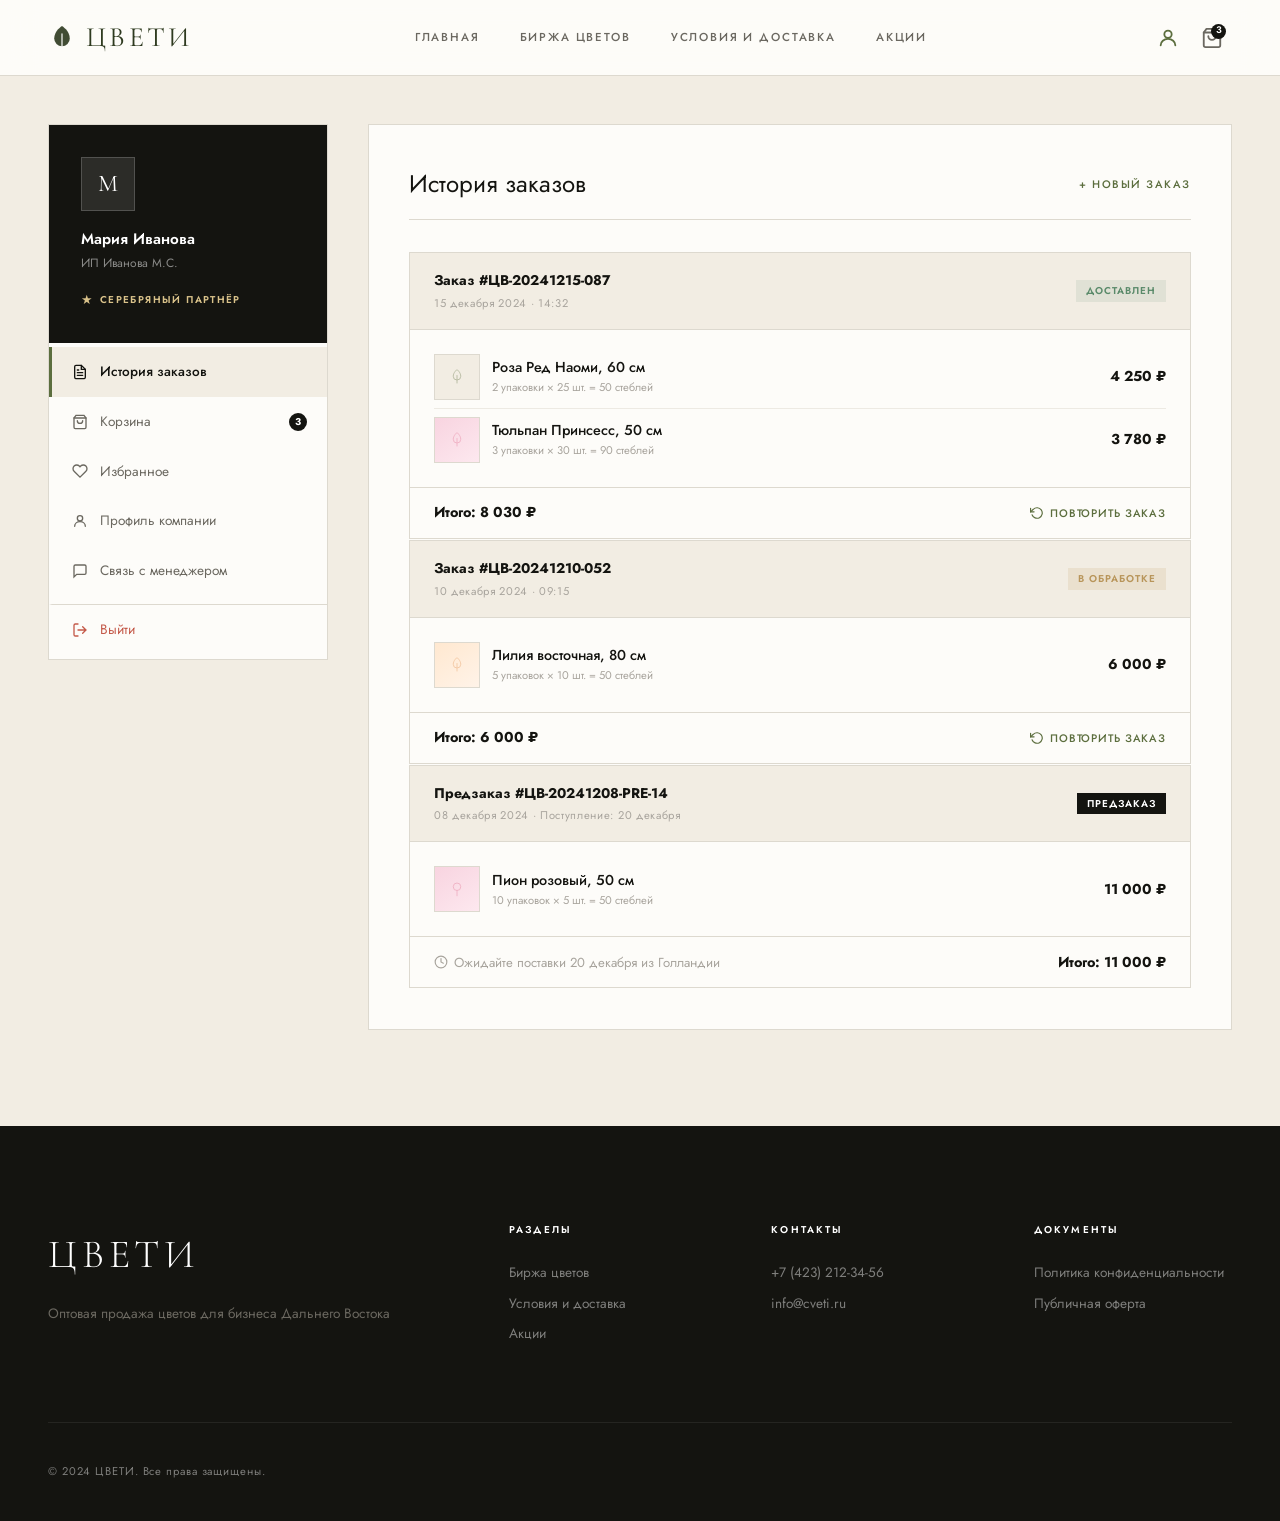
<file: cabinet.html>
<!DOCTYPE html>
<html lang="ru">
<head>
  <meta charset="UTF-8">
  <meta name="viewport" content="width=device-width, initial-scale=1.0">
  <title>Личный кабинет — ЦВЕТИ</title>
  <link rel="stylesheet" href="css/style.css">
</head>
<body>

<!-- ── NAV ──────────────────────────────── -->
<nav class="nav nav--solid" id="mainNav">
  <div class="nav__inner">
    <a href="index.html" class="nav__logo">
      <svg class="nav__logo-leaf" viewBox="0 0 36 36" fill="none">
        <path d="M18 4C18 4 8 10 8 20a10 10 0 0020 0C28 10 18 4 18 4z" fill="currentColor" opacity=".9"/>
        <path d="M18 14v16" stroke="white" stroke-width="1.5" stroke-linecap="round"/>
      </svg>
      ЦВЕТИ
    </a>
    <div class="nav__links">
      <a href="index.html"    class="nav__link">Главная</a>
      <a href="shop.html"     class="nav__link">Биржа цветов</a>
      <a href="delivery.html" class="nav__link">Условия и доставка</a>
      <a href="news.html"     class="nav__link">Акции</a>
    </div>
    <div class="nav__actions">
      <a href="cabinet.html" class="nav__icon-btn" style="color:var(--c-olive);">
        <svg width="22" height="22" viewBox="0 0 24 24" fill="none" stroke="currentColor" stroke-width="2" stroke-linecap="round" stroke-linejoin="round"><circle cx="12" cy="8" r="4"/><path d="M4 20c0-4 3.6-7 8-7s8 3 8 7"/></svg>
      </a>
      <a href="cabinet.html#cart" class="nav__icon-btn">
        <svg width="22" height="22" viewBox="0 0 24 24" fill="none" stroke="currentColor" stroke-width="2" stroke-linecap="round" stroke-linejoin="round"><path d="M6 2L3 6v14a2 2 0 002 2h14a2 2 0 002-2V6l-3-4z"/><line x1="3" y1="6" x2="21" y2="6"/><path d="M16 10a4 4 0 01-8 0"/></svg>
        <span class="nav__badge">3</span>
      </a>
    </div>
    <button class="nav__hamburger" id="hamburger">
      <svg width="24" height="24" viewBox="0 0 24 24" fill="none" stroke="currentColor" stroke-width="2" stroke-linecap="round"><line x1="3" y1="6" x2="21" y2="6"/><line x1="3" y1="12" x2="21" y2="12"/><line x1="3" y1="18" x2="21" y2="18"/></svg>
    </button>
  </div>
</nav>

<div class="cabinet-page">
  <div class="container">
    <div class="cabinet__layout">

      <!-- ── САЙДБАР ─────────────────── -->
      <aside class="cabinet__sidebar">
        <div class="cabinet__nav">
          <div class="cabinet__user">
            <div class="cabinet__avatar">М</div>
            <div class="cabinet__user-name">Мария Иванова</div>
            <div class="cabinet__user-org">ИП Иванова М.С.</div>
            <div class="cabinet__status">Серебряный партнёр</div>
          </div>
          <nav class="cabinet__menu">
            <div class="cabinet__menu-item cabinet__menu-item--active" data-section="orders">
              <svg viewBox="0 0 24 24" fill="none" stroke="currentColor" stroke-width="2" stroke-linecap="round"><path d="M14 2H6a2 2 0 00-2 2v16a2 2 0 002 2h12a2 2 0 002-2V8z"/><polyline points="14 2 14 8 20 8"/><line x1="16" y1="13" x2="8" y2="13"/><line x1="16" y1="17" x2="8" y2="17"/><polyline points="10 9 9 9 8 9"/></svg>
              История заказов
            </div>
            <div class="cabinet__menu-item" data-section="cart">
              <svg viewBox="0 0 24 24" fill="none" stroke="currentColor" stroke-width="2" stroke-linecap="round"><path d="M6 2L3 6v14a2 2 0 002 2h14a2 2 0 002-2V6l-3-4z"/><line x1="3" y1="6" x2="21" y2="6"/><path d="M16 10a4 4 0 01-8 0"/></svg>
              Корзина
              <span class="cabinet__menu-badge">3</span>
            </div>
            <div class="cabinet__menu-item" data-section="favorites">
              <svg viewBox="0 0 24 24" fill="none" stroke="currentColor" stroke-width="2" stroke-linecap="round"><path d="M20.84 4.61a5.5 5.5 0 00-7.78 0L12 5.67l-1.06-1.06a5.5 5.5 0 00-7.78 7.78l1.06 1.06L12 21.23l7.78-7.78 1.06-1.06a5.5 5.5 0 000-7.78z"/></svg>
              Избранное
            </div>
            <div class="cabinet__menu-item" data-section="profile">
              <svg viewBox="0 0 24 24" fill="none" stroke="currentColor" stroke-width="2" stroke-linecap="round"><circle cx="12" cy="8" r="4"/><path d="M4 20c0-4 3.6-7 8-7s8 3 8 7"/></svg>
              Профиль компании
            </div>
            <div class="cabinet__menu-item" data-section="manager">
              <svg viewBox="0 0 24 24" fill="none" stroke="currentColor" stroke-width="2" stroke-linecap="round"><path d="M21 15a2 2 0 01-2 2H7l-4 4V5a2 2 0 012-2h14a2 2 0 012 2z"/></svg>
              Связь с менеджером
            </div>
            <div class="cabinet__menu-item" style="color:var(--c-error); margin-top:.5rem; border-top:1px solid var(--c-border);">
              <svg viewBox="0 0 24 24" fill="none" stroke="currentColor" stroke-width="2" stroke-linecap="round"><path d="M9 21H5a2 2 0 01-2-2V5a2 2 0 012-2h4M16 17l5-5-5-5M21 12H9"/></svg>
              Выйти
            </div>
          </nav>
        </div>
      </aside>

      <!-- ── ОСНОВНОЙ КОНТЕНТ ─────────── -->
      <div class="cabinet__main">

        <!-- ИСТОРИЯ ЗАКАЗОВ -->
        <div class="cabinet__card" id="section-orders">
          <div class="cabinet__card-title">
            История заказов
            <a href="shop.html">+ Новый заказ</a>
          </div>

          <!-- Заказ 1 -->
          <div class="order-card">
            <div class="order-card__head">
              <div class="order-card__head-left">
                <div class="order-card__id">Заказ #ЦВ-20241215-087</div>
                <div class="order-card__date">15 декабря 2024 · 14:32</div>
              </div>
              <span class="badge badge--available">Доставлен</span>
            </div>
            <div class="order-card__body">
              <div class="order-item">
                <div class="order-item__img">
                  <svg viewBox="0 0 24 24" fill="none" stroke="currentColor" stroke-width="1.2"><path d="M12 2C12 2 7 6 7 11a5 5 0 0010 0C17 6 12 2 12 2z"/><path d="M12 10v10" stroke-linecap="round"/></svg>
                </div>
                <div class="order-item__info">
                  <div class="order-item__name">Роза Ред Наоми, 60 см</div>
                  <div class="order-item__qty">2 упаковки × 25 шт. = 50 стеблей</div>
                </div>
                <div class="order-item__price">4 250 ₽</div>
              </div>
              <div class="order-item">
                <div class="order-item__img" style="background:linear-gradient(145deg,#F8D4E0,#FDE8EF);">
                  <svg viewBox="0 0 24 24" fill="none" stroke="#E07090" stroke-width="1.2"><path d="M12 2C12 2 7 6 7 11a5 5 0 0010 0C17 6 12 2 12 2z"/><path d="M12 10v10" stroke-linecap="round"/></svg>
                </div>
                <div class="order-item__info">
                  <div class="order-item__name">Тюльпан Принсесс, 50 см</div>
                  <div class="order-item__qty">3 упаковки × 30 шт. = 90 стеблей</div>
                </div>
                <div class="order-item__price">3 780 ₽</div>
              </div>
            </div>
            <div class="order-card__foot">
              <div class="order-card__total">Итого: 8 030 ₽</div>
              <button class="order-card__repeat">
                <svg width="14" height="14" viewBox="0 0 24 24" fill="none" stroke="currentColor" stroke-width="2" stroke-linecap="round"><polyline points="1 4 1 10 7 10"/><path d="M3.51 15a9 9 0 102.13-9.36L1 10"/></svg>
                Повторить заказ
              </button>
            </div>
          </div>

          <!-- Заказ 2 -->
          <div class="order-card">
            <div class="order-card__head">
              <div class="order-card__head-left">
                <div class="order-card__id">Заказ #ЦВ-20241210-052</div>
                <div class="order-card__date">10 декабря 2024 · 09:15</div>
              </div>
              <span class="badge badge--transit">В обработке</span>
            </div>
            <div class="order-card__body">
              <div class="order-item">
                <div class="order-item__img" style="background:linear-gradient(145deg,#FFE8D0,#FFF3E8);">
                  <svg viewBox="0 0 24 24" fill="none" stroke="#E09050" stroke-width="1.2"><path d="M12 2C12 2 7 6 7 11a5 5 0 0010 0C17 6 12 2 12 2z"/><path d="M12 10v10" stroke-linecap="round"/></svg>
                </div>
                <div class="order-item__info">
                  <div class="order-item__name">Лилия восточная, 80 см</div>
                  <div class="order-item__qty">5 упаковок × 10 шт. = 50 стеблей</div>
                </div>
                <div class="order-item__price">6 000 ₽</div>
              </div>
            </div>
            <div class="order-card__foot">
              <div class="order-card__total">Итого: 6 000 ₽</div>
              <button class="order-card__repeat">
                <svg width="14" height="14" viewBox="0 0 24 24" fill="none" stroke="currentColor" stroke-width="2" stroke-linecap="round"><polyline points="1 4 1 10 7 10"/><path d="M3.51 15a9 9 0 102.13-9.36L1 10"/></svg>
                Повторить заказ
              </button>
            </div>
          </div>

          <!-- Предзаказ -->
          <div class="order-card">
            <div class="order-card__head">
              <div class="order-card__head-left">
                <div class="order-card__id">Предзаказ #ЦВ-20241208-PRE-14</div>
                <div class="order-card__date">08 декабря 2024 · Поступление: 20 декабря</div>
              </div>
              <span class="badge badge--new">Предзаказ</span>
            </div>
            <div class="order-card__body">
              <div class="order-item">
                <div class="order-item__img" style="background:linear-gradient(145deg,#F8D4E0,#FDE8EF);">
                  <svg viewBox="0 0 24 24" fill="none" stroke="#E07090" stroke-width="1.2"><circle cx="12" cy="9" r="5"/><path d="M12 14v7" stroke-linecap="round"/></svg>
                </div>
                <div class="order-item__info">
                  <div class="order-item__name">Пион розовый, 50 см</div>
                  <div class="order-item__qty">10 упаковок × 5 шт. = 50 стеблей</div>
                </div>
                <div class="order-item__price">11 000 ₽</div>
              </div>
            </div>
            <div class="order-card__foot">
              <div style="font-size:.82rem; color:var(--c-text-light); display:flex; align-items:center; gap:6px;">
                <svg width="14" height="14" viewBox="0 0 24 24" fill="none" stroke="currentColor" stroke-width="2" stroke-linecap="round"><circle cx="12" cy="12" r="10"/><polyline points="12 6 12 12 16 14"/></svg>
                Ожидайте поставки 20 декабря из Голландии
              </div>
              <div class="order-card__total">Итого: 11 000 ₽</div>
            </div>
          </div>
        </div>

        <!-- КОРЗИНА -->
        <div class="cabinet__card" id="section-cart">
          <div class="cabinet__card-title">
            Корзина
            <a href="shop.html">Продолжить покупки</a>
          </div>

          <!-- Таймер -->
          <div class="cart-timer">
            <svg viewBox="0 0 24 24" fill="none" stroke="currentColor" stroke-width="2" stroke-linecap="round"><circle cx="12" cy="12" r="10"/><polyline points="12 6 12 12 16 14"/></svg>
            Корзина будет обнулена через: <strong id="cartTimer">47:23</strong>
          </div>

          <!-- Товары в корзине -->
          <div class="cart-item">
            <div class="cart-item__img">
              <svg viewBox="0 0 24 24" fill="none" stroke="currentColor" stroke-width="1.2"><path d="M12 2C12 2 7 6 7 11a5 5 0 0010 0C17 6 12 2 12 2z"/><path d="M12 10v10" stroke-linecap="round"/></svg>
            </div>
            <div class="cart-item__info">
              <div class="cart-item__name">Роза Ред Наоми, 60 см · Эквадор</div>
              <div class="cart-item__meta">85 ₽/стебель · упаковка 25 шт.</div>
              <div class="qty-ctrl" style="margin-top:8px;">
                <button class="qty-btn" style="width:30px;height:30px;font-size:1rem;">−</button>
                <input type="number" class="qty-input" value="2" style="width:50px;font-size:.9rem;">
                <button class="qty-btn" style="width:30px;height:30px;font-size:1rem;">+</button>
              </div>
            </div>
            <div class="cart-item__price">4 250 ₽</div>
            <button class="cart-item__remove" title="Удалить">
              <svg viewBox="0 0 24 24" fill="none" stroke="currentColor" stroke-width="2" stroke-linecap="round"><line x1="18" y1="6" x2="6" y2="18"/><line x1="6" y1="6" x2="18" y2="18"/></svg>
            </button>
          </div>

          <div class="cart-item">
            <div class="cart-item__img" style="background:linear-gradient(145deg,#FFD8D8,#FFE8E8);">
              <svg viewBox="0 0 24 24" fill="none" stroke="#CC4444" stroke-width="1.2"><path d="M12 3C10 7 8 10 10 14M12 3C15 5 16 8 14 11M12 18v3" stroke-linecap="round"/></svg>
            </div>
            <div class="cart-item__info">
              <div class="cart-item__name">Гвоздика Корональ, 60 см · Колумбия</div>
              <div class="cart-item__meta">38 ₽/стебель · упаковка 20 шт.</div>
              <div class="qty-ctrl" style="margin-top:8px;">
                <button class="qty-btn" style="width:30px;height:30px;font-size:1rem;">−</button>
                <input type="number" class="qty-input" value="1" style="width:50px;font-size:.9rem;">
                <button class="qty-btn" style="width:30px;height:30px;font-size:1rem;">+</button>
              </div>
            </div>
            <div class="cart-item__price">760 ₽</div>
            <button class="cart-item__remove" title="Удалить">
              <svg viewBox="0 0 24 24" fill="none" stroke="currentColor" stroke-width="2" stroke-linecap="round"><line x1="18" y1="6" x2="6" y2="18"/><line x1="6" y1="6" x2="18" y2="18"/></svg>
            </button>
          </div>

          <div class="cart-item">
            <div class="cart-item__img" style="background:linear-gradient(145deg,#D0E8F0,#EAF5F9);">
              <svg viewBox="0 0 24 24" fill="none" stroke="#4090B0" stroke-width="1.2"><circle cx="8" cy="8" r="2.5"/><circle cx="16" cy="8" r="2.5"/><circle cx="8" cy="16" r="2.5"/><circle cx="16" cy="16" r="2.5"/><path d="M12 12v8" stroke-linecap="round"/></svg>
            </div>
            <div class="cart-item__info">
              <div class="cart-item__name">Гортензия синяя, 55 см · Колумбия</div>
              <div class="cart-item__meta">185 ₽/стебель · упаковка 5 шт.</div>
              <div class="qty-ctrl" style="margin-top:8px;">
                <button class="qty-btn" style="width:30px;height:30px;font-size:1rem;">−</button>
                <input type="number" class="qty-input" value="2" style="width:50px;font-size:.9rem;">
                <button class="qty-btn" style="width:30px;height:30px;font-size:1rem;">+</button>
              </div>
            </div>
            <div class="cart-item__price">1 850 ₽</div>
            <button class="cart-item__remove" title="Удалить">
              <svg viewBox="0 0 24 24" fill="none" stroke="currentColor" stroke-width="2" stroke-linecap="round"><line x1="18" y1="6" x2="6" y2="18"/><line x1="6" y1="6" x2="18" y2="18"/></svg>
            </button>
          </div>

          <!-- Итог -->
          <div class="cart-summary">
            <div class="cart-summary__row">
              <span>Товары (3 позиции)</span>
              <span>6 860 ₽</span>
            </div>
            <div class="cart-summary__row">
              <span>Скидка партнёра (−5%)</span>
              <span style="color:var(--c-success);">−343 ₽</span>
            </div>
            <div class="cart-summary__row">
              <span>Доставка</span>
              <span>рассчитывается</span>
            </div>
            <div class="cart-summary__row cart-summary__row--total">
              <span>Итого</span>
              <span>6 517 ₽</span>
            </div>
          </div>

          <!-- Способ получения -->
          <div style="margin-top:1.5rem;">
            <div style="font-size:.85rem; font-weight:600; margin-bottom:.85rem;">Способ получения:</div>
            <div class="delivery-opts">
              <div class="delivery-opt delivery-opt--active" id="pickupBtn">
                <svg width="20" height="20" viewBox="0 0 24 24" fill="none" stroke="currentColor" stroke-width="2" stroke-linecap="round" style="margin:0 auto .5rem;display:block;"><path d="M21 10c0 7-9 13-9 13s-9-6-9-13a9 9 0 0118 0z"/><circle cx="12" cy="10" r="3"/></svg>
                <h4>Самовывоз</h4>
                <p>ул. Фокина, 12</p>
              </div>
              <div class="delivery-opt" id="deliveryBtn">
                <svg width="20" height="20" viewBox="0 0 24 24" fill="none" stroke="currentColor" stroke-width="2" stroke-linecap="round" style="margin:0 auto .5rem;display:block;"><rect x="1" y="3" width="15" height="13" rx="1"/><path d="M16 8h4l3 5v3h-7V8z"/><circle cx="5.5" cy="18.5" r="2.5"/><circle cx="18.5" cy="18.5" r="2.5"/></svg>
                <h4>Доставка</h4>
                <p>по ДВ регионам</p>
              </div>
            </div>

            <!-- Форма доставки (скрытая) -->
            <div class="delivery-form" id="deliveryForm">
              <div class="form-row">
                <div class="form-group">
                  <label class="form-label">Город</label>
                  <select class="form-select">
                    <option>Выберите город</option>
                    <option>Владивосток</option>
                    <option>Хабаровск</option>
                    <option>Южно-Сахалинск</option>
                    <option>Благовещенск</option>
                    <option>Магадан</option>
                    <option>Петропавловск-Камчатский</option>
                    <option>Якутск</option>
                  </select>
                </div>
                <div class="form-group">
                  <label class="form-label">Дата доставки</label>
                  <input type="date" class="form-input">
                </div>
              </div>
              <div class="form-group">
                <label class="form-label">Адрес доставки</label>
                <input type="text" class="form-input" placeholder="Улица, дом, квартира">
              </div>
              <div class="form-row">
                <div class="form-group">
                  <label class="form-label">Время доставки</label>
                  <select class="form-select">
                    <option>Первая половина дня (9:00-13:00)</option>
                    <option>Вторая половина дня (13:00-18:00)</option>
                  </select>
                </div>
                <div class="form-group">
                  <label class="form-label">Контактный телефон</label>
                  <input type="tel" class="form-input" placeholder="+7 (___) ___-__-__">
                </div>
              </div>
            </div>
          </div>

          <button class="btn btn--primary btn--full" style="margin-top:1.25rem; padding:16px;">
            Оформить заказ
          </button>
          <div style="text-align:center; font-size:.78rem; color:var(--c-text-light); margin-top:.75rem;">
            После оформления вы получите подтверждение на email с составом заказа
          </div>
        </div>

        <!-- ПРОФИЛЬ -->
        <div class="cabinet__card" id="section-profile">
          <div class="cabinet__card-title">
            Профиль компании
          </div>

          <!-- Статус лояльности -->
          <div style="background:linear-gradient(135deg,var(--c-olive-dark),var(--c-olive-mid)); border-radius:var(--radius-lg); padding:1.5rem; margin-bottom:1.5rem; color:#fff; display:flex; gap:1.5rem; align-items:center;">
            <div style="text-align:center; min-width:80px;">
              <div style="font-size:2rem;">⭐</div>
              <div style="font-size:.72rem; opacity:.8; text-transform:uppercase; letter-spacing:.1em; margin-top:.25rem;">Серебро</div>
            </div>
            <div>
              <div style="font-weight:600; margin-bottom:.35rem;">Участник программы лояльности</div>
              <div style="font-size:.85rem; opacity:.8; margin-bottom:.75rem;">Статус: Серебряный партнёр · Скидка 5% на все заказы</div>
              <div style="background:rgba(255,255,255,.15); border-radius:40px; height:6px; width:240px; overflow:hidden;">
                <div style="background:var(--c-gold); height:100%; width:60%;"></div>
              </div>
              <div style="font-size:.75rem; opacity:.7; margin-top:.4rem;">60 000 / 100 000 ₽ до статуса Золото</div>
            </div>
          </div>

          <form>
            <div style="font-size:.72rem; font-weight:700; text-transform:uppercase; letter-spacing:.16em; color:var(--c-text-light); margin-bottom:1rem; padding-bottom:.5rem; border-bottom:1px solid var(--c-border);">Данные компании</div>
            <div class="form-row">
              <div class="form-group">
                <label class="form-label">Название организации</label>
                <input type="text" class="form-input" value="ИП Иванова М.С.">
              </div>
              <div class="form-group">
                <label class="form-label">ИНН</label>
                <input type="text" class="form-input" value="253812345678">
              </div>
            </div>
            <div class="form-row">
              <div class="form-group">
                <label class="form-label">Регион</label>
                <select class="form-select">
                  <option selected>Приморский край</option>
                  <option>Хабаровский край</option>
                  <option>Амурская область</option>
                  <option>Сахалинская область</option>
                </select>
              </div>
              <div class="form-group">
                <label class="form-label">Вид деятельности</label>
                <select class="form-select">
                  <option selected>Цветочный магазин</option>
                  <option>Флористическая студия</option>
                  <option>Оформление мероприятий</option>
                  <option>Другое</option>
                </select>
              </div>
            </div>

            <div style="font-size:.72rem; font-weight:700; text-transform:uppercase; letter-spacing:.16em; color:var(--c-text-light); margin: 1.5rem 0 1rem; padding-bottom:.5rem; border-bottom:1px solid var(--c-border);">Контактное лицо</div>
            <div class="form-row">
              <div class="form-group">
                <label class="form-label">ФИО</label>
                <input type="text" class="form-input" value="Иванова Мария Сергеевна">
              </div>
              <div class="form-group">
                <label class="form-label">Телефон</label>
                <input type="tel" class="form-input" value="+7 (914) 312-45-67">
              </div>
            </div>
            <div class="form-group">
              <label class="form-label">Email</label>
              <input type="email" class="form-input" value="m.ivanova@flowers.ru">
            </div>

            <button type="submit" class="btn btn--primary">Сохранить изменения</button>
          </form>
        </div>

        <!-- ИЗБРАННОЕ -->
        <div class="cabinet__card" id="section-favorites">
          <div class="cabinet__card-title">
            Избранное
            <a href="shop.html">Перейти в каталог</a>
          </div>
          <div style="display:grid; grid-template-columns:repeat(3,1fr); gap:1rem;">
            <div style="border:1.5px solid var(--c-border); border-radius:var(--radius-lg); overflow:hidden; transition:all .3s;">
              <div style="aspect-ratio:1; background:linear-gradient(145deg,var(--c-olive-pale),var(--c-cream)); display:flex; align-items:center; justify-content:center;">
                <svg width="36" height="36" viewBox="0 0 24 24" fill="none" stroke="var(--c-olive)" stroke-width="1" opacity=".4"><path d="M12 2C12 2 7 6 7 11a5 5 0 0010 0C17 6 12 2 12 2z"/><path d="M12 10v10" stroke-linecap="round"/></svg>
              </div>
              <div style="padding:.85rem;">
                <div style="font-family:var(--font-serif);font-size:1.05rem;margin-bottom:3px;">Хризантема Аматист</div>
                <div style="font-size:.75rem;color:var(--c-text-light);margin-bottom:.6rem;">🇰🇪 Кения · В наличии</div>
                <div style="display:flex;justify-content:space-between;align-items:center;">
                  <span style="font-weight:700;color:var(--c-olive-dark);">68 ₽</span>
                  <button class="btn btn--primary btn--sm">В корзину</button>
                </div>
              </div>
            </div>
            <div style="border:1.5px solid var(--c-border); border-radius:var(--radius-lg); overflow:hidden;">
              <div style="aspect-ratio:1; background:linear-gradient(145deg,#F8D4E0,#FDE8EF); display:flex; align-items:center; justify-content:center;">
                <svg width="36" height="36" viewBox="0 0 24 24" fill="none" stroke="#E07090" stroke-width="1" opacity=".4"><circle cx="12" cy="9" r="5"/><path d="M12 14v7" stroke-linecap="round"/></svg>
              </div>
              <div style="padding:.85rem;">
                <div style="font-family:var(--font-serif);font-size:1.05rem;margin-bottom:3px;">Пион розовый</div>
                <div style="font-size:.75rem;color:var(--c-text-light);margin-bottom:.6rem;">🇳🇱 Голландия · Акция</div>
                <div style="display:flex;justify-content:space-between;align-items:center;">
                  <span style="font-weight:700;color:var(--c-olive-dark);">220 ₽</span>
                  <button class="btn btn--primary btn--sm">В корзину</button>
                </div>
              </div>
            </div>
            <div style="border:1.5px solid var(--c-border); border-radius:var(--radius-lg); overflow:hidden;">
              <div style="aspect-ratio:1; background:linear-gradient(145deg,#D0E8F0,#EAF5F9); display:flex; align-items:center; justify-content:center;">
                <svg width="36" height="36" viewBox="0 0 24 24" fill="none" stroke="#4090B0" stroke-width="1" opacity=".4"><circle cx="8" cy="8" r="2.5"/><circle cx="16" cy="8" r="2.5"/><circle cx="8" cy="16" r="2.5"/><circle cx="16" cy="16" r="2.5"/><path d="M12 12v8" stroke-linecap="round"/></svg>
              </div>
              <div style="padding:.85rem;">
                <div style="font-family:var(--font-serif);font-size:1.05rem;margin-bottom:3px;">Гортензия синяя</div>
                <div style="font-size:.75rem;color:var(--c-text-light);margin-bottom:.6rem;">🇨🇴 Колумбия · В пути</div>
                <div style="display:flex;justify-content:space-between;align-items:center;">
                  <span style="font-weight:700;color:var(--c-olive-dark);">185 ₽</span>
                  <button class="btn btn--ghost btn--sm">Предзаказ</button>
                </div>
              </div>
            </div>
          </div>
        </div>

      </div><!-- /cabinet__main -->
    </div><!-- /cabinet__layout -->
  </div><!-- /container -->
</div><!-- /cabinet-page -->

<!-- ── FOOTER ─────────────────────────── -->
<footer class="footer">
  <div class="container">
    <div class="footer__grid">
      <div>
        <span class="footer__logo">ЦВЕТИ</span>
        <p class="footer__tagline">Оптовая продажа цветов для бизнеса Дальнего Востока</p>
      </div>
      <div>
        <div class="footer__col-title">Разделы</div>
        <div class="footer__links">
          <a href="shop.html"     class="footer__link">Биржа цветов</a>
          <a href="delivery.html" class="footer__link">Условия и доставка</a>
          <a href="news.html"     class="footer__link">Акции</a>
        </div>
      </div>
      <div>
        <div class="footer__col-title">Контакты</div>
        <div class="footer__links">
          <span class="footer__link">+7 (423) 212-34-56</span>
          <span class="footer__link">info@cveti.ru</span>
        </div>
      </div>
      <div>
        <div class="footer__col-title">Документы</div>
        <div class="footer__links">
          <a href="#" class="footer__link">Политика конфиденциальности</a>
          <a href="#" class="footer__link">Публичная оферта</a>
        </div>
      </div>
    </div>
    <div class="footer__bottom">
      <span>© 2024 ЦВЕТИ. Все права защищены.</span>
    </div>
  </div>
</footer>

<script src="js/main.js"></script>
</body>
</html>
</file>
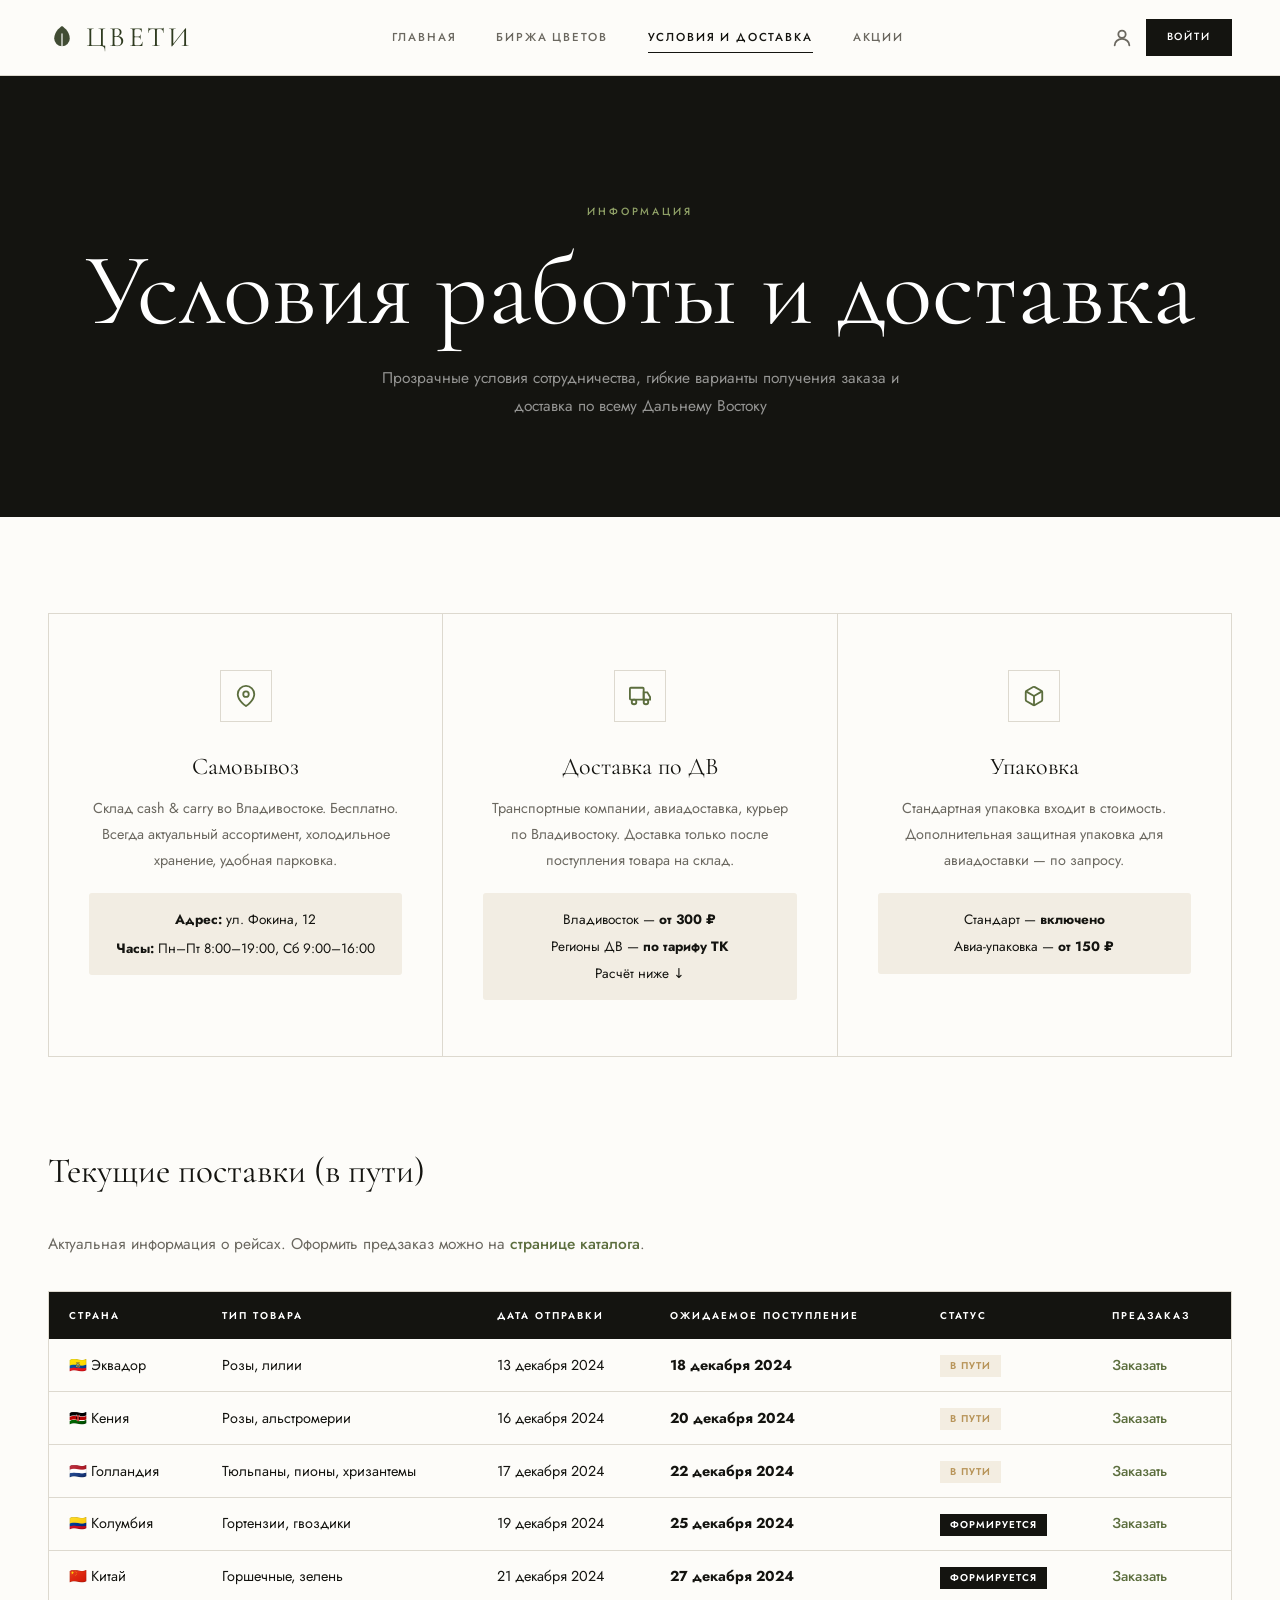
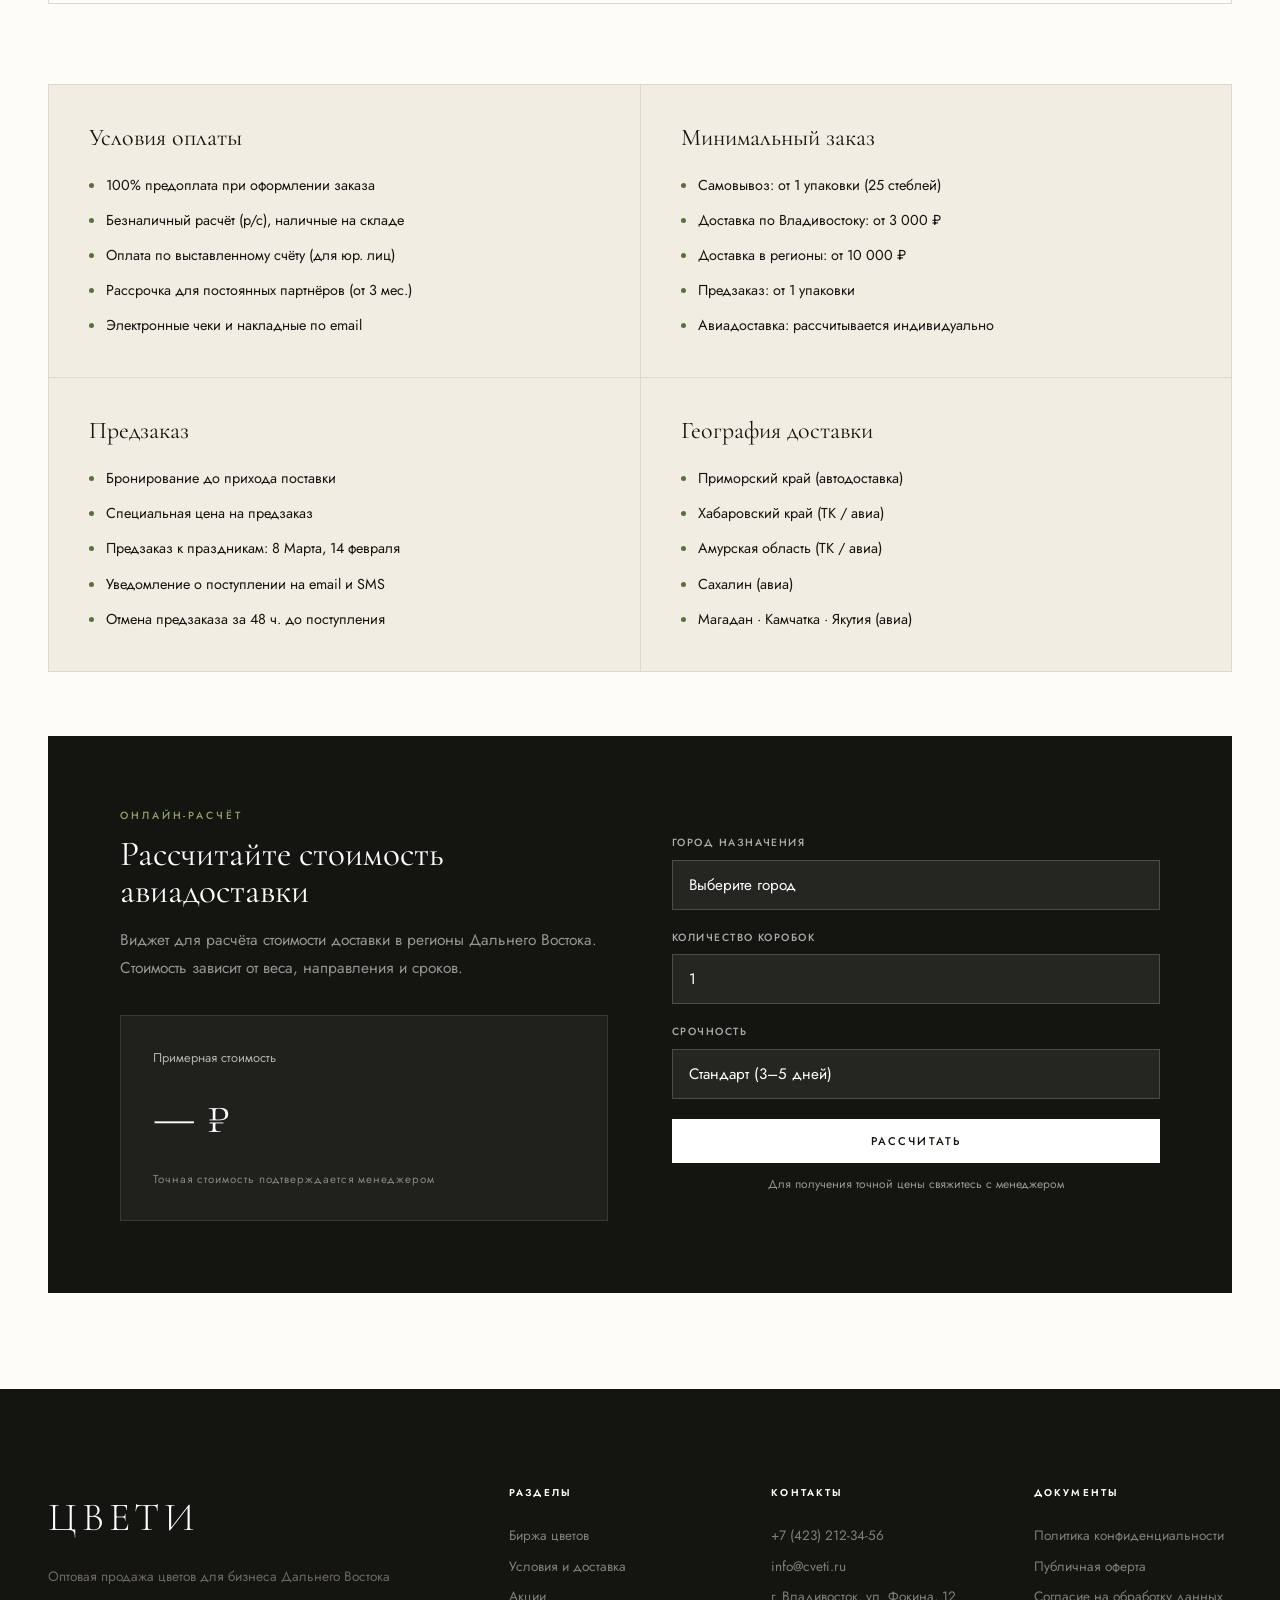
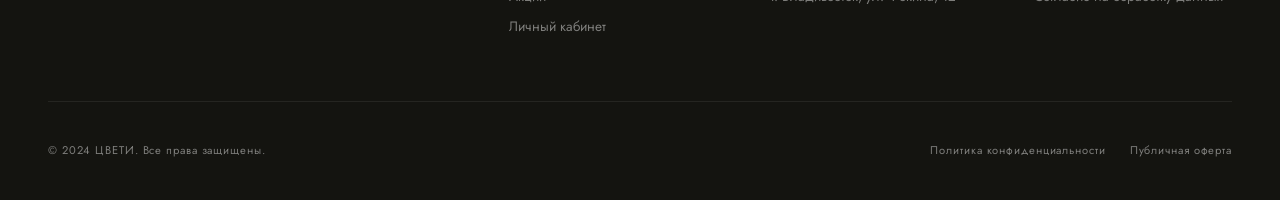
<file: delivery.html>
<!DOCTYPE html>
<html lang="ru">
<head>
  <meta charset="UTF-8">
  <meta name="viewport" content="width=device-width, initial-scale=1.0">
  <title>Условия и доставка — ЦВЕТИ</title>
  <link rel="stylesheet" href="css/style.css">
</head>
<body>

<!-- ── NAV ──────────────────────────────── -->
<nav class="nav nav--solid" id="mainNav">
  <div class="nav__inner">
    <a href="index.html" class="nav__logo">
      <svg class="nav__logo-leaf" viewBox="0 0 36 36" fill="none">
        <path d="M18 4C18 4 8 10 8 20a10 10 0 0020 0C28 10 18 4 18 4z" fill="currentColor" opacity=".9"/>
        <path d="M18 14v16" stroke="white" stroke-width="1.5" stroke-linecap="round"/>
      </svg>
      ЦВЕТИ
    </a>
    <div class="nav__links">
      <a href="index.html"    class="nav__link">Главная</a>
      <a href="shop.html"     class="nav__link">Биржа цветов</a>
      <a href="delivery.html" class="nav__link nav__link--active">Условия и доставка</a>
      <a href="news.html"     class="nav__link">Акции</a>
    </div>
    <div class="nav__actions">
      <a href="cabinet.html" class="nav__icon-btn">
        <svg width="22" height="22" viewBox="0 0 24 24" fill="none" stroke="currentColor" stroke-width="2" stroke-linecap="round" stroke-linejoin="round"><circle cx="12" cy="8" r="4"/><path d="M4 20c0-4 3.6-7 8-7s8 3 8 7"/></svg>
      </a>
      <a href="login.html" class="btn btn--primary btn--sm">Войти</a>
    </div>
    <button class="nav__hamburger" id="hamburger">
      <svg width="24" height="24" viewBox="0 0 24 24" fill="none" stroke="currentColor" stroke-width="2" stroke-linecap="round"><line x1="3" y1="6" x2="21" y2="6"/><line x1="3" y1="12" x2="21" y2="12"/><line x1="3" y1="18" x2="21" y2="18"/></svg>
    </button>
  </div>
</nav>

<div class="delivery-page">

  <!-- ── ГЕРОЙ ───────────────────────── -->
  <div class="delivery-hero">
    <div class="container">
      <span class="caption" style="color:var(--c-olive-light);margin-bottom:1rem;display:block;">Информация</span>
      <h1>Условия работы и доставка</h1>
      <p>Прозрачные условия сотрудничества, гибкие варианты получения заказа и доставка по всему Дальнему Востоку</p>
    </div>
  </div>

  <!-- ── КОНТЕНТ ──────────────────────── -->
  <div class="delivery-content">
    <div class="container">

      <!-- Карточки вариантов -->
      <div class="delivery-grid">
        <div class="delivery-card">
          <div class="delivery-card__icon">
            <svg viewBox="0 0 24 24" fill="none" stroke="currentColor" stroke-width="2" stroke-linecap="round"><path d="M21 10c0 7-9 13-9 13s-9-6-9-13a9 9 0 0118 0z"/><circle cx="12" cy="10" r="3"/></svg>
          </div>
          <h3>Самовывоз</h3>
          <p>Склад cash &amp; carry во Владивостоке. Бесплатно. Всегда актуальный ассортимент, холодильное хранение, удобная парковка.</p>
          <div style="margin-top:1.25rem; padding:1rem; background:var(--c-cream); border-radius:var(--radius); font-size:.85rem;">
            <div><strong>Адрес:</strong> ул. Фокина, 12</div>
            <div style="margin-top:.4rem;"><strong>Часы:</strong> Пн–Пт 8:00–19:00, Сб 9:00–16:00</div>
          </div>
        </div>
        <div class="delivery-card">
          <div class="delivery-card__icon">
            <svg viewBox="0 0 24 24" fill="none" stroke="currentColor" stroke-width="2" stroke-linecap="round"><rect x="1" y="3" width="15" height="13" rx="1"/><path d="M16 8h4l3 5v3h-7V8z"/><circle cx="5.5" cy="18.5" r="2.5"/><circle cx="18.5" cy="18.5" r="2.5"/></svg>
          </div>
          <h3>Доставка по ДВ</h3>
          <p>Транспортные компании, авиадоставка, курьер по Владивостоку. Доставка только после поступления товара на склад.</p>
          <div style="margin-top:1.25rem; padding:1rem; background:var(--c-cream); border-radius:var(--radius); font-size:.85rem;">
            <div>Владивосток — <strong>от 300 ₽</strong></div>
            <div style="margin-top:.3rem;">Регионы ДВ — <strong>по тарифу ТК</strong></div>
            <div style="margin-top:.3rem;">Расчёт ниже ↓</div>
          </div>
        </div>
        <div class="delivery-card">
          <div class="delivery-card__icon">
            <svg viewBox="0 0 24 24" fill="none" stroke="currentColor" stroke-width="2" stroke-linecap="round"><path d="M21 16V8a2 2 0 00-1-1.73l-7-4a2 2 0 00-2 0l-7 4A2 2 0 003 8v8a2 2 0 001 1.73l7 4a2 2 0 002 0l7-4A2 2 0 0021 16z"/><polyline points="3.27 6.96 12 12.01 20.73 6.96"/><line x1="12" y1="22.08" x2="12" y2="12"/></svg>
          </div>
          <h3>Упаковка</h3>
          <p>Стандартная упаковка входит в стоимость. Дополнительная защитная упаковка для авиадоставки — по запросу.</p>
          <div style="margin-top:1.25rem; padding:1rem; background:var(--c-cream); border-radius:var(--radius); font-size:.85rem;">
            <div>Стандарт — <strong>включено</strong></div>
            <div style="margin-top:.3rem;">Авиа-упаковка — <strong>от 150 ₽</strong></div>
          </div>
        </div>
      </div>

      <!-- Текущие поставки в пути -->
      <div class="delivery-section">
        <h2>Текущие поставки (в пути)</h2>
        <p style="margin-bottom:2rem;">Актуальная информация о рейсах. Оформить предзаказ можно на <a href="shop.html" style="color:var(--c-olive);font-weight:500;">странице каталога</a>.</p>

        <table class="shipments-table">
          <thead>
            <tr>
              <th>Страна</th>
              <th>Тип товара</th>
              <th>Дата отправки</th>
              <th>Ожидаемое поступление</th>
              <th>Статус</th>
              <th>Предзаказ</th>
            </tr>
          </thead>
          <tbody>
            <tr>
              <td>🇪🇨 Эквадор</td>
              <td>Розы, лилии</td>
              <td>13 декабря 2024</td>
              <td><strong>18 декабря 2024</strong></td>
              <td><span class="badge badge--transit">В пути</span></td>
              <td><a href="shop.html" style="color:var(--c-olive);font-weight:500;">Заказать</a></td>
            </tr>
            <tr>
              <td>🇰🇪 Кения</td>
              <td>Розы, альстромерии</td>
              <td>16 декабря 2024</td>
              <td><strong>20 декабря 2024</strong></td>
              <td><span class="badge badge--transit">В пути</span></td>
              <td><a href="shop.html" style="color:var(--c-olive);font-weight:500;">Заказать</a></td>
            </tr>
            <tr>
              <td>🇳🇱 Голландия</td>
              <td>Тюльпаны, пионы, хризантемы</td>
              <td>17 декабря 2024</td>
              <td><strong>22 декабря 2024</strong></td>
              <td><span class="badge badge--transit">В пути</span></td>
              <td><a href="shop.html" style="color:var(--c-olive);font-weight:500;">Заказать</a></td>
            </tr>
            <tr>
              <td>🇨🇴 Колумбия</td>
              <td>Гортензии, гвоздики</td>
              <td>19 декабря 2024</td>
              <td><strong>25 декабря 2024</strong></td>
              <td><span class="badge badge--new">Формируется</span></td>
              <td><a href="shop.html" style="color:var(--c-olive);font-weight:500;">Заказать</a></td>
            </tr>
            <tr>
              <td>🇨🇳 Китай</td>
              <td>Горшечные, зелень</td>
              <td>21 декабря 2024</td>
              <td><strong>27 декабря 2024</strong></td>
              <td><span class="badge badge--new">Формируется</span></td>
              <td><a href="shop.html" style="color:var(--c-olive);font-weight:500;">Заказать</a></td>
            </tr>
          </tbody>
        </table>
      </div>

      <!-- Условия работы -->
      <div class="delivery-info-grid">
        <div class="delivery-info-card">
          <h3>Условия оплаты</h3>
          <div class="delivery-info-list">
            <div class="delivery-info-item">100% предоплата при оформлении заказа</div>
            <div class="delivery-info-item">Безналичный расчёт (р/с), наличные на складе</div>
            <div class="delivery-info-item">Оплата по выставленному счёту (для юр. лиц)</div>
            <div class="delivery-info-item">Рассрочка для постоянных партнёров (от 3 мес.)</div>
            <div class="delivery-info-item">Электронные чеки и накладные по email</div>
          </div>
        </div>
        <div class="delivery-info-card">
          <h3>Минимальный заказ</h3>
          <div class="delivery-info-list">
            <div class="delivery-info-item">Самовывоз: от 1 упаковки (25 стеблей)</div>
            <div class="delivery-info-item">Доставка по Владивостоку: от 3 000 ₽</div>
            <div class="delivery-info-item">Доставка в регионы: от 10 000 ₽</div>
            <div class="delivery-info-item">Предзаказ: от 1 упаковки</div>
            <div class="delivery-info-item">Авиадоставка: рассчитывается индивидуально</div>
          </div>
        </div>
        <div class="delivery-info-card">
          <h3>Предзаказ</h3>
          <div class="delivery-info-list">
            <div class="delivery-info-item">Бронирование до прихода поставки</div>
            <div class="delivery-info-item">Специальная цена на предзаказ</div>
            <div class="delivery-info-item">Предзаказ к праздникам: 8 Марта, 14 февраля</div>
            <div class="delivery-info-item">Уведомление о поступлении на email и SMS</div>
            <div class="delivery-info-item">Отмена предзаказа за 48 ч. до поступления</div>
          </div>
        </div>
        <div class="delivery-info-card">
          <h3>География доставки</h3>
          <div class="delivery-info-list">
            <div class="delivery-info-item">Приморский край (автодоставка)</div>
            <div class="delivery-info-item">Хабаровский край (ТК / авиа)</div>
            <div class="delivery-info-item">Амурская область (ТК / авиа)</div>
            <div class="delivery-info-item">Сахалин (авиа)</div>
            <div class="delivery-info-item">Магадан · Камчатка · Якутия (авиа)</div>
          </div>
        </div>
      </div>

      <!-- Калькулятор доставки -->
      <div class="calculator-block">
        <div>
          <span class="caption" style="color:var(--c-olive-light);display:block;margin-bottom:.75rem;">Онлайн-расчёт</span>
          <h3>Рассчитайте стоимость<br>авиадоставки</h3>
          <p>Виджет для расчёта стоимости доставки в регионы Дальнего Востока. Стоимость зависит от веса, направления и сроков.</p>
          <div class="calc-result">
            <div style="font-size:.8rem; opacity:.65; margin-bottom:.5rem;">Примерная стоимость</div>
            <div class="calc-result__price" id="calcResult">— ₽</div>
            <div class="calc-result__note">Точная стоимость подтверждается менеджером</div>
          </div>
        </div>
        <div>
          <div class="calculator-form">
            <div class="form-group">
              <label class="form-label">Город назначения</label>
              <select class="form-select" id="calcCity">
                <option value="">Выберите город</option>
                <option value="3500">Хабаровск</option>
                <option value="6800">Южно-Сахалинск</option>
                <option value="5200">Благовещенск</option>
                <option value="9400">Магадан</option>
                <option value="11200">Петропавловск-Камчатский</option>
                <option value="14500">Якутск</option>
              </select>
            </div>
            <div class="form-group">
              <label class="form-label">Количество коробок</label>
              <input type="number" class="form-input" id="calcBoxes" value="1" min="1" max="100" placeholder="Кол-во коробок">
            </div>
            <div class="form-group">
              <label class="form-label">Срочность</label>
              <select class="form-select" id="calcSpeed">
                <option value="1">Стандарт (3–5 дней)</option>
                <option value="1.5">Ускоренная (1–2 дня)</option>
              </select>
            </div>
            <button class="btn btn--white btn--full" onclick="calculateDelivery()">Рассчитать</button>
            <div style="font-size:.75rem; opacity:.55; margin-top:.75rem; text-align:center;">
              Для получения точной цены свяжитесь с менеджером
            </div>
          </div>
        </div>
      </div>

    </div>
  </div>
</div><!-- /delivery-page -->

<!-- ── FOOTER ─────────────────────────── -->
<footer class="footer">
  <div class="container">
    <div class="footer__grid">
      <div>
        <span class="footer__logo">ЦВЕТИ</span>
        <p class="footer__tagline">Оптовая продажа цветов для бизнеса Дальнего Востока</p>
      </div>
      <div>
        <div class="footer__col-title">Разделы</div>
        <div class="footer__links">
          <a href="shop.html"     class="footer__link">Биржа цветов</a>
          <a href="delivery.html" class="footer__link">Условия и доставка</a>
          <a href="news.html"     class="footer__link">Акции</a>
          <a href="cabinet.html"  class="footer__link">Личный кабинет</a>
        </div>
      </div>
      <div>
        <div class="footer__col-title">Контакты</div>
        <div class="footer__links">
          <span class="footer__link">+7 (423) 212-34-56</span>
          <span class="footer__link">info@cveti.ru</span>
          <span class="footer__link">г. Владивосток, ул. Фокина, 12</span>
        </div>
      </div>
      <div>
        <div class="footer__col-title">Документы</div>
        <div class="footer__links">
          <a href="#" class="footer__link">Политика конфиденциальности</a>
          <a href="#" class="footer__link">Публичная оферта</a>
          <a href="#" class="footer__link">Согласие на обработку данных</a>
        </div>
      </div>
    </div>
    <div class="footer__bottom">
      <span>© 2024 ЦВЕТИ. Все права защищены.</span>
      <div class="footer__legal">
        <a href="#">Политика конфиденциальности</a>
        <a href="#">Публичная оферта</a>
      </div>
    </div>
  </div>
</footer>

<script src="js/main.js"></script>
<script>
function calculateDelivery() {
  const city   = document.getElementById('calcCity').value;
  const boxes  = parseInt(document.getElementById('calcBoxes').value) || 1;
  const speed  = parseFloat(document.getElementById('calcSpeed').value);
  if (!city) { alert('Выберите город назначения'); return; }
  const base  = parseInt(city);
  const total = Math.round(base * boxes * speed);
  document.getElementById('calcResult').textContent = total.toLocaleString('ru-RU') + ' ₽';
}
</script>
</body>
</html>
</file>
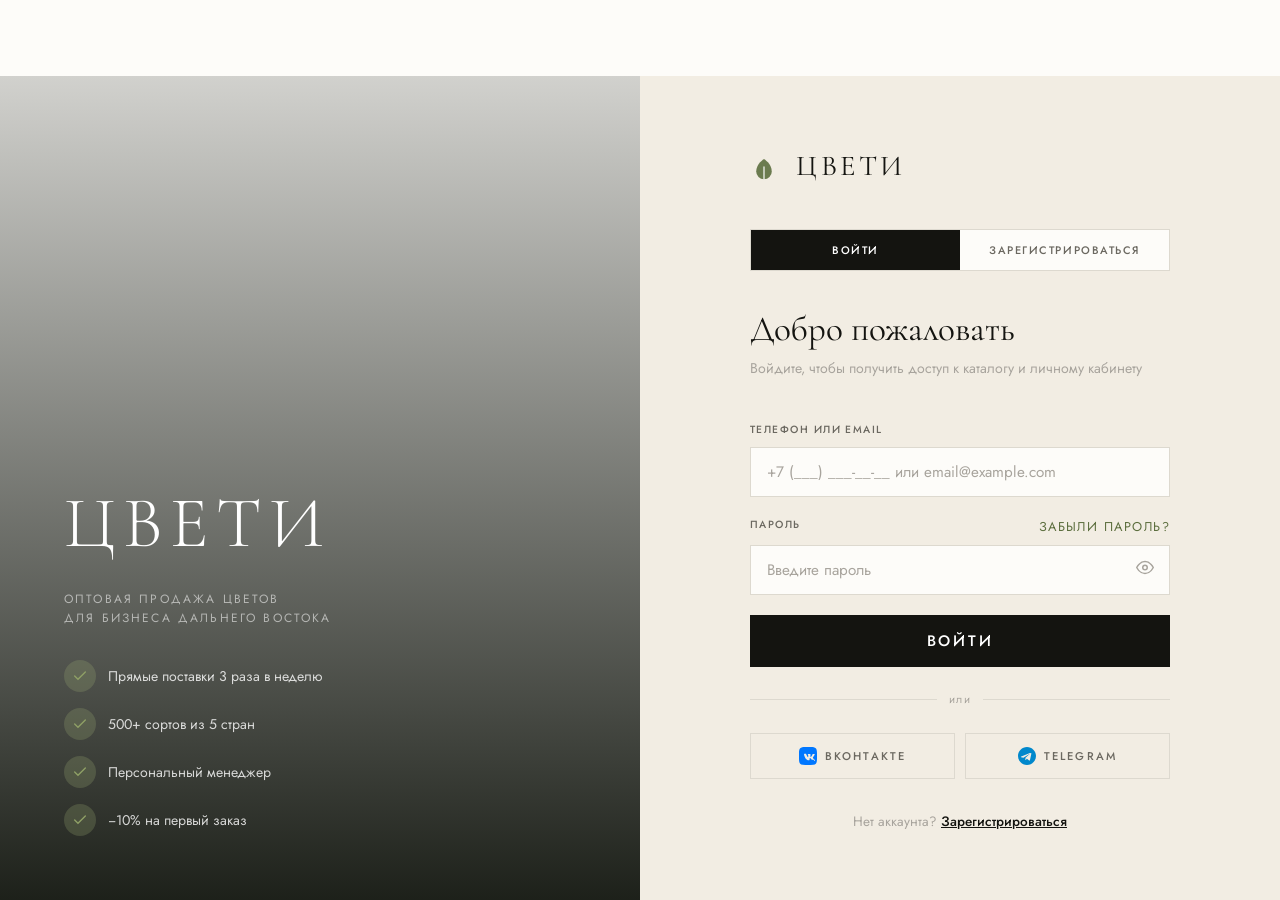
<file: login.html>
<!DOCTYPE html>
<html lang="ru">
<head>
  <meta charset="UTF-8">
  <meta name="viewport" content="width=device-width, initial-scale=1.0">
  <title>Войти / Зарегистрироваться — ЦВЕТИ</title>
  <link rel="stylesheet" href="css/style.css">
</head>
<body>

<div class="auth-page">

  <!-- ── ВИЗУАЛЬНАЯ СТОРОНА ─────────── -->
  <div class="auth__visual">
    <div class="auth__visual-content">
      <div class="auth__visual-logo">ЦВЕТИ</div>
      <div class="auth__visual-sub">Оптовая продажа цветов<br>для бизнеса Дальнего Востока</div>
      <div style="margin-top:2rem; display:flex; flex-direction:column; gap:1rem;">
        <div style="display:flex; gap:12px; align-items:center;">
          <div style="width:32px;height:32px;border-radius:50%;background:rgba(155,173,114,.25);display:flex;align-items:center;justify-content:center;flex-shrink:0;">
            <svg width="16" height="16" viewBox="0 0 24 24" fill="none" stroke="var(--c-olive-light)" stroke-width="2" stroke-linecap="round"><polyline points="20 6 9 17 4 12"/></svg>
          </div>
          <span style="font-size:.88rem; opacity:.8;">Прямые поставки 3 раза в неделю</span>
        </div>
        <div style="display:flex; gap:12px; align-items:center;">
          <div style="width:32px;height:32px;border-radius:50%;background:rgba(155,173,114,.25);display:flex;align-items:center;justify-content:center;flex-shrink:0;">
            <svg width="16" height="16" viewBox="0 0 24 24" fill="none" stroke="var(--c-olive-light)" stroke-width="2" stroke-linecap="round"><polyline points="20 6 9 17 4 12"/></svg>
          </div>
          <span style="font-size:.88rem; opacity:.8;">500+ сортов из 5 стран</span>
        </div>
        <div style="display:flex; gap:12px; align-items:center;">
          <div style="width:32px;height:32px;border-radius:50%;background:rgba(155,173,114,.25);display:flex;align-items:center;justify-content:center;flex-shrink:0;">
            <svg width="16" height="16" viewBox="0 0 24 24" fill="none" stroke="var(--c-olive-light)" stroke-width="2" stroke-linecap="round"><polyline points="20 6 9 17 4 12"/></svg>
          </div>
          <span style="font-size:.88rem; opacity:.8;">Персональный менеджер</span>
        </div>
        <div style="display:flex; gap:12px; align-items:center;">
          <div style="width:32px;height:32px;border-radius:50%;background:rgba(155,173,114,.25);display:flex;align-items:center;justify-content:center;flex-shrink:0;">
            <svg width="16" height="16" viewBox="0 0 24 24" fill="none" stroke="var(--c-olive-light)" stroke-width="2" stroke-linecap="round"><polyline points="20 6 9 17 4 12"/></svg>
          </div>
          <span style="font-size:.88rem; opacity:.8;">−10% на первый заказ</span>
        </div>
      </div>
    </div>
  </div>

  <!-- ── ФОРМА ──────────────────────── -->
  <div class="auth__form-side">
    <div class="auth__form-wrap">
      <a href="index.html" class="auth__logo-sm">
        <svg width="28" height="28" viewBox="0 0 36 36" fill="none" style="display:inline;vertical-align:middle;margin-right:8px;">
          <path d="M18 4C18 4 8 10 8 20a10 10 0 0020 0C28 10 18 4 18 4z" fill="var(--c-olive)" opacity=".9"/>
          <path d="M18 14v16" stroke="white" stroke-width="1.5" stroke-linecap="round"/>
        </svg>
        ЦВЕТИ
      </a>

      <!-- Вкладки -->
      <div class="auth__tabs">
        <button class="auth__tab auth__tab--active" id="tabLogin" onclick="switchTab('login')">Войти</button>
        <button class="auth__tab" id="tabReg" onclick="switchTab('reg')">Зарегистрироваться</button>
      </div>

      <!-- ── ФОРМА ВХОДА ──────────── -->
      <div class="auth__form auth__form--active" id="formLogin">
        <h2 class="auth__heading">Добро пожаловать</h2>
        <p class="auth__sub">Войдите, чтобы получить доступ к каталогу и личному кабинету</p>

        <div class="form-group">
          <label class="form-label">Телефон или Email</label>
          <input type="text" class="form-input" placeholder="+7 (___) ___-__-__ или email@example.com">
        </div>
        <div class="form-group">
          <label class="form-label" style="display:flex;justify-content:space-between;">
            Пароль
            <a href="#" style="font-size:.8rem;color:var(--c-olive);font-weight:400;">Забыли пароль?</a>
          </label>
          <div style="position:relative;">
            <input type="password" class="form-input" id="loginPwd" placeholder="Введите пароль">
            <button onclick="togglePwd('loginPwd')" style="position:absolute;right:12px;top:50%;transform:translateY(-50%);color:var(--c-text-light);padding:4px;" type="button">
              <svg width="18" height="18" viewBox="0 0 24 24" fill="none" stroke="currentColor" stroke-width="2" stroke-linecap="round"><path d="M1 12s4-8 11-8 11 8 11 8-4 8-11 8-11-8-11-8z"/><circle cx="12" cy="12" r="3"/></svg>
            </button>
          </div>
        </div>

        <button class="btn btn--primary btn--full" style="padding:14px; font-size:.95rem;" type="button" onclick="location.href='cabinet.html'">Войти</button>

        <div class="auth__divider">или</div>

        <div style="display:grid; grid-template-columns:1fr 1fr; gap:10px;">
          <button class="btn btn--ghost btn--full" style="gap:8px;">
            <svg width="18" height="18" viewBox="0 0 24 24"><path d="M15.684 0H8.316C1.592 0 0 1.592 0 8.316v7.368C0 22.408 1.592 24 8.316 24h7.368C22.408 24 24 22.408 24 15.684V8.316C24 1.592 22.408 0 15.684 0zm3.692 17.123h-1.744c-.66 0-.864-.525-2.05-1.727-1.033-1.01-1.49-.708-1.49.422v1.305c0 .367-.115.585-1.073.585-1.558 0-3.292-.94-4.506-2.686C7.207 12.253 6.7 10.02 6.7 9.57c0-.29.115-.56.5-.56h1.745c.372 0 .514.172.657.575.726 2.09 1.942 3.918 2.44 3.918.186 0 .27-.086.27-.555V11.24c-.056-1-.576-1.085-.576-1.44 0-.172.143-.345.37-.345h2.74c.314 0 .427.17.427.54v2.9c0 .313.136.424.22.424.185 0 .34-.11.68-.46 1.055-1.184 1.808-3.013 1.808-3.013.1-.2.27-.39.64-.39h1.743c.526 0 .638.27.526.54-.218.996-2.315 3.966-2.315 3.966-.185.3-.257.435 0 .77.185.25.79.76 1.192 1.22.74.84 1.308 1.547 1.46 2.03.158.483-.085.73-.57.73z" fill="#0077FF"/></svg>
            ВКонтакте
          </button>
          <button class="btn btn--ghost btn--full" style="gap:8px;">
            <svg width="18" height="18" viewBox="0 0 24 24"><path d="M12 0C5.373 0 0 5.373 0 12s5.373 12 12 12 12-5.373 12-12S18.627 0 12 0zm5.894 8.221l-1.97 9.28c-.145.658-.537.818-1.084.508l-3-2.21-1.447 1.394c-.16.16-.295.295-.605.295l.213-3.053 5.56-5.023c.242-.213-.054-.333-.373-.12L7.17 14.47l-2.94-.916c-.64-.203-.654-.64.135-.954l11.57-4.461c.537-.194 1.006.131.959.082z" fill="#0088cc"/></svg>
            Telegram
          </button>
        </div>

        <div class="auth__footer">
          Нет аккаунта? <a href="#" onclick="switchTab('reg'); return false;">Зарегистрироваться</a>
        </div>
      </div>

      <!-- ── ФОРМА РЕГИСТРАЦИИ ─────── -->
      <div class="auth__form" id="formReg">
        <h2 class="auth__heading">Стать партнёром</h2>
        <p class="auth__sub">Регистрация открывает доступ к оптовым ценам и персональному менеджеру</p>

        <!-- Данные компании -->
        <div class="auth__section-label">Данные компании</div>

        <div class="form-group">
          <label class="form-label">Название организации / ИП *</label>
          <input type="text" class="form-input" placeholder="ООО «Ромашка» или ИП Петрова А.В.">
        </div>
        <div class="form-row">
          <div class="form-group">
            <label class="form-label">ИНН *</label>
            <input type="text" class="form-input" placeholder="253800000000" maxlength="12">
          </div>
          <div class="form-group">
            <label class="form-label">Регион *</label>
            <select class="form-select">
              <option value="">Выберите регион</option>
              <option>Приморский край</option>
              <option>Хабаровский край</option>
              <option>Амурская область</option>
              <option>Сахалинская область</option>
              <option>Магаданская область</option>
              <option>Камчатский край</option>
              <option>Республика Саха (Якутия)</option>
            </select>
          </div>
        </div>
        <div class="form-group">
          <label class="form-label">Вид деятельности *</label>
          <select class="form-select">
            <option value="">Выберите вид деятельности</option>
            <option>Цветочный магазин</option>
            <option>Флористическая студия</option>
            <option>Декор мероприятий</option>
            <option>Оптовый перекупщик</option>
            <option>Другое</option>
          </select>
        </div>

        <!-- Контактное лицо -->
        <div class="auth__section-label">Контактное лицо</div>

        <div class="form-group">
          <label class="form-label">ФИО *</label>
          <input type="text" class="form-input" placeholder="Иванова Мария Сергеевна">
        </div>
        <div class="form-row">
          <div class="form-group">
            <label class="form-label">Телефон *</label>
            <input type="tel" class="form-input" placeholder="+7 (___) ___-__-__">
          </div>
          <div class="form-group">
            <label class="form-label">Email *</label>
            <input type="email" class="form-input" placeholder="email@example.com">
          </div>
        </div>

        <!-- Пароль -->
        <div class="auth__section-label">Пароль</div>

        <div class="form-row">
          <div class="form-group">
            <label class="form-label">Пароль *</label>
            <div style="position:relative;">
              <input type="password" class="form-input" id="regPwd" placeholder="Минимум 8 символов">
              <button onclick="togglePwd('regPwd')" style="position:absolute;right:12px;top:50%;transform:translateY(-50%);color:var(--c-text-light);padding:4px;" type="button">
                <svg width="18" height="18" viewBox="0 0 24 24" fill="none" stroke="currentColor" stroke-width="2" stroke-linecap="round"><path d="M1 12s4-8 11-8 11 8 11 8-4 8-11 8-11-8-11-8z"/><circle cx="12" cy="12" r="3"/></svg>
              </button>
            </div>
          </div>
          <div class="form-group">
            <label class="form-label">Повторите пароль *</label>
            <input type="password" class="form-input" placeholder="Повторите пароль">
          </div>
        </div>

        <button class="btn btn--primary btn--full" style="padding:14px; font-size:.95rem;" type="button" onclick="location.href='cabinet.html'">
          Зарегистрироваться
        </button>

        <div class="auth__terms">
          Регистрируясь, вы соглашаетесь с <a href="#">Публичной офертой</a> и <a href="#">Политикой конфиденциальности</a>. Ваши данные используются только для работы с вами.
        </div>

        <div class="auth__footer">
          Уже есть аккаунт? <a href="#" onclick="switchTab('login'); return false;">Войти</a>
        </div>
      </div>

    </div>
  </div>
</div><!-- /auth-page -->

<script src="js/main.js"></script>
<script>
function switchTab(tab) {
  const tLogin = document.getElementById('tabLogin');
  const tReg   = document.getElementById('tabReg');
  const fLogin = document.getElementById('formLogin');
  const fReg   = document.getElementById('formReg');
  if (tab === 'login') {
    tLogin.classList.add('auth__tab--active');
    tReg.classList.remove('auth__tab--active');
    fLogin.classList.add('auth__form--active');
    fReg.classList.remove('auth__form--active');
  } else {
    tReg.classList.add('auth__tab--active');
    tLogin.classList.remove('auth__tab--active');
    fReg.classList.add('auth__form--active');
    fLogin.classList.remove('auth__form--active');
  }
}

function togglePwd(id) {
  const input = document.getElementById(id);
  input.type = input.type === 'password' ? 'text' : 'password';
}

// Открыть вкладку регистрации по хэшу
if (window.location.hash === '#reg') switchTab('reg');
</script>
</body>
</html>
</file>
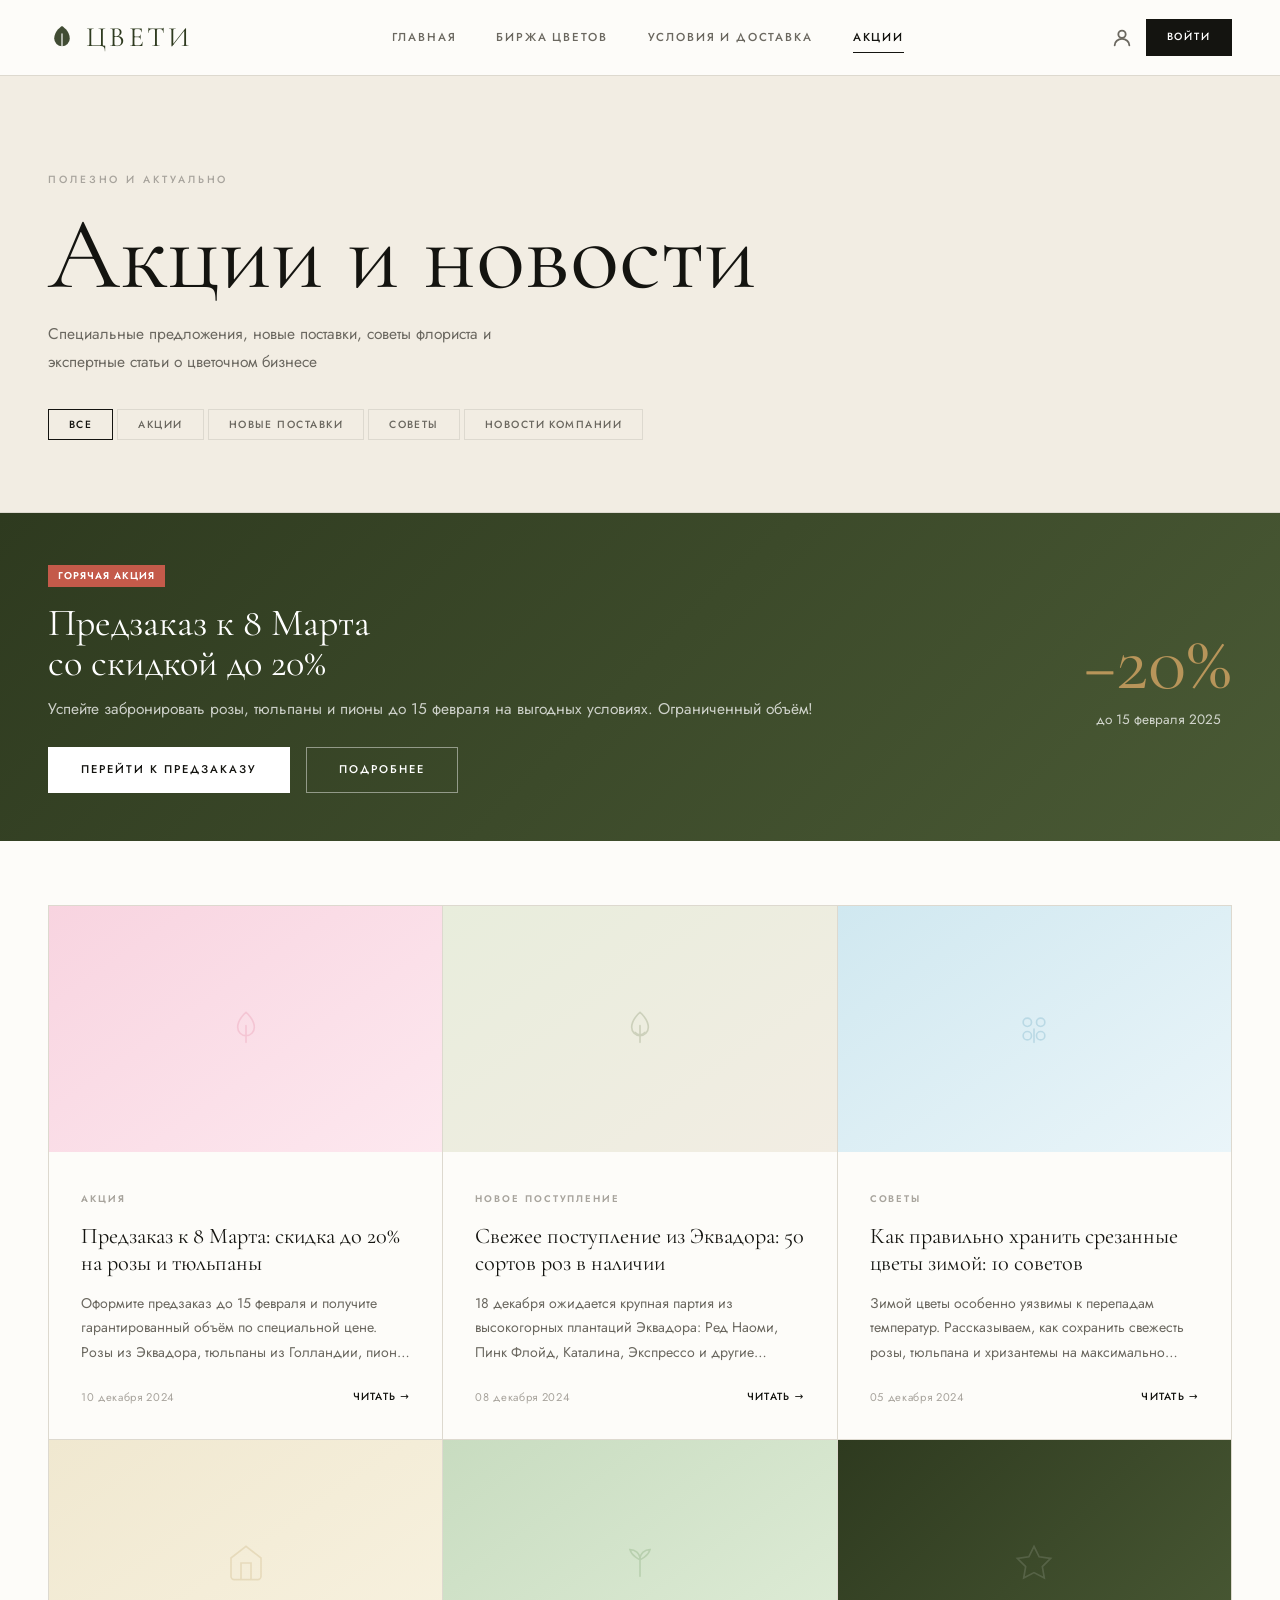
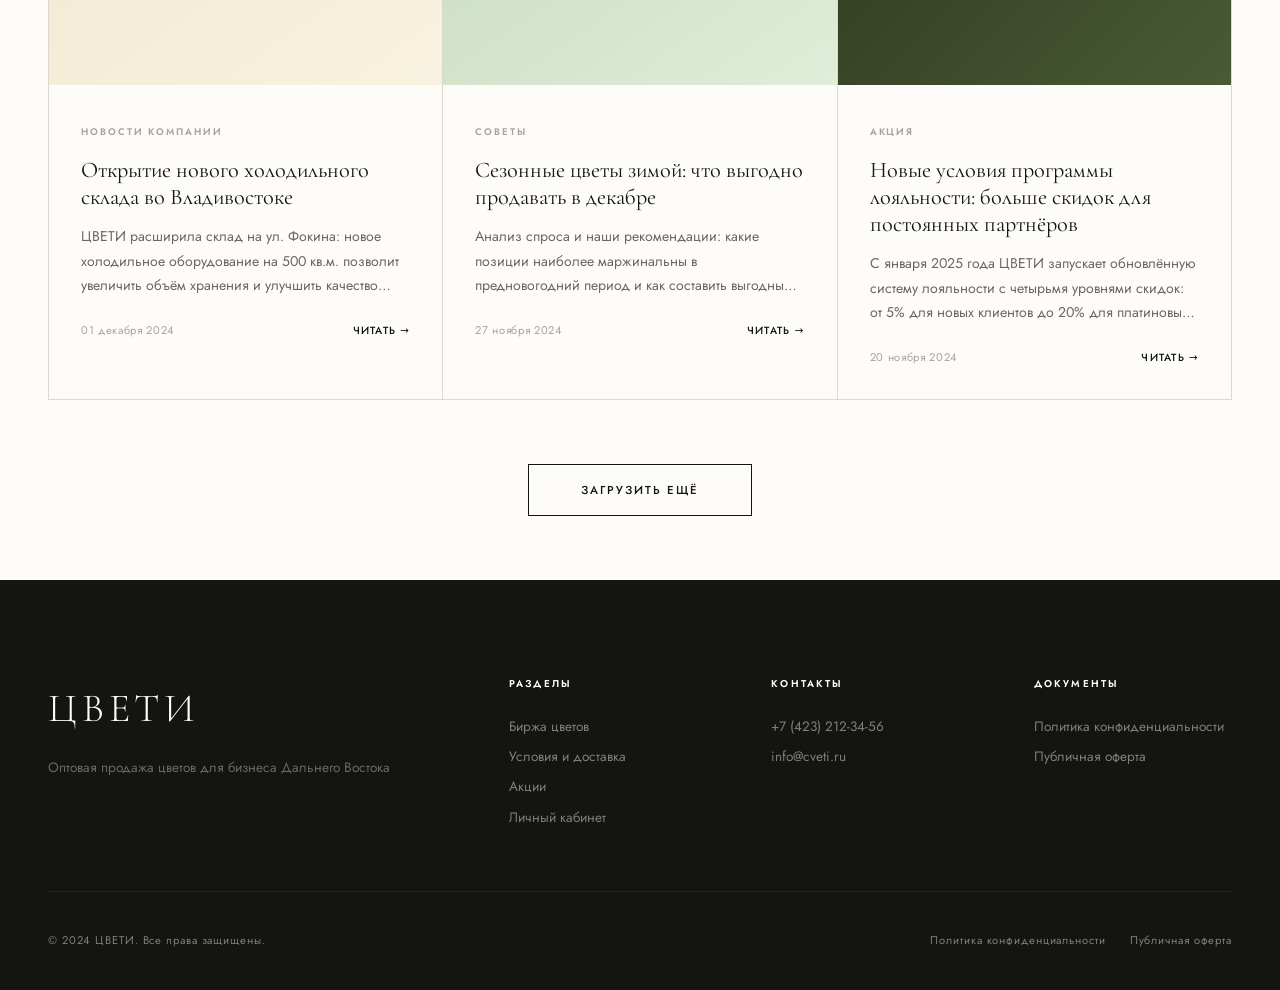
<file: news.html>
<!DOCTYPE html>
<html lang="ru">
<head>
  <meta charset="UTF-8">
  <meta name="viewport" content="width=device-width, initial-scale=1.0">
  <title>Акции и новости — ЦВЕТИ</title>
  <link rel="stylesheet" href="css/style.css">
</head>
<body>

<!-- ── NAV ──────────────────────────────── -->
<nav class="nav nav--solid" id="mainNav">
  <div class="nav__inner">
    <a href="index.html" class="nav__logo">
      <svg class="nav__logo-leaf" viewBox="0 0 36 36" fill="none">
        <path d="M18 4C18 4 8 10 8 20a10 10 0 0020 0C28 10 18 4 18 4z" fill="currentColor" opacity=".9"/>
        <path d="M18 14v16" stroke="white" stroke-width="1.5" stroke-linecap="round"/>
      </svg>
      ЦВЕТИ
    </a>
    <div class="nav__links">
      <a href="index.html"    class="nav__link">Главная</a>
      <a href="shop.html"     class="nav__link">Биржа цветов</a>
      <a href="delivery.html" class="nav__link">Условия и доставка</a>
      <a href="news.html"     class="nav__link nav__link--active">Акции</a>
    </div>
    <div class="nav__actions">
      <a href="cabinet.html" class="nav__icon-btn">
        <svg width="22" height="22" viewBox="0 0 24 24" fill="none" stroke="currentColor" stroke-width="2" stroke-linecap="round" stroke-linejoin="round"><circle cx="12" cy="8" r="4"/><path d="M4 20c0-4 3.6-7 8-7s8 3 8 7"/></svg>
      </a>
      <a href="login.html" class="btn btn--primary btn--sm">Войти</a>
    </div>
    <button class="nav__hamburger" id="hamburger">
      <svg width="24" height="24" viewBox="0 0 24 24" fill="none" stroke="currentColor" stroke-width="2" stroke-linecap="round"><line x1="3" y1="6" x2="21" y2="6"/><line x1="3" y1="12" x2="21" y2="12"/><line x1="3" y1="18" x2="21" y2="18"/></svg>
    </button>
  </div>
</nav>

<div class="news-page">
  <!-- ── ГЕРОЙ ───────────────────────── -->
  <div class="news-hero">
    <div class="container">
      <span class="caption" style="display:block;margin-bottom:.75rem;">Полезно и актуально</span>
      <h1>Акции и новости</h1>
      <p>Специальные предложения, новые поставки, советы флориста и экспертные статьи о цветочном бизнесе</p>
      <div class="news-filters">
        <button class="news-filter-btn news-filter-btn--active">Все</button>
        <button class="news-filter-btn">Акции</button>
        <button class="news-filter-btn">Новые поставки</button>
        <button class="news-filter-btn">Советы</button>
        <button class="news-filter-btn">Новости компании</button>
      </div>
    </div>
  </div>

  <!-- ── ГЛАВНАЯ АКЦИЯ ─────────────── -->
  <div style="background:linear-gradient(135deg,var(--c-olive-dark),var(--c-olive-mid)); color:#fff; padding:3rem 0;">
    <div class="container">
      <div style="display:grid; grid-template-columns:1fr auto; gap:3rem; align-items:center;">
        <div>
          <span class="badge badge--sale" style="margin-bottom:1rem; display:inline-flex;">Горячая акция</span>
          <h2 style="color:#fff; font-size:clamp(1.5rem,3vw,2.5rem); margin-bottom:.75rem;">Предзаказ к 8 Марта<br>со скидкой до 20%</h2>
          <p style="color:rgba(255,255,255,.75); margin-bottom:1.5rem;">Успейте забронировать розы, тюльпаны и пионы до 15 февраля на выгодных условиях. Ограниченный объём!</p>
          <div style="display:flex; gap:1rem; flex-wrap:wrap;">
            <a href="shop.html" class="btn btn--white">Перейти к предзаказу</a>
            <a href="#details" class="btn btn--outline-white">Подробнее</a>
          </div>
        </div>
        <div style="text-align:center;">
          <div style="font-family:var(--font-serif); font-size:5rem; line-height:1; color:var(--c-gold);">−20%</div>
          <div style="font-size:.85rem; opacity:.75; margin-top:.35rem;">до 15 февраля 2025</div>
        </div>
      </div>
    </div>
  </div>

  <!-- ── СЕТКА СТАТЕЙ ──────────────── -->
  <div class="container">
    <div class="news-grid">

      <!-- Акция 8 Марта -->
      <div class="news-card">
        <div class="news-card__img" style="background:linear-gradient(145deg,#F8D4E0,#FDE8EF); display:flex;align-items:center;justify-content:center;">
          <div class="news-card__img-ph">
            <svg viewBox="0 0 24 24" fill="none" stroke="#E07090" stroke-width="1" opacity=".4"><path d="M12 2C12 2 7 6 7 11a5 5 0 0010 0C17 6 12 2 12 2z"/><path d="M12 10v10" stroke-linecap="round"/></svg>
          </div>
        </div>
        <div class="news-card__body">
          <span class="news-card__tag">Акция</span>
          <h3 class="news-card__title"><a href="#">Предзаказ к 8 Марта: скидка до 20% на розы и тюльпаны</a></h3>
          <p class="news-card__excerpt">Оформите предзаказ до 15 февраля и получите гарантированный объём по специальной цене. Розы из Эквадора, тюльпаны из Голландии, пионы из Колумбии.</p>
          <div class="news-card__meta">
            <span>10 декабря 2024</span>
            <a href="#" class="news-card__read">Читать →</a>
          </div>
        </div>
      </div>

      <!-- Новое поступление -->
      <div class="news-card">
        <div class="news-card__img" style="background:linear-gradient(145deg,var(--c-olive-pale),var(--c-cream));display:flex;align-items:center;justify-content:center;">
          <div class="news-card__img-ph">
            <svg viewBox="0 0 24 24" fill="none" stroke="var(--c-olive)" stroke-width="1" opacity=".4"><path d="M12 2C12 2 7 6 7 11a5 5 0 0010 0C17 6 12 2 12 2z"/><path d="M12 10v10" stroke-linecap="round"/><path d="M9 14c1 1 2 1.5 3 1.5s2-.5 3-1.5" stroke-linecap="round"/></svg>
          </div>
        </div>
        <div class="news-card__body">
          <span class="news-card__tag">Новое поступление</span>
          <h3 class="news-card__title"><a href="#">Свежее поступление из Эквадора: 50 сортов роз в наличии</a></h3>
          <p class="news-card__excerpt">18 декабря ожидается крупная партия из высокогорных плантаций Эквадора: Ред Наоми, Пинк Флойд, Каталина, Экспрессо и другие топовые сорта.</p>
          <div class="news-card__meta">
            <span>08 декабря 2024</span>
            <a href="#" class="news-card__read">Читать →</a>
          </div>
        </div>
      </div>

      <!-- Совет флориста -->
      <div class="news-card">
        <div class="news-card__img" style="background:linear-gradient(145deg,#D0E8F0,#EAF5F9);display:flex;align-items:center;justify-content:center;">
          <div class="news-card__img-ph">
            <svg viewBox="0 0 24 24" fill="none" stroke="#4090B0" stroke-width="1" opacity=".4"><circle cx="8" cy="8" r="2.5"/><circle cx="16" cy="8" r="2.5"/><circle cx="8" cy="16" r="2.5"/><circle cx="16" cy="16" r="2.5"/><path d="M12 12v8" stroke-linecap="round"/></svg>
          </div>
        </div>
        <div class="news-card__body">
          <span class="news-card__tag">Советы</span>
          <h3 class="news-card__title"><a href="#">Как правильно хранить срезанные цветы зимой: 10 советов</a></h3>
          <p class="news-card__excerpt">Зимой цветы особенно уязвимы к перепадам температур. Рассказываем, как сохранить свежесть розы, тюльпана и хризантемы на максимально долгий срок.</p>
          <div class="news-card__meta">
            <span>05 декабря 2024</span>
            <a href="#" class="news-card__read">Читать →</a>
          </div>
        </div>
      </div>

      <!-- Новость компании -->
      <div class="news-card">
        <div class="news-card__img" style="background:linear-gradient(145deg,#F0E8D0,#F8F2E0);display:flex;align-items:center;justify-content:center;">
          <div class="news-card__img-ph">
            <svg viewBox="0 0 24 24" fill="none" stroke="#B89A58" stroke-width="1" opacity=".4"><path d="M3 9l9-7 9 7v11a2 2 0 01-2 2H5a2 2 0 01-2-2z"/><polyline points="9 22 9 12 15 12 15 22"/></svg>
          </div>
        </div>
        <div class="news-card__body">
          <span class="news-card__tag">Новости компании</span>
          <h3 class="news-card__title"><a href="#">Открытие нового холодильного склада во Владивостоке</a></h3>
          <p class="news-card__excerpt">ЦВЕТИ расширила склад на ул. Фокина: новое холодильное оборудование на 500 кв.м. позволит увеличить объём хранения и улучшить качество цветов.</p>
          <div class="news-card__meta">
            <span>01 декабря 2024</span>
            <a href="#" class="news-card__read">Читать →</a>
          </div>
        </div>
      </div>

      <!-- Совет: сезонные цветы -->
      <div class="news-card">
        <div class="news-card__img" style="background:linear-gradient(145deg,#C8DCC0,#E0EDD8);display:flex;align-items:center;justify-content:center;">
          <div class="news-card__img-ph">
            <svg viewBox="0 0 24 24" fill="none" stroke="#5A8A4A" stroke-width="1" opacity=".4"><path d="M12 20V10M12 10C12 10 7 8 6 4c3 0 6 2 6 6M12 10C12 10 17 8 18 4c-3 0-6 2-6 6" stroke-linecap="round"/></svg>
          </div>
        </div>
        <div class="news-card__body">
          <span class="news-card__tag">Советы</span>
          <h3 class="news-card__title"><a href="#">Сезонные цветы зимой: что выгодно продавать в декабре</a></h3>
          <p class="news-card__excerpt">Анализ спроса и наши рекомендации: какие позиции наиболее маржинальны в предновогодний период и как составить выгодный ассортимент.</p>
          <div class="news-card__meta">
            <span>27 ноября 2024</span>
            <a href="#" class="news-card__read">Читать →</a>
          </div>
        </div>
      </div>

      <!-- Программа лояльности -->
      <div class="news-card">
        <div class="news-card__img" style="background:linear-gradient(135deg,var(--c-olive-dark),var(--c-olive-mid));display:flex;align-items:center;justify-content:center;">
          <div class="news-card__img-ph">
            <svg viewBox="0 0 24 24" fill="none" stroke="rgba(255,255,255,.6)" stroke-width="1"><polygon points="12 2 15.09 8.26 22 9.27 17 14.14 18.18 21.02 12 17.77 5.82 21.02 7 14.14 2 9.27 8.91 8.26 12 2"/></svg>
          </div>
        </div>
        <div class="news-card__body">
          <span class="news-card__tag">Акция</span>
          <h3 class="news-card__title"><a href="#">Новые условия программы лояльности: больше скидок для постоянных партнёров</a></h3>
          <p class="news-card__excerpt">С января 2025 года ЦВЕТИ запускает обновлённую систему лояльности с четырьмя уровнями скидок: от 5% для новых клиентов до 20% для платиновых партнёров.</p>
          <div class="news-card__meta">
            <span>20 ноября 2024</span>
            <a href="#" class="news-card__read">Читать →</a>
          </div>
        </div>
      </div>

    </div><!-- /news-grid -->

    <!-- Кнопка загрузить ещё -->
    <div style="text-align:center; padding-bottom:4rem;">
      <button class="btn btn--outline btn--lg">Загрузить ещё</button>
    </div>
  </div>
</div><!-- /news-page -->

<!-- ── FOOTER ─────────────────────────── -->
<footer class="footer">
  <div class="container">
    <div class="footer__grid">
      <div>
        <span class="footer__logo">ЦВЕТИ</span>
        <p class="footer__tagline">Оптовая продажа цветов для бизнеса Дальнего Востока</p>
      </div>
      <div>
        <div class="footer__col-title">Разделы</div>
        <div class="footer__links">
          <a href="shop.html"     class="footer__link">Биржа цветов</a>
          <a href="delivery.html" class="footer__link">Условия и доставка</a>
          <a href="news.html"     class="footer__link">Акции</a>
          <a href="cabinet.html"  class="footer__link">Личный кабинет</a>
        </div>
      </div>
      <div>
        <div class="footer__col-title">Контакты</div>
        <div class="footer__links">
          <span class="footer__link">+7 (423) 212-34-56</span>
          <span class="footer__link">info@cveti.ru</span>
        </div>
      </div>
      <div>
        <div class="footer__col-title">Документы</div>
        <div class="footer__links">
          <a href="#" class="footer__link">Политика конфиденциальности</a>
          <a href="#" class="footer__link">Публичная оферта</a>
        </div>
      </div>
    </div>
    <div class="footer__bottom">
      <span>© 2024 ЦВЕТИ. Все права защищены.</span>
      <div class="footer__legal">
        <a href="#">Политика конфиденциальности</a>
        <a href="#">Публичная оферта</a>
      </div>
    </div>
  </div>
</footer>

<script src="js/main.js"></script>
</body>
</html>
</file>
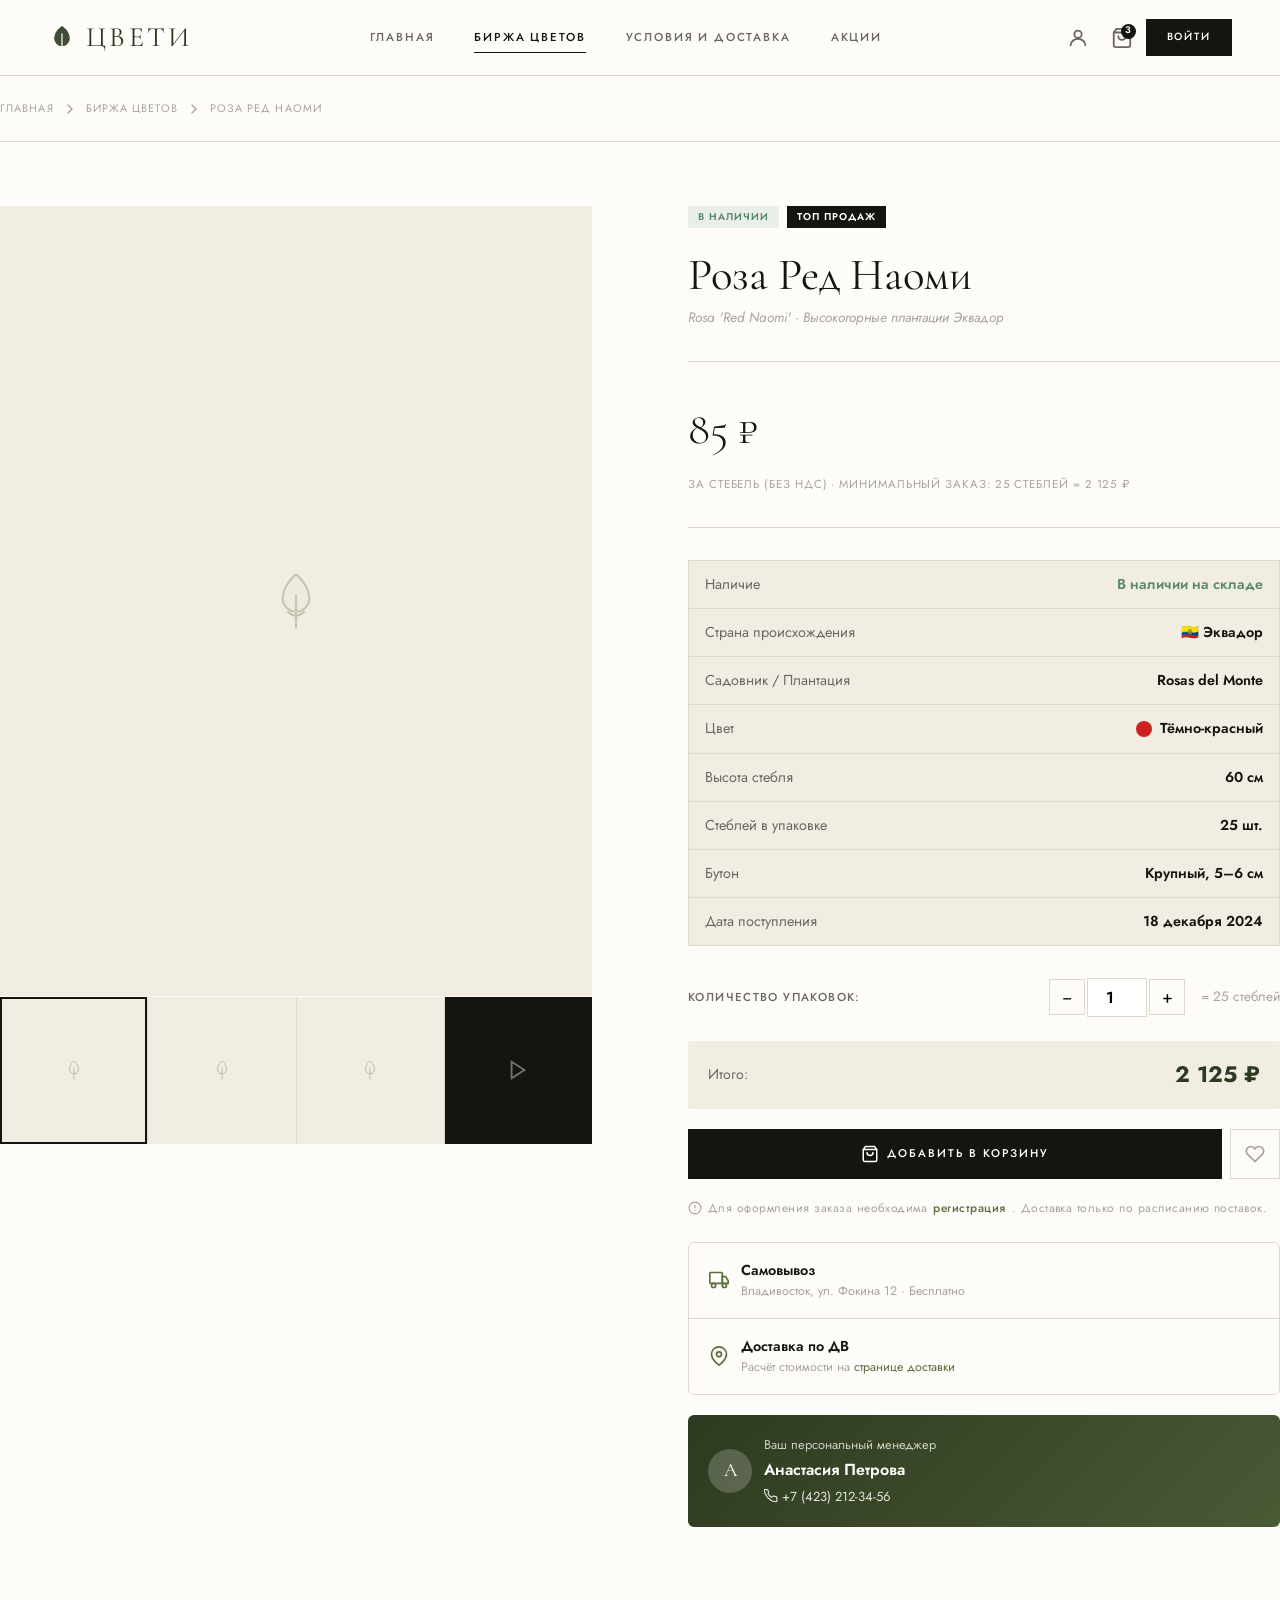
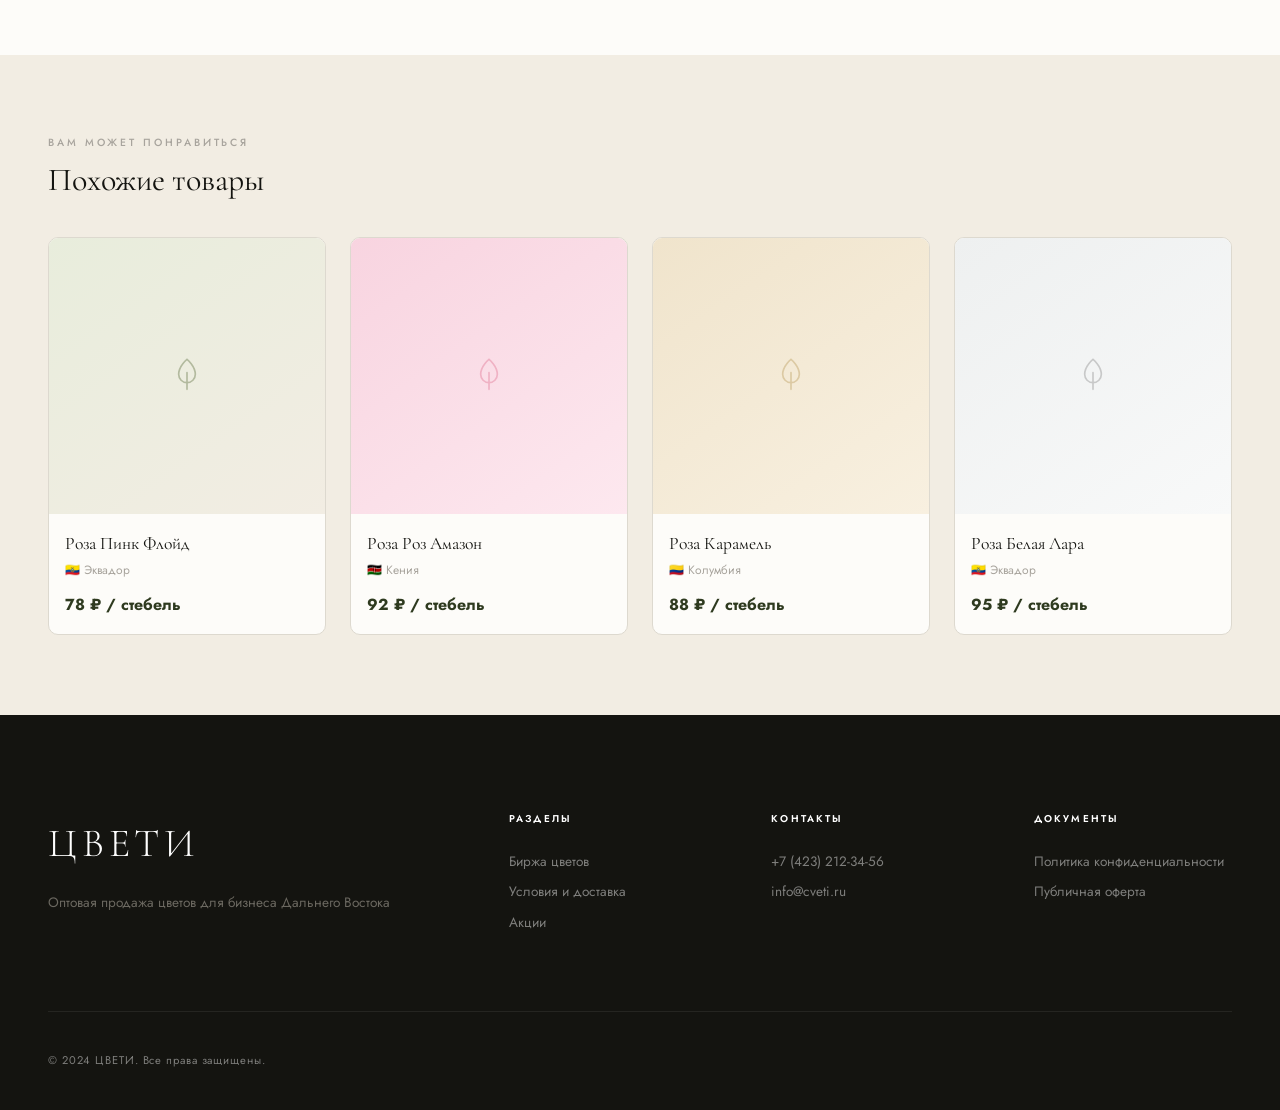
<file: product.html>
<!DOCTYPE html>
<html lang="ru">
<head>
  <meta charset="UTF-8">
  <meta name="viewport" content="width=device-width, initial-scale=1.0">
  <title>Роза Ред Наоми — ЦВЕТИ</title>
  <link rel="stylesheet" href="css/style.css">
</head>
<body>

<!-- ── NAV ──────────────────────────────── -->
<nav class="nav nav--solid" id="mainNav">
  <div class="nav__inner">
    <a href="index.html" class="nav__logo">
      <svg class="nav__logo-leaf" viewBox="0 0 36 36" fill="none">
        <path d="M18 4C18 4 8 10 8 20a10 10 0 0020 0C28 10 18 4 18 4z" fill="currentColor" opacity=".9"/>
        <path d="M18 14v16" stroke="white" stroke-width="1.5" stroke-linecap="round"/>
      </svg>
      ЦВЕТИ
    </a>
    <div class="nav__links">
      <a href="index.html"    class="nav__link">Главная</a>
      <a href="shop.html"     class="nav__link nav__link--active">Биржа цветов</a>
      <a href="delivery.html" class="nav__link">Условия и доставка</a>
      <a href="news.html"     class="nav__link">Акции</a>
    </div>
    <div class="nav__actions">
      <a href="cabinet.html" class="nav__icon-btn">
        <svg width="22" height="22" viewBox="0 0 24 24" fill="none" stroke="currentColor" stroke-width="2" stroke-linecap="round" stroke-linejoin="round"><circle cx="12" cy="8" r="4"/><path d="M4 20c0-4 3.6-7 8-7s8 3 8 7"/></svg>
      </a>
      <a href="cabinet.html#cart" class="nav__icon-btn">
        <svg width="22" height="22" viewBox="0 0 24 24" fill="none" stroke="currentColor" stroke-width="2" stroke-linecap="round" stroke-linejoin="round"><path d="M6 2L3 6v14a2 2 0 002 2h14a2 2 0 002-2V6l-3-4z"/><line x1="3" y1="6" x2="21" y2="6"/><path d="M16 10a4 4 0 01-8 0"/></svg>
        <span class="nav__badge">3</span>
      </a>
      <a href="login.html" class="btn btn--primary btn--sm">Войти</a>
    </div>
    <button class="nav__hamburger" id="hamburger">
      <svg width="24" height="24" viewBox="0 0 24 24" fill="none" stroke="currentColor" stroke-width="2" stroke-linecap="round"><line x1="3" y1="6" x2="21" y2="6"/><line x1="3" y1="12" x2="21" y2="12"/><line x1="3" y1="18" x2="21" y2="18"/></svg>
    </button>
  </div>
</nav>

<!-- ── MOBILE NAV ─────────────────────── -->
<div class="mobile-nav" id="mobileNav">
  <button class="mobile-nav__close" id="mobileNavClose">
    <svg viewBox="0 0 24 24" fill="none" stroke="currentColor" stroke-width="2" stroke-linecap="round"><line x1="18" y1="6" x2="6" y2="18"/><line x1="6" y1="6" x2="18" y2="18"/></svg>
  </button>
  <nav class="mobile-nav__links">
    <a href="index.html"    class="mobile-nav__link">Главная</a>
    <a href="shop.html"     class="mobile-nav__link">Биржа цветов</a>
    <a href="delivery.html" class="mobile-nav__link">Условия и доставка</a>
    <a href="news.html"     class="mobile-nav__link">Акции</a>
  </nav>
  <div class="mobile-nav__actions">
    <a href="login.html" class="btn btn--primary btn--full">Войти</a>
  </div>
</div>

<div class="product-page">
  <!-- Хлебные крошки -->
  <div class="product-breadcrumb container">
    <a href="index.html">Главная</a>
    <svg width="16" height="16" viewBox="0 0 24 24" fill="none" stroke="currentColor" stroke-width="2" stroke-linecap="round"><path d="M9 18l6-6-6-6"/></svg>
    <a href="shop.html">Биржа цветов</a>
    <svg width="16" height="16" viewBox="0 0 24 24" fill="none" stroke="currentColor" stroke-width="2" stroke-linecap="round"><path d="M9 18l6-6-6-6"/></svg>
    <span>Роза Ред Наоми</span>
  </div>

  <!-- ── ОСНОВНОЙ КОНТЕНТ ─────────────── -->
  <div class="product__layout container">

    <!-- ── ГАЛЕРЕЯ ─────────────────────── -->
    <div class="product__gallery">
      <div class="product__main-img" id="mainImg">
        <svg viewBox="0 0 24 24" fill="none" stroke="currentColor" stroke-width=".8"><path d="M12 2C12 2 7 6 7 11a5 5 0 0010 0C17 6 12 2 12 2z" fill="rgba(107,122,74,.1)"/><path d="M12 10v12" stroke-linecap="round"/><path d="M9 16c1 1 2 1.5 3 1.5s2-.5 3-1.5" stroke-linecap="round"/></svg>
      </div>
      <div class="product__thumbs">
        <div class="product__thumb product__thumb--active">
          <svg viewBox="0 0 24 24" fill="none" stroke="currentColor" stroke-width="1"><path d="M12 2C12 2 7 6 7 11a5 5 0 0010 0C17 6 12 2 12 2z"/><path d="M12 10v12" stroke-linecap="round"/></svg>
        </div>
        <div class="product__thumb">
          <svg viewBox="0 0 24 24" fill="none" stroke="currentColor" stroke-width="1"><path d="M12 2C12 2 7 6 7 11a5 5 0 0010 0C17 6 12 2 12 2z"/><path d="M12 10v12" stroke-linecap="round"/></svg>
        </div>
        <div class="product__thumb">
          <svg viewBox="0 0 24 24" fill="none" stroke="currentColor" stroke-width="1"><path d="M12 2C12 2 7 6 7 11a5 5 0 0010 0C17 6 12 2 12 2z"/><path d="M12 10v12" stroke-linecap="round"/></svg>
        </div>
        <div class="product__thumb" style="background:var(--c-text); display:flex;align-items:center;justify-content:center;">
          <svg viewBox="0 0 24 24" fill="none" stroke="white" stroke-width="2" width="20" height="20"><polygon points="5 3 19 12 5 21 5 3"/></svg>
        </div>
      </div>
    </div>

    <!-- ── ИНФОРМАЦИЯ ─────────────────── -->
    <div class="product__info">
      <div class="product__badges">
        <span class="badge badge--available">В наличии</span>
        <span class="badge badge--new">Топ продаж</span>
      </div>

      <h1 class="product__name">Роза Ред Наоми</h1>
      <div class="product__latin">Rosa 'Red Naomi' · Высокогорные плантации Эквадор</div>

      <div class="product__price-block">
        <span class="product__price">85 ₽</span>
        <span class="product__price-note">за стебель (без НДС) · Минимальный заказ: 25 стеблей = 2 125 ₽</span>
      </div>

      <!-- Характеристики -->
      <div class="product__specs">
        <div class="product__spec">
          <span class="product__spec-key">Наличие</span>
          <span class="product__spec-val" style="color:var(--c-success);">В наличии на складе</span>
        </div>
        <div class="product__spec">
          <span class="product__spec-key">Страна происхождения</span>
          <span class="product__spec-val">🇪🇨 Эквадор</span>
        </div>
        <div class="product__spec">
          <span class="product__spec-key">Садовник / Плантация</span>
          <span class="product__spec-val">Rosas del Monte</span>
        </div>
        <div class="product__spec">
          <span class="product__spec-key">Цвет</span>
          <span class="product__spec-val" style="display:flex;align-items:center;gap:8px;">
            <span style="width:16px;height:16px;border-radius:50%;background:#CC2222;display:inline-block;"></span>
            Тёмно-красный
          </span>
        </div>
        <div class="product__spec">
          <span class="product__spec-key">Высота стебля</span>
          <span class="product__spec-val">60 см</span>
        </div>
        <div class="product__spec">
          <span class="product__spec-key">Стеблей в упаковке</span>
          <span class="product__spec-val">25 шт.</span>
        </div>
        <div class="product__spec">
          <span class="product__spec-key">Бутон</span>
          <span class="product__spec-val">Крупный, 5–6 см</span>
        </div>
        <div class="product__spec">
          <span class="product__spec-key">Дата поступления</span>
          <span class="product__spec-val">18 декабря 2024</span>
        </div>
      </div>

      <!-- Количество -->
      <div class="product__qty-row">
        <span class="product__qty-label">Количество упаковок:</span>
        <div class="qty-ctrl">
          <button class="qty-btn" id="qtyMinus">−</button>
          <input type="number" class="qty-input" id="qtyInput" value="1" min="1" max="999">
          <button class="qty-btn" id="qtyPlus">+</button>
        </div>
        <span style="font-size:.85rem; color:var(--c-text-light);" id="qtyTotal">= 25 стеблей</span>
      </div>

      <!-- Итого -->
      <div style="padding:1rem 1.25rem; background:var(--c-cream); border-radius:var(--radius); margin-bottom:1.25rem; display:flex; justify-content:space-between; align-items:center;">
        <span style="font-size:.88rem; color:var(--c-text-mid);">Итого:</span>
        <span style="font-size:1.4rem; font-weight:700; color:var(--c-olive-dark);" id="totalPrice">2 125 ₽</span>
      </div>

      <!-- Действия -->
      <div class="product__actions">
        <a href="login.html" class="btn btn--primary" style="flex:1;">
          <svg width="18" height="18" viewBox="0 0 24 24" fill="none" stroke="currentColor" stroke-width="2" stroke-linecap="round"><path d="M6 2L3 6v14a2 2 0 002 2h14a2 2 0 002-2V6l-3-4z"/><line x1="3" y1="6" x2="21" y2="6"/><path d="M16 10a4 4 0 01-8 0"/></svg>
          Добавить в корзину
        </a>
        <button class="product__fav-btn" title="В избранное">
          <svg width="20" height="20" viewBox="0 0 24 24" fill="none" stroke="currentColor" stroke-width="2" stroke-linecap="round"><path d="M20.84 4.61a5.5 5.5 0 00-7.78 0L12 5.67l-1.06-1.06a5.5 5.5 0 00-7.78 7.78l1.06 1.06L12 21.23l7.78-7.78 1.06-1.06a5.5 5.5 0 000-7.78z"/></svg>
        </button>
      </div>

      <div class="product__note">
        <svg viewBox="0 0 24 24" fill="none" stroke="currentColor" stroke-width="2" stroke-linecap="round"><circle cx="12" cy="12" r="10"/><line x1="12" y1="8" x2="12" y2="12"/><line x1="12" y1="16" x2="12.01" y2="16"/></svg>
        Для оформления заказа необходима <a href="login.html" style="color:var(--c-olive);font-weight:500;">регистрация</a>. Доставка только по расписанию поставок.
      </div>

      <!-- Доставка -->
      <div style="margin-top:1.5rem; border:1px solid var(--c-border); border-radius:var(--radius-lg); overflow:hidden;">
        <div style="padding:1rem 1.25rem; background:var(--c-warm-white); display:flex; gap:12px; align-items:center; border-bottom:1px solid var(--c-border);">
          <svg width="20" height="20" viewBox="0 0 24 24" fill="none" stroke="var(--c-olive)" stroke-width="2" stroke-linecap="round"><rect x="1" y="3" width="15" height="13" rx="1"/><path d="M16 8h4l3 5v3h-7V8z"/><circle cx="5.5" cy="18.5" r="2.5"/><circle cx="18.5" cy="18.5" r="2.5"/></svg>
          <div>
            <div style="font-weight:600; font-size:.9rem;">Самовывоз</div>
            <div style="font-size:.78rem; color:var(--c-text-light);">Владивосток, ул. Фокина 12 · Бесплатно</div>
          </div>
        </div>
        <div style="padding:1rem 1.25rem; background:var(--c-warm-white); display:flex; gap:12px; align-items:center;">
          <svg width="20" height="20" viewBox="0 0 24 24" fill="none" stroke="var(--c-olive)" stroke-width="2" stroke-linecap="round"><path d="M21 10c0 7-9 13-9 13s-9-6-9-13a9 9 0 0118 0z"/><circle cx="12" cy="10" r="3"/></svg>
          <div>
            <div style="font-weight:600; font-size:.9rem;">Доставка по ДВ</div>
            <div style="font-size:.78rem; color:var(--c-text-light);">Расчёт стоимости на <a href="delivery.html" style="color:var(--c-olive);">странице доставки</a></div>
          </div>
        </div>
      </div>

      <!-- Менеджер -->
      <div style="margin-top:1.25rem; padding:1.25rem; background:linear-gradient(135deg,var(--c-olive-dark),var(--c-olive-mid)); border-radius:var(--radius-lg); color:#fff; display:flex; gap:12px; align-items:center;">
        <div style="width:44px;height:44px;border-radius:50%;background:rgba(255,255,255,.2);display:flex;align-items:center;justify-content:center;flex-shrink:0;font-family:var(--font-serif);font-size:1.2rem;color:#fff;">А</div>
        <div>
          <div style="font-size:.8rem; opacity:.75; margin-bottom:2px;">Ваш персональный менеджер</div>
          <div style="font-weight:600;">Анастасия Петрова</div>
          <a href="tel:+74232123456" style="font-size:.82rem; opacity:.85; display:flex; align-items:center; gap:4px; margin-top:3px; color:#fff;">
            <svg width="14" height="14" viewBox="0 0 24 24" fill="none" stroke="currentColor" stroke-width="2" stroke-linecap="round"><path d="M22 16.92v3a2 2 0 01-2.18 2 19.79 19.79 0 01-8.63-3.07A19.5 19.5 0 013.07 9.81a19.79 19.79 0 01-3.07-8.72A2 2 0 012.18 1h3a2 2 0 012 1.72c.127.96.361 1.903.7 2.81a2 2 0 01-.45 2.11L6.91 8.15a16 16 0 006 6l1.51-1.51a2 2 0 012.11-.45c.907.339 1.85.573 2.81.7A2 2 0 0122 14.92z"/></svg>
            +7 (423) 212-34-56
          </a>
        </div>
      </div>
    </div>
  </div>

  <!-- ── ПОХОЖИЕ ТОВАРЫ ───────────────── -->
  <div style="background:var(--c-cream); padding:5rem 0;">
    <div class="container">
      <div class="section-header" style="margin-bottom:2.5rem; text-align:left;">
        <span class="caption" style="display:block; margin-bottom:.75rem;">Вам может понравиться</span>
        <h2 style="font-size:2rem;">Похожие товары</h2>
      </div>
      <div style="display:grid; grid-template-columns:repeat(4,1fr); gap:1.5rem;">
        <!-- Mini cards -->
        <a href="product.html" style="background:var(--c-warm-white); border-radius:var(--radius-xl); overflow:hidden; border:1px solid var(--c-border); transition:all .3s; display:block;">
          <div style="aspect-ratio:1; background:linear-gradient(145deg,var(--c-olive-pale),var(--c-cream)); display:flex;align-items:center;justify-content:center;">
            <svg width="40" height="40" viewBox="0 0 24 24" fill="none" stroke="var(--c-olive)" stroke-width="1" opacity=".4"><path d="M12 2C12 2 7 6 7 11a5 5 0 0010 0C17 6 12 2 12 2z"/><path d="M12 10v10" stroke-linecap="round"/></svg>
          </div>
          <div style="padding:1rem;">
            <div style="font-family:var(--font-serif);font-size:1.1rem;margin-bottom:3px;">Роза Пинк Флойд</div>
            <div style="font-size:.75rem;color:var(--c-text-light);margin-bottom:.75rem;">🇪🇨 Эквадор</div>
            <div style="font-weight:700;color:var(--c-olive-dark);">78 ₽ / стебель</div>
          </div>
        </a>
        <a href="product.html" style="background:var(--c-warm-white); border-radius:var(--radius-xl); overflow:hidden; border:1px solid var(--c-border); transition:all .3s; display:block;">
          <div style="aspect-ratio:1; background:linear-gradient(145deg,#F8D4E0,#FDE8EF); display:flex;align-items:center;justify-content:center;">
            <svg width="40" height="40" viewBox="0 0 24 24" fill="none" stroke="#E07090" stroke-width="1" opacity=".4"><path d="M12 2C12 2 7 6 7 11a5 5 0 0010 0C17 6 12 2 12 2z"/><path d="M12 10v10" stroke-linecap="round"/></svg>
          </div>
          <div style="padding:1rem;">
            <div style="font-family:var(--font-serif);font-size:1.1rem;margin-bottom:3px;">Роза Роз Амазон</div>
            <div style="font-size:.75rem;color:var(--c-text-light);margin-bottom:.75rem;">🇰🇪 Кения</div>
            <div style="font-weight:700;color:var(--c-olive-dark);">92 ₽ / стебель</div>
          </div>
        </a>
        <a href="product.html" style="background:var(--c-warm-white); border-radius:var(--radius-xl); overflow:hidden; border:1px solid var(--c-border); transition:all .3s; display:block;">
          <div style="aspect-ratio:1; background:linear-gradient(145deg,#F0E4CC,#F8F0E0); display:flex;align-items:center;justify-content:center;">
            <svg width="40" height="40" viewBox="0 0 24 24" fill="none" stroke="#B89A58" stroke-width="1" opacity=".4"><path d="M12 2C12 2 7 6 7 11a5 5 0 0010 0C17 6 12 2 12 2z"/><path d="M12 10v10" stroke-linecap="round"/></svg>
          </div>
          <div style="padding:1rem;">
            <div style="font-family:var(--font-serif);font-size:1.1rem;margin-bottom:3px;">Роза Карамель</div>
            <div style="font-size:.75rem;color:var(--c-text-light);margin-bottom:.75rem;">🇨🇴 Колумбия</div>
            <div style="font-weight:700;color:var(--c-olive-dark);">88 ₽ / стебель</div>
          </div>
        </a>
        <a href="product.html" style="background:var(--c-warm-white); border-radius:var(--radius-xl); overflow:hidden; border:1px solid var(--c-border); transition:all .3s; display:block;">
          <div style="aspect-ratio:1; background:linear-gradient(145deg,#EEF0F0,#F8F9F9); display:flex;align-items:center;justify-content:center;">
            <svg width="40" height="40" viewBox="0 0 24 24" fill="none" stroke="#888" stroke-width="1" opacity=".4"><path d="M12 2C12 2 7 6 7 11a5 5 0 0010 0C17 6 12 2 12 2z"/><path d="M12 10v10" stroke-linecap="round"/></svg>
          </div>
          <div style="padding:1rem;">
            <div style="font-family:var(--font-serif);font-size:1.1rem;margin-bottom:3px;">Роза Белая Лара</div>
            <div style="font-size:.75rem;color:var(--c-text-light);margin-bottom:.75rem;">🇪🇨 Эквадор</div>
            <div style="font-weight:700;color:var(--c-olive-dark);">95 ₽ / стебель</div>
          </div>
        </a>
      </div>
    </div>
  </div>

</div><!-- /product-page -->

<!-- ── FOOTER ─────────────────────────── -->
<footer class="footer">
  <div class="container">
    <div class="footer__grid">
      <div>
        <span class="footer__logo">ЦВЕТИ</span>
        <p class="footer__tagline">Оптовая продажа цветов для бизнеса Дальнего Востока</p>
      </div>
      <div>
        <div class="footer__col-title">Разделы</div>
        <div class="footer__links">
          <a href="shop.html"     class="footer__link">Биржа цветов</a>
          <a href="delivery.html" class="footer__link">Условия и доставка</a>
          <a href="news.html"     class="footer__link">Акции</a>
        </div>
      </div>
      <div>
        <div class="footer__col-title">Контакты</div>
        <div class="footer__links">
          <span class="footer__link">+7 (423) 212-34-56</span>
          <span class="footer__link">info@cveti.ru</span>
        </div>
      </div>
      <div>
        <div class="footer__col-title">Документы</div>
        <div class="footer__links">
          <a href="#" class="footer__link">Политика конфиденциальности</a>
          <a href="#" class="footer__link">Публичная оферта</a>
        </div>
      </div>
    </div>
    <div class="footer__bottom">
      <span>© 2024 ЦВЕТИ. Все права защищены.</span>
    </div>
  </div>
</footer>

<script src="js/main.js"></script>
</body>
</html>
</file>
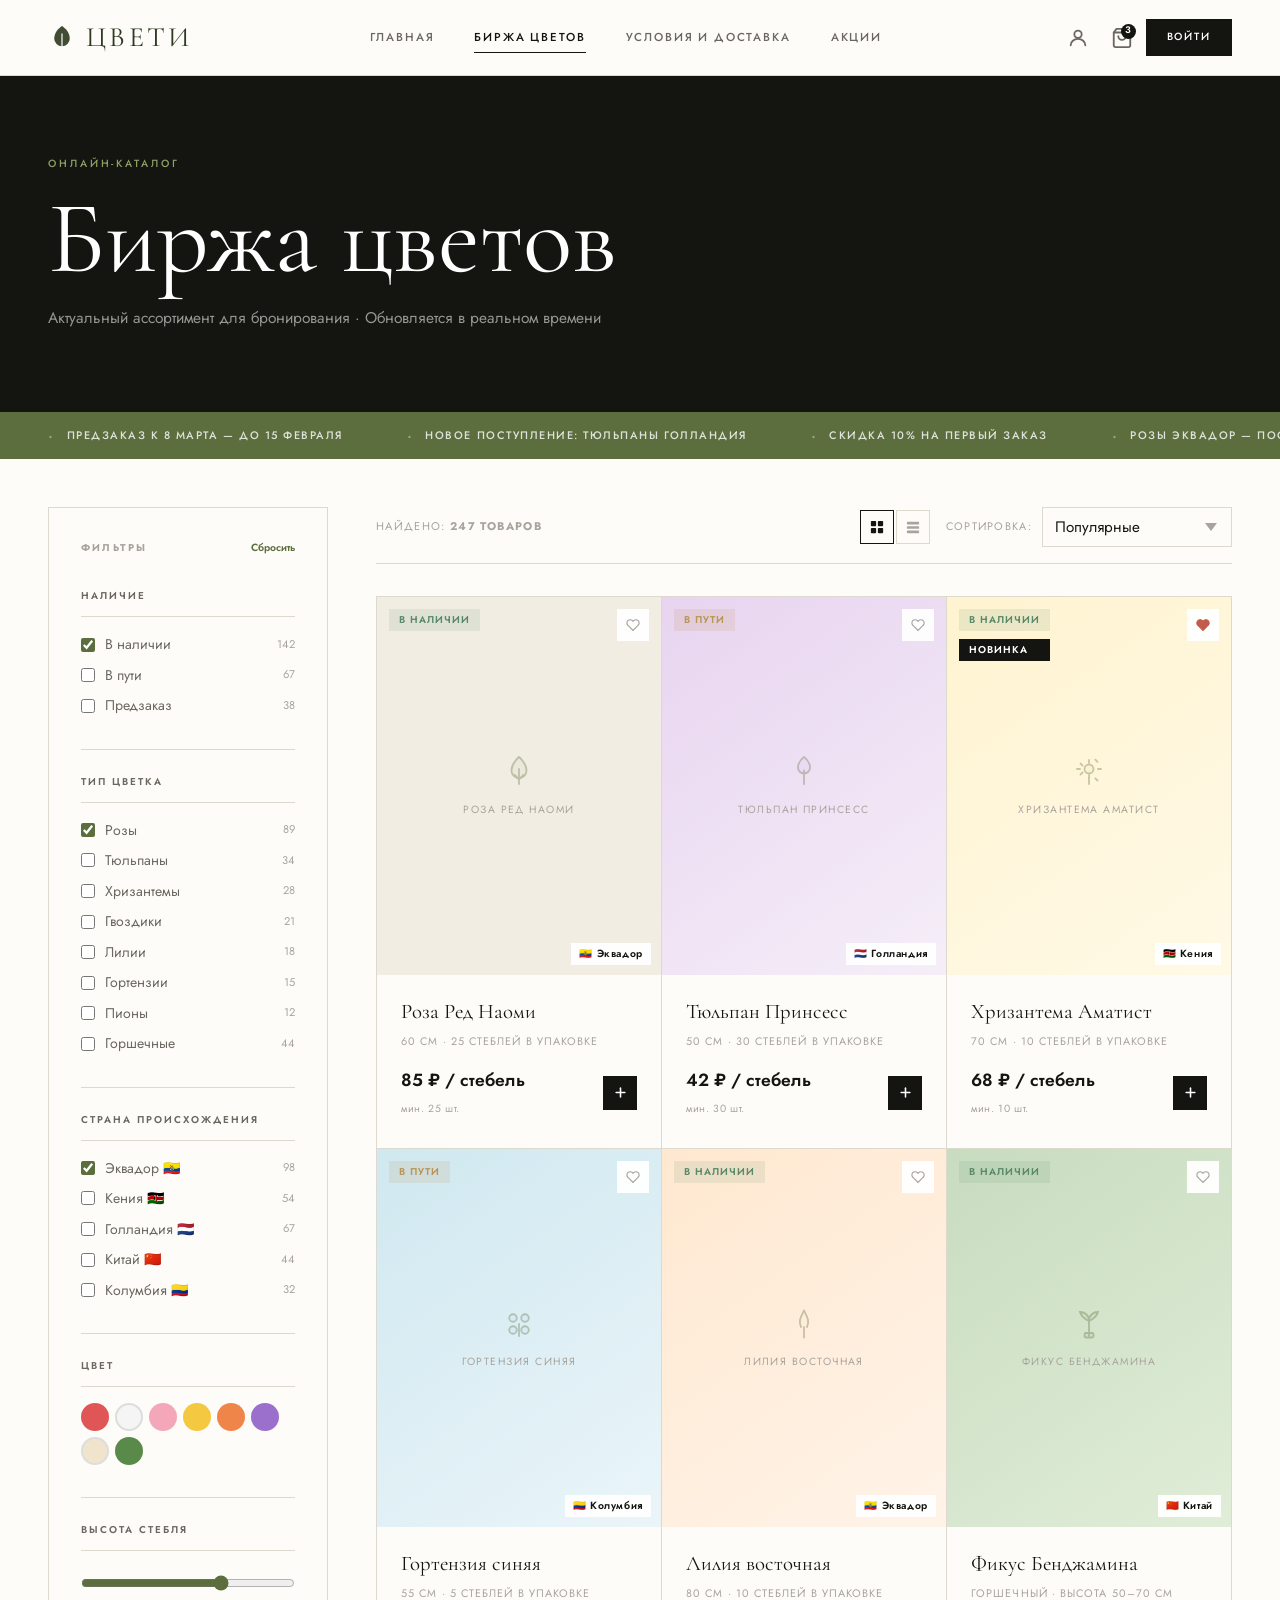
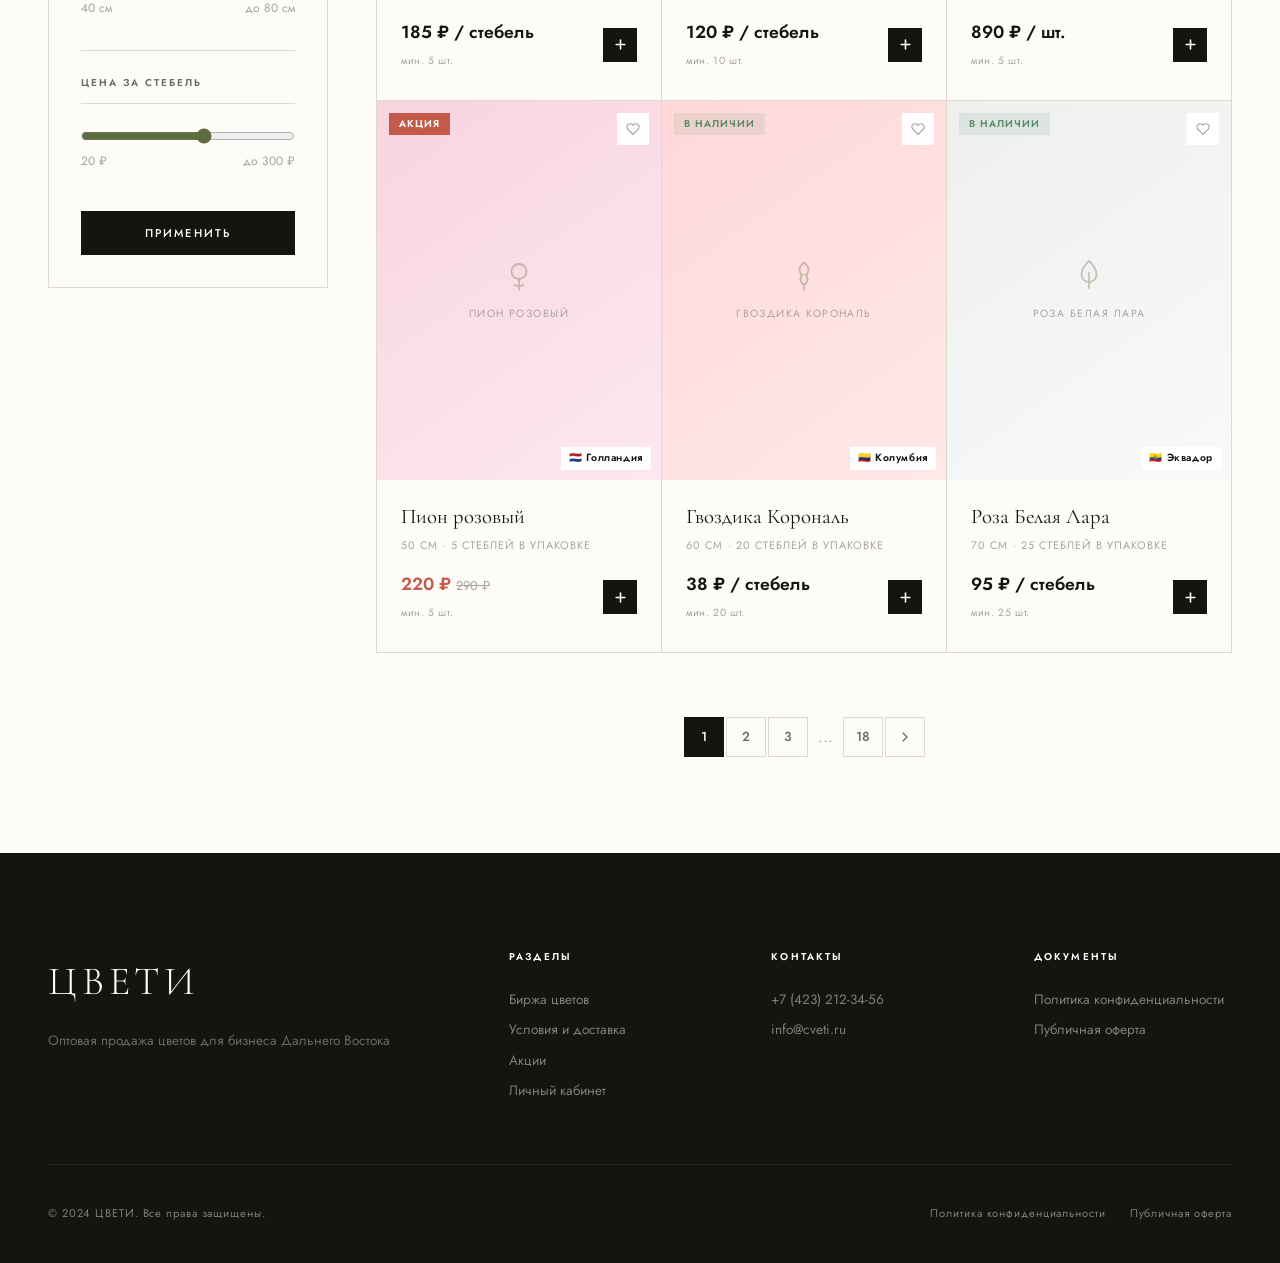
<file: shop.html>
<!DOCTYPE html>
<html lang="ru">
<head>
  <meta charset="UTF-8">
  <meta name="viewport" content="width=device-width, initial-scale=1.0">
  <title>Биржа цветов — ЦВЕТИ</title>
  <link rel="stylesheet" href="css/style.css">
</head>
<body>

<!-- ── NAV ──────────────────────────────── -->
<nav class="nav nav--solid" id="mainNav">
  <div class="nav__inner">
    <a href="index.html" class="nav__logo">
      <svg class="nav__logo-leaf" viewBox="0 0 36 36" fill="none">
        <path d="M18 4C18 4 8 10 8 20a10 10 0 0020 0C28 10 18 4 18 4z" fill="currentColor" opacity=".9"/>
        <path d="M18 14v16" stroke="white" stroke-width="1.5" stroke-linecap="round"/>
      </svg>
      ЦВЕТИ
    </a>
    <div class="nav__links">
      <a href="index.html"    class="nav__link">Главная</a>
      <a href="shop.html"     class="nav__link nav__link--active">Биржа цветов</a>
      <a href="delivery.html" class="nav__link">Условия и доставка</a>
      <a href="news.html"     class="nav__link">Акции</a>
    </div>
    <div class="nav__actions">
      <a href="cabinet.html" class="nav__icon-btn">
        <svg width="22" height="22" viewBox="0 0 24 24" fill="none" stroke="currentColor" stroke-width="2" stroke-linecap="round" stroke-linejoin="round"><circle cx="12" cy="8" r="4"/><path d="M4 20c0-4 3.6-7 8-7s8 3 8 7"/></svg>
      </a>
      <a href="cabinet.html#cart" class="nav__icon-btn">
        <svg width="22" height="22" viewBox="0 0 24 24" fill="none" stroke="currentColor" stroke-width="2" stroke-linecap="round" stroke-linejoin="round"><path d="M6 2L3 6v14a2 2 0 002 2h14a2 2 0 002-2V6l-3-4z"/><line x1="3" y1="6" x2="21" y2="6"/><path d="M16 10a4 4 0 01-8 0"/></svg>
        <span class="nav__badge">3</span>
      </a>
      <a href="login.html" class="btn btn--primary btn--sm">Войти</a>
    </div>
    <button class="nav__hamburger" id="hamburger">
      <svg width="24" height="24" viewBox="0 0 24 24" fill="none" stroke="currentColor" stroke-width="2" stroke-linecap="round"><line x1="3" y1="6" x2="21" y2="6"/><line x1="3" y1="12" x2="21" y2="12"/><line x1="3" y1="18" x2="21" y2="18"/></svg>
    </button>
  </div>
</nav>

<!-- ── MOBILE NAV ─────────────────────── -->
<div class="mobile-nav" id="mobileNav">
  <button class="mobile-nav__close" id="mobileNavClose">
    <svg viewBox="0 0 24 24" fill="none" stroke="currentColor" stroke-width="2" stroke-linecap="round"><line x1="18" y1="6" x2="6" y2="18"/><line x1="6" y1="6" x2="18" y2="18"/></svg>
  </button>
  <nav class="mobile-nav__links">
    <a href="index.html"    class="mobile-nav__link">Главная</a>
    <a href="shop.html"     class="mobile-nav__link">Биржа цветов</a>
    <a href="delivery.html" class="mobile-nav__link">Условия и доставка</a>
    <a href="news.html"     class="mobile-nav__link">Акции</a>
  </nav>
  <div class="mobile-nav__actions">
    <a href="login.html" class="btn btn--primary btn--full">Войти</a>
  </div>
</div>

<div class="shop-page">

  <!-- ── БАННЕР ──────────────────────── -->
  <div class="shop__banner">
    <div class="container">
      <span class="caption" style="color:var(--c-olive-light); margin-bottom:.75rem; display:block;">Онлайн-каталог</span>
      <h1>Биржа цветов</h1>
      <p>Актуальный ассортимент для бронирования · Обновляется в реальном времени</p>
    </div>
  </div>

  <!-- ── БЕГУЩАЯ СТРОКА АКЦИЙ ─────────── -->
  <div class="shop__offers">
    <div class="container" style="overflow:hidden;">
      <div class="shop__offers-track">
        <span class="shop__offer-item">Предзаказ к 8 Марта — до 15 февраля</span>
        <span class="shop__offer-item">Новое поступление: тюльпаны Голландия</span>
        <span class="shop__offer-item">Скидка 10% на первый заказ</span>
        <span class="shop__offer-item">Розы Эквадор — поступление 18 декабря</span>
        <span class="shop__offer-item">Поставка из Кении: среда, 20 декабря</span>
        <span class="shop__offer-item">Предзаказ к 8 Марта — до 15 февраля</span>
        <span class="shop__offer-item">Новое поступление: тюльпаны Голландия</span>
        <span class="shop__offer-item">Скидка 10% на первый заказ</span>
        <span class="shop__offer-item">Розы Эквадор — поступление 18 декабря</span>
        <span class="shop__offer-item">Поставка из Кении: среда, 20 декабря</span>
      </div>
    </div>
  </div>

  <!-- ── ОСНОВНОЙ LAYOUT ──────────────── -->
  <div class="container">
    <div class="shop__layout">

      <!-- ── ФИЛЬТРЫ ─────────────────── -->
      <aside class="shop__sidebar">
        <div class="shop__filters">
          <div class="shop__filters-title">
            Фильтры
            <span class="filter-reset" id="filterReset">Сбросить</span>
          </div>

          <!-- Наличие -->
          <div class="filter-group">
            <span class="filter-group__label">Наличие</span>
            <label class="filter-check">
              <input type="checkbox" checked>
              <span>В наличии</span>
              <span class="count">142</span>
            </label>
            <label class="filter-check">
              <input type="checkbox">
              <span>В пути</span>
              <span class="count">67</span>
            </label>
            <label class="filter-check">
              <input type="checkbox">
              <span>Предзаказ</span>
              <span class="count">38</span>
            </label>
          </div>

          <div class="filter-divider"></div>

          <!-- Тип цветка -->
          <div class="filter-group">
            <span class="filter-group__label">Тип цветка</span>
            <label class="filter-check"><input type="checkbox" checked><span>Розы</span><span class="count">89</span></label>
            <label class="filter-check"><input type="checkbox"><span>Тюльпаны</span><span class="count">34</span></label>
            <label class="filter-check"><input type="checkbox"><span>Хризантемы</span><span class="count">28</span></label>
            <label class="filter-check"><input type="checkbox"><span>Гвоздики</span><span class="count">21</span></label>
            <label class="filter-check"><input type="checkbox"><span>Лилии</span><span class="count">18</span></label>
            <label class="filter-check"><input type="checkbox"><span>Гортензии</span><span class="count">15</span></label>
            <label class="filter-check"><input type="checkbox"><span>Пионы</span><span class="count">12</span></label>
            <label class="filter-check"><input type="checkbox"><span>Горшечные</span><span class="count">44</span></label>
          </div>

          <div class="filter-divider"></div>

          <!-- Страна -->
          <div class="filter-group">
            <span class="filter-group__label">Страна происхождения</span>
            <label class="filter-check"><input type="checkbox" checked><span>Эквадор 🇪🇨</span><span class="count">98</span></label>
            <label class="filter-check"><input type="checkbox"><span>Кения 🇰🇪</span><span class="count">54</span></label>
            <label class="filter-check"><input type="checkbox"><span>Голландия 🇳🇱</span><span class="count">67</span></label>
            <label class="filter-check"><input type="checkbox"><span>Китай 🇨🇳</span><span class="count">44</span></label>
            <label class="filter-check"><input type="checkbox"><span>Колумбия 🇨🇴</span><span class="count">32</span></label>
          </div>

          <div class="filter-divider"></div>

          <!-- Цвет -->
          <div class="filter-group">
            <span class="filter-group__label">Цвет</span>
            <div style="display:flex; flex-wrap:wrap; gap:6px; margin-top:4px;">
              <button class="color-swatch active" data-color="red"    style="width:28px;height:28px;border-radius:50%;background:#E05555;border:2px solid transparent;cursor:pointer;transition:.2s;" title="Красный"></button>
              <button class="color-swatch"        data-color="white"  style="width:28px;height:28px;border-radius:50%;background:#F5F5F5;border:2px solid #ddd;cursor:pointer;transition:.2s;" title="Белый"></button>
              <button class="color-swatch"        data-color="pink"   style="width:28px;height:28px;border-radius:50%;background:#F4A7B9;border:2px solid transparent;cursor:pointer;transition:.2s;" title="Розовый"></button>
              <button class="color-swatch"        data-color="yellow" style="width:28px;height:28px;border-radius:50%;background:#F5C842;border:2px solid transparent;cursor:pointer;transition:.2s;" title="Жёлтый"></button>
              <button class="color-swatch"        data-color="orange" style="width:28px;height:28px;border-radius:50%;background:#F0854A;border:2px solid transparent;cursor:pointer;transition:.2s;" title="Оранжевый"></button>
              <button class="color-swatch"        data-color="purple" style="width:28px;height:28px;border-radius:50%;background:#9B6FCC;border:2px solid transparent;cursor:pointer;transition:.2s;" title="Фиолетовый"></button>
              <button class="color-swatch"        data-color="cream"  style="width:28px;height:28px;border-radius:50%;background:#F0E4CC;border:2px solid #ddd;cursor:pointer;transition:.2s;" title="Кремовый"></button>
              <button class="color-swatch"        data-color="green"  style="width:28px;height:28px;border-radius:50%;background:#5A8A4A;border:2px solid transparent;cursor:pointer;transition:.2s;" title="Зелёный"></button>
            </div>
          </div>

          <div class="filter-divider"></div>

          <!-- Высота -->
          <div class="filter-group">
            <span class="filter-group__label">Высота стебля</span>
            <div class="filter-range">
              <input type="range" min="40" max="100" value="80" id="heightRange">
              <div class="filter-range__values">
                <span>40 см</span>
                <span id="heightVal">до 80 см</span>
              </div>
            </div>
          </div>

          <div class="filter-divider"></div>

          <!-- Цена -->
          <div class="filter-group">
            <span class="filter-group__label">Цена за стебель</span>
            <div class="filter-range">
              <input type="range" min="20" max="500" value="300" id="priceRange">
              <div class="filter-range__values">
                <span>20 ₽</span>
                <span id="priceVal">до 300 ₽</span>
              </div>
            </div>
          </div>

          <button class="btn btn--primary btn--full" style="margin-top:.5rem;">Применить</button>
        </div>
      </aside>

      <!-- ── КАТАЛОГ ─────────────────── -->
      <div class="shop__main">

        <!-- Тулбар -->
        <div class="shop__toolbar">
          <div class="shop__count">Найдено: <strong>247 товаров</strong></div>
          <div class="shop__toolbar-right">
            <div class="shop__view-toggle">
              <button class="shop__view-btn shop__view-btn--active" id="gridViewBtn" title="Сетка">
                <svg viewBox="0 0 16 16" fill="currentColor"><rect x="1" y="1" width="6" height="6" rx="1"/><rect x="9" y="1" width="6" height="6" rx="1"/><rect x="1" y="9" width="6" height="6" rx="1"/><rect x="9" y="9" width="6" height="6" rx="1"/></svg>
              </button>
              <button class="shop__view-btn" id="listViewBtn" title="Список">
                <svg viewBox="0 0 16 16" fill="currentColor"><rect x="1" y="2" width="14" height="3" rx="1"/><rect x="1" y="7" width="14" height="3" rx="1"/><rect x="1" y="12" width="14" height="3" rx="1"/></svg>
              </button>
            </div>
            <div class="shop__sort">
              <label for="sortSelect">Сортировка:</label>
              <select class="form-select" id="sortSelect">
                <option>Популярные</option>
                <option>По возрастанию цены</option>
                <option>По убыванию цены</option>
                <option>Новинки</option>
                <option>Наличие на складе</option>
              </select>
            </div>
          </div>
        </div>

        <!-- Карточки товаров -->
        <div class="shop__grid" id="shopGrid">

          <!-- Роза Ред Наоми -->
          <div class="p-card">
            <div class="p-card__img-wrap">
              <div class="p-card__img-ph">
                <svg viewBox="0 0 24 24" fill="none" stroke="currentColor" stroke-width="1.2"><path d="M12 2C12 2 7 6 7 11a5 5 0 0010 0C17 6 12 2 12 2z" fill="rgba(107,122,74,.15)"/><path d="M12 10v10M9 14l3 3 3-3" stroke-linecap="round"/></svg>
                <span>Роза Ред Наоми</span>
              </div>
              <div class="p-card__badge">
                <span class="badge badge--available">В наличии</span>
              </div>
              <button class="p-card__fav" title="В избранное">
                <svg viewBox="0 0 24 24" fill="none" stroke="currentColor" stroke-width="2" stroke-linecap="round"><path d="M20.84 4.61a5.5 5.5 0 00-7.78 0L12 5.67l-1.06-1.06a5.5 5.5 0 00-7.78 7.78l1.06 1.06L12 21.23l7.78-7.78 1.06-1.06a5.5 5.5 0 000-7.78z"/></svg>
              </button>
              <span class="p-card__country">🇪🇨 Эквадор</span>
            </div>
            <div class="p-card__body">
              <div class="p-card__name">Роза Ред Наоми</div>
              <div class="p-card__meta">60 см · 25 стеблей в упаковке</div>
              <div class="p-card__footer">
                <div class="p-card__price-wrap">
                  <span class="p-card__price">85 ₽ / стебель</span>
                  <span class="p-card__min">мин. 25 шт.</span>
                </div>
                <button class="p-card__add-btn" title="Добавить в корзину">
                  <svg viewBox="0 0 24 24" fill="none" stroke="currentColor" stroke-width="2.5" stroke-linecap="round"><line x1="12" y1="5" x2="12" y2="19"/><line x1="5" y1="12" x2="19" y2="12"/></svg>
                </button>
              </div>
            </div>
          </div>

          <!-- Тюльпан Голландия -->
          <div class="p-card">
            <div class="p-card__img-wrap">
              <div class="p-card__img-ph" style="background:linear-gradient(145deg,#E8D4F0,#F5EEF8);">
                <svg viewBox="0 0 24 24" fill="none" stroke="currentColor" stroke-width="1.2"><path d="M12 2C12 2 8 5 8 9a4 4 0 008 0C16 5 12 2 12 2z" fill="rgba(155,111,204,.1)"/><path d="M12 11v9" stroke-linecap="round"/></svg>
                <span>Тюльпан Принсесс</span>
              </div>
              <div class="p-card__badge">
                <span class="badge badge--transit">В пути</span>
              </div>
              <button class="p-card__fav">
                <svg viewBox="0 0 24 24" fill="none" stroke="currentColor" stroke-width="2" stroke-linecap="round"><path d="M20.84 4.61a5.5 5.5 0 00-7.78 0L12 5.67l-1.06-1.06a5.5 5.5 0 00-7.78 7.78l1.06 1.06L12 21.23l7.78-7.78 1.06-1.06a5.5 5.5 0 000-7.78z"/></svg>
              </button>
              <span class="p-card__country">🇳🇱 Голландия</span>
            </div>
            <div class="p-card__body">
              <div class="p-card__name">Тюльпан Принсесс</div>
              <div class="p-card__meta">50 см · 30 стеблей в упаковке</div>
              <div class="p-card__footer">
                <div class="p-card__price-wrap">
                  <span class="p-card__price">42 ₽ / стебель</span>
                  <span class="p-card__min">мин. 30 шт.</span>
                </div>
                <button class="p-card__add-btn">
                  <svg viewBox="0 0 24 24" fill="none" stroke="currentColor" stroke-width="2.5" stroke-linecap="round"><line x1="12" y1="5" x2="12" y2="19"/><line x1="5" y1="12" x2="19" y2="12"/></svg>
                </button>
              </div>
            </div>
          </div>

          <!-- Хризантема Кения -->
          <div class="p-card">
            <div class="p-card__img-wrap">
              <div class="p-card__img-ph" style="background:linear-gradient(145deg,#FFF3D0,#FFF9E6);">
                <svg viewBox="0 0 24 24" fill="none" stroke="currentColor" stroke-width="1.2"><circle cx="12" cy="10" r="3" fill="rgba(240,200,80,.2)"/><path d="M12 4v2M12 14v2M4 10H6M18 10h2M6.34 6.34l1.42 1.42M16.24 16.24l1.42 1.42M6.34 13.66l1.42-1.42M16.24 3.76l1.42 1.42" stroke-linecap="round"/><path d="M12 16v4" stroke-linecap="round"/></svg>
                <span>Хризантема Аматист</span>
              </div>
              <div class="p-card__badge">
                <span class="badge badge--available">В наличии</span>
                <span class="badge badge--new" style="margin-top:4px;">Новинка</span>
              </div>
              <button class="p-card__fav p-card__fav--active">
                <svg viewBox="0 0 24 24" fill="currentColor" stroke="currentColor" stroke-width="2" stroke-linecap="round"><path d="M20.84 4.61a5.5 5.5 0 00-7.78 0L12 5.67l-1.06-1.06a5.5 5.5 0 00-7.78 7.78l1.06 1.06L12 21.23l7.78-7.78 1.06-1.06a5.5 5.5 0 000-7.78z"/></svg>
              </button>
              <span class="p-card__country">🇰🇪 Кения</span>
            </div>
            <div class="p-card__body">
              <div class="p-card__name">Хризантема Аматист</div>
              <div class="p-card__meta">70 см · 10 стеблей в упаковке</div>
              <div class="p-card__footer">
                <div class="p-card__price-wrap">
                  <span class="p-card__price">68 ₽ / стебель</span>
                  <span class="p-card__min">мин. 10 шт.</span>
                </div>
                <button class="p-card__add-btn">
                  <svg viewBox="0 0 24 24" fill="none" stroke="currentColor" stroke-width="2.5" stroke-linecap="round"><line x1="12" y1="5" x2="12" y2="19"/><line x1="5" y1="12" x2="19" y2="12"/></svg>
                </button>
              </div>
            </div>
          </div>

          <!-- Гортензия -->
          <div class="p-card">
            <div class="p-card__img-wrap">
              <div class="p-card__img-ph" style="background:linear-gradient(145deg,#D0E8F0,#EAF5F9);">
                <svg viewBox="0 0 24 24" fill="none" stroke="currentColor" stroke-width="1.2"><circle cx="8"  cy="8"  r="2.5" fill="rgba(80,160,200,.1)"/><circle cx="16" cy="8"  r="2.5" fill="rgba(80,160,200,.1)"/><circle cx="8"  cy="16" r="2.5" fill="rgba(80,160,200,.1)"/><circle cx="16" cy="16" r="2.5" fill="rgba(80,160,200,.1)"/><path d="M12 12v8" stroke-linecap="round"/></svg>
                <span>Гортензия Синяя</span>
              </div>
              <div class="p-card__badge">
                <span class="badge badge--transit">В пути</span>
              </div>
              <button class="p-card__fav">
                <svg viewBox="0 0 24 24" fill="none" stroke="currentColor" stroke-width="2" stroke-linecap="round"><path d="M20.84 4.61a5.5 5.5 0 00-7.78 0L12 5.67l-1.06-1.06a5.5 5.5 0 00-7.78 7.78l1.06 1.06L12 21.23l7.78-7.78 1.06-1.06a5.5 5.5 0 000-7.78z"/></svg>
              </button>
              <span class="p-card__country">🇨🇴 Колумбия</span>
            </div>
            <div class="p-card__body">
              <div class="p-card__name">Гортензия синяя</div>
              <div class="p-card__meta">55 см · 5 стеблей в упаковке</div>
              <div class="p-card__footer">
                <div class="p-card__price-wrap">
                  <span class="p-card__price">185 ₽ / стебель</span>
                  <span class="p-card__min">мин. 5 шт.</span>
                </div>
                <button class="p-card__add-btn">
                  <svg viewBox="0 0 24 24" fill="none" stroke="currentColor" stroke-width="2.5" stroke-linecap="round"><line x1="12" y1="5" x2="12" y2="19"/><line x1="5" y1="12" x2="19" y2="12"/></svg>
                </button>
              </div>
            </div>
          </div>

          <!-- Лилия -->
          <div class="p-card">
            <div class="p-card__img-wrap">
              <div class="p-card__img-ph" style="background:linear-gradient(145deg,#FFE8D0,#FFF3E8);">
                <svg viewBox="0 0 24 24" fill="none" stroke="currentColor" stroke-width="1.2"><path d="M12 3C10 7 8 10 10 14M12 3C14 7 16 10 14 14M12 14v7" fill="rgba(240,150,80,.1)" stroke-linecap="round"/></svg>
                <span>Лилия Восточная</span>
              </div>
              <div class="p-card__badge">
                <span class="badge badge--available">В наличии</span>
              </div>
              <button class="p-card__fav">
                <svg viewBox="0 0 24 24" fill="none" stroke="currentColor" stroke-width="2" stroke-linecap="round"><path d="M20.84 4.61a5.5 5.5 0 00-7.78 0L12 5.67l-1.06-1.06a5.5 5.5 0 00-7.78 7.78l1.06 1.06L12 21.23l7.78-7.78 1.06-1.06a5.5 5.5 0 000-7.78z"/></svg>
              </button>
              <span class="p-card__country">🇪🇨 Эквадор</span>
            </div>
            <div class="p-card__body">
              <div class="p-card__name">Лилия восточная</div>
              <div class="p-card__meta">80 см · 10 стеблей в упаковке</div>
              <div class="p-card__footer">
                <div class="p-card__price-wrap">
                  <span class="p-card__price">120 ₽ / стебель</span>
                  <span class="p-card__min">мин. 10 шт.</span>
                </div>
                <button class="p-card__add-btn">
                  <svg viewBox="0 0 24 24" fill="none" stroke="currentColor" stroke-width="2.5" stroke-linecap="round"><line x1="12" y1="5" x2="12" y2="19"/><line x1="5" y1="12" x2="19" y2="12"/></svg>
                </button>
              </div>
            </div>
          </div>

          <!-- Горшечный Фикус -->
          <div class="p-card">
            <div class="p-card__img-wrap">
              <div class="p-card__img-ph" style="background:linear-gradient(145deg,#C8DCC0,#E0EDD8);">
                <svg viewBox="0 0 24 24" fill="none" stroke="currentColor" stroke-width="1.2"><path d="M12 20V10M12 10C12 10 7 8 6 4c3 0 6 2 6 6M12 10C12 10 17 8 18 4c-3 0-6 2-6 6" fill="rgba(90,138,90,.12)" stroke-linecap="round"/><rect x="9" y="18" width="6" height="3" rx="1" fill="rgba(120,80,60,.15)"/></svg>
                <span>Фикус Бенджамина</span>
              </div>
              <div class="p-card__badge">
                <span class="badge badge--available">В наличии</span>
              </div>
              <button class="p-card__fav">
                <svg viewBox="0 0 24 24" fill="none" stroke="currentColor" stroke-width="2" stroke-linecap="round"><path d="M20.84 4.61a5.5 5.5 0 00-7.78 0L12 5.67l-1.06-1.06a5.5 5.5 0 00-7.78 7.78l1.06 1.06L12 21.23l7.78-7.78 1.06-1.06a5.5 5.5 0 000-7.78z"/></svg>
              </button>
              <span class="p-card__country">🇨🇳 Китай</span>
            </div>
            <div class="p-card__body">
              <div class="p-card__name">Фикус Бенджамина</div>
              <div class="p-card__meta">Горшечный · Высота 50–70 см</div>
              <div class="p-card__footer">
                <div class="p-card__price-wrap">
                  <span class="p-card__price">890 ₽ / шт.</span>
                  <span class="p-card__min">мин. 5 шт.</span>
                </div>
                <button class="p-card__add-btn">
                  <svg viewBox="0 0 24 24" fill="none" stroke="currentColor" stroke-width="2.5" stroke-linecap="round"><line x1="12" y1="5" x2="12" y2="19"/><line x1="5" y1="12" x2="19" y2="12"/></svg>
                </button>
              </div>
            </div>
          </div>

          <!-- Пион -->
          <div class="p-card">
            <div class="p-card__img-wrap">
              <div class="p-card__img-ph" style="background:linear-gradient(145deg,#F8D4E0,#FDE8EF);">
                <svg viewBox="0 0 24 24" fill="none" stroke="currentColor" stroke-width="1.2"><circle cx="12" cy="9" r="5" fill="rgba(240,120,160,.12)"/><path d="M12 14v7M9 18l3 1 3-1" stroke-linecap="round"/></svg>
                <span>Пион розовый</span>
              </div>
              <div class="p-card__badge">
                <span class="badge badge--sale">Акция</span>
              </div>
              <button class="p-card__fav">
                <svg viewBox="0 0 24 24" fill="none" stroke="currentColor" stroke-width="2" stroke-linecap="round"><path d="M20.84 4.61a5.5 5.5 0 00-7.78 0L12 5.67l-1.06-1.06a5.5 5.5 0 00-7.78 7.78l1.06 1.06L12 21.23l7.78-7.78 1.06-1.06a5.5 5.5 0 000-7.78z"/></svg>
              </button>
              <span class="p-card__country">🇳🇱 Голландия</span>
            </div>
            <div class="p-card__body">
              <div class="p-card__name">Пион розовый</div>
              <div class="p-card__meta">50 см · 5 стеблей в упаковке</div>
              <div class="p-card__footer">
                <div class="p-card__price-wrap">
                  <span class="p-card__price" style="color:var(--c-error);">220 ₽ <del style="font-size:.8rem;color:var(--c-text-light);font-weight:400;">290 ₽</del></span>
                  <span class="p-card__min">мин. 5 шт.</span>
                </div>
                <button class="p-card__add-btn">
                  <svg viewBox="0 0 24 24" fill="none" stroke="currentColor" stroke-width="2.5" stroke-linecap="round"><line x1="12" y1="5" x2="12" y2="19"/><line x1="5" y1="12" x2="19" y2="12"/></svg>
                </button>
              </div>
            </div>
          </div>

          <!-- Гвоздика -->
          <div class="p-card">
            <div class="p-card__img-wrap">
              <div class="p-card__img-ph" style="background:linear-gradient(145deg,#FFD8D8,#FFE8E8);">
                <svg viewBox="0 0 24 24" fill="none" stroke="currentColor" stroke-width="1.2"><path d="M12 3C9 5 8 8 10 11M12 3C15 5 16 8 14 11M11 11C9 13 9 16 12 18M13 11C15 13 15 16 12 18M12 18v3" fill="rgba(220,80,80,.1)" stroke-linecap="round"/></svg>
                <span>Гвоздика Корональ</span>
              </div>
              <div class="p-card__badge">
                <span class="badge badge--available">В наличии</span>
              </div>
              <button class="p-card__fav">
                <svg viewBox="0 0 24 24" fill="none" stroke="currentColor" stroke-width="2" stroke-linecap="round"><path d="M20.84 4.61a5.5 5.5 0 00-7.78 0L12 5.67l-1.06-1.06a5.5 5.5 0 00-7.78 7.78l1.06 1.06L12 21.23l7.78-7.78 1.06-1.06a5.5 5.5 0 000-7.78z"/></svg>
              </button>
              <span class="p-card__country">🇨🇴 Колумбия</span>
            </div>
            <div class="p-card__body">
              <div class="p-card__name">Гвоздика Корональ</div>
              <div class="p-card__meta">60 см · 20 стеблей в упаковке</div>
              <div class="p-card__footer">
                <div class="p-card__price-wrap">
                  <span class="p-card__price">38 ₽ / стебель</span>
                  <span class="p-card__min">мин. 20 шт.</span>
                </div>
                <button class="p-card__add-btn">
                  <svg viewBox="0 0 24 24" fill="none" stroke="currentColor" stroke-width="2.5" stroke-linecap="round"><line x1="12" y1="5" x2="12" y2="19"/><line x1="5" y1="12" x2="19" y2="12"/></svg>
                </button>
              </div>
            </div>
          </div>

          <!-- Роза Белая -->
          <div class="p-card">
            <div class="p-card__img-wrap">
              <div class="p-card__img-ph" style="background:linear-gradient(145deg,#EEF0F0,#F8F9F9);">
                <svg viewBox="0 0 24 24" fill="none" stroke="currentColor" stroke-width="1.2"><path d="M12 2C12 2 7 6 7 11a5 5 0 0010 0C17 6 12 2 12 2z" fill="rgba(180,180,180,.12)"/><path d="M12 10v10" stroke-linecap="round"/></svg>
                <span>Роза Белая Лара</span>
              </div>
              <div class="p-card__badge">
                <span class="badge badge--available">В наличии</span>
              </div>
              <button class="p-card__fav">
                <svg viewBox="0 0 24 24" fill="none" stroke="currentColor" stroke-width="2" stroke-linecap="round"><path d="M20.84 4.61a5.5 5.5 0 00-7.78 0L12 5.67l-1.06-1.06a5.5 5.5 0 00-7.78 7.78l1.06 1.06L12 21.23l7.78-7.78 1.06-1.06a5.5 5.5 0 000-7.78z"/></svg>
              </button>
              <span class="p-card__country">🇪🇨 Эквадор</span>
            </div>
            <div class="p-card__body">
              <div class="p-card__name">Роза Белая Лара</div>
              <div class="p-card__meta">70 см · 25 стеблей в упаковке</div>
              <div class="p-card__footer">
                <div class="p-card__price-wrap">
                  <span class="p-card__price">95 ₽ / стебель</span>
                  <span class="p-card__min">мин. 25 шт.</span>
                </div>
                <button class="p-card__add-btn">
                  <svg viewBox="0 0 24 24" fill="none" stroke="currentColor" stroke-width="2.5" stroke-linecap="round"><line x1="12" y1="5" x2="12" y2="19"/><line x1="5" y1="12" x2="19" y2="12"/></svg>
                </button>
              </div>
            </div>
          </div>

        </div><!-- /shop__grid -->

        <!-- Пагинация -->
        <div class="shop__pagination">
          <button class="page-btn page-btn--active">1</button>
          <button class="page-btn">2</button>
          <button class="page-btn">3</button>
          <span style="padding:0 8px; color:var(--c-text-light);">...</span>
          <button class="page-btn">18</button>
          <button class="page-btn" title="Следующая">
            <svg width="16" height="16" viewBox="0 0 24 24" fill="none" stroke="currentColor" stroke-width="2" stroke-linecap="round"><path d="M9 18l6-6-6-6"/></svg>
          </button>
        </div>

      </div><!-- /shop__main -->
    </div><!-- /shop__layout -->
  </div><!-- /container -->
</div><!-- /shop-page -->

<!-- ── FOOTER ─────────────────────────── -->
<footer class="footer">
  <div class="container">
    <div class="footer__grid">
      <div>
        <span class="footer__logo">ЦВЕТИ</span>
        <p class="footer__tagline">Оптовая продажа цветов для бизнеса Дальнего Востока</p>
      </div>
      <div>
        <div class="footer__col-title">Разделы</div>
        <div class="footer__links">
          <a href="shop.html"     class="footer__link">Биржа цветов</a>
          <a href="delivery.html" class="footer__link">Условия и доставка</a>
          <a href="news.html"     class="footer__link">Акции</a>
          <a href="cabinet.html"  class="footer__link">Личный кабинет</a>
        </div>
      </div>
      <div>
        <div class="footer__col-title">Контакты</div>
        <div class="footer__links">
          <span class="footer__link">+7 (423) 212-34-56</span>
          <span class="footer__link">info@cveti.ru</span>
        </div>
      </div>
      <div>
        <div class="footer__col-title">Документы</div>
        <div class="footer__links">
          <a href="#" class="footer__link">Политика конфиденциальности</a>
          <a href="#" class="footer__link">Публичная оферта</a>
        </div>
      </div>
    </div>
    <div class="footer__bottom">
      <span>© 2024 ЦВЕТИ. Все права защищены.</span>
      <div class="footer__legal">
        <a href="#">Политика конфиденциальности</a>
        <a href="#">Публичная оферта</a>
      </div>
    </div>
  </div>
</footer>

<script src="js/main.js"></script>
</body>
</html>
</file>
<file: css/style.css>
/* ============================================
   ЦВЕТИ — Wholesale Flowers Design System
   v2 — Editorial Minimal
   ============================================ */

@import url('https://fonts.googleapis.com/css2?family=Cormorant+Garamond:ital,wght@0,300;0,400;0,500;0,600;1,300;1,400&family=Jost:wght@300;400;500;600&display=swap');

/* ── TOKENS ─────────────────────────────── */
:root {
  --c-olive:       #5C6E3E;
  --c-olive-dark:  #2E3A1F;
  --c-olive-mid:   #4A5A35;
  --c-olive-light: #8FA066;
  --c-olive-pale:  #E8EDDC;
  --c-cream:       #F2EDE3;
  --c-warm-white:  #FDFCF9;
  --c-gold:        #B8955A;
  --c-gold-light:  #D9C28A;
  --c-text:        #141410;
  --c-text-mid:    #6B6860;
  --c-text-light:  #A8A49D;
  --c-border:      #DDD9CF;
  --c-border-light:#EDEAE3;
  --c-error:       #C45A4A;
  --c-success:     #5A8A6A;

  --font-serif: 'Cormorant Garamond', Georgia, serif;
  --font-sans:  'Jost', system-ui, sans-serif;

  --nav-h: 76px;

  --radius-sm: 2px;
  --radius:    3px;
  --radius-lg: 6px;
  --radius-xl: 10px;

  --shadow-sm:   0 1px 6px  rgba(20,20,16,.05);
  --shadow-md:   0 6px 24px rgba(20,20,16,.07);
  --shadow-lg:   0 20px 48px rgba(20,20,16,.09);
  --shadow-card: 0 -4px 24px rgba(20,20,16,.08);

  --ease:      cubic-bezier(0.4, 0, 0.2, 1);
  --ease-out:  cubic-bezier(0, 0, 0.2, 1);
  --t:         .3s var(--ease);
  --t-slow:    .6s var(--ease);
}

/* ── RESET ───────────────────────────────── */
*, *::before, *::after { box-sizing: border-box; margin: 0; padding: 0; }
html { scroll-behavior: smooth; font-size: 16px; }
body {
  font-family: var(--font-sans);
  color: var(--c-text);
  background: var(--c-warm-white);
  line-height: 1.6;
  -webkit-font-smoothing: antialiased;
}
img { max-width: 100%; height: auto; display: block; }
a  { color: inherit; text-decoration: none; }
button { border: none; background: none; cursor: pointer; font-family: inherit; }
input, select, textarea { font-family: inherit; }
ul, ol { list-style: none; }

/* ── TYPOGRAPHY ──────────────────────────── */
h1, h2, h3, h4 { font-family: var(--font-serif); font-weight: 400; line-height: 1.05; }
h1 { font-size: clamp(3rem, 8vw, 7rem); }
h2 { font-size: clamp(2rem, 4.5vw, 4rem); }
h3 { font-size: clamp(1.4rem, 2.5vw, 2.2rem); }
h4 { font-size: 1.25rem; }
p  { font-size: .97rem; line-height: 1.82; color: var(--c-text-mid); }
.caption {
  font-size: .65rem;
  text-transform: uppercase;
  letter-spacing: .28em;
  color: var(--c-text-light);
  font-family: var(--font-sans);
  font-weight: 500;
}

/* ── LAYOUT ──────────────────────────────── */
.container        { max-width: 1280px; margin: 0 auto; padding: 0 48px; }
.container--narrow{ max-width: 900px; }
.grid-2 { display: grid; grid-template-columns: 1fr 1fr; gap: 2rem; }
.grid-3 { display: grid; grid-template-columns: repeat(3,1fr); gap: 2rem; }
.grid-4 { display: grid; grid-template-columns: repeat(4,1fr); gap: 1.5rem; }
.flex         { display: flex; }
.flex-center  { display: flex; align-items: center; justify-content: center; }
.flex-between { display: flex; align-items: center; justify-content: space-between; }
.gap-sm { gap: .5rem; }
.gap-md { gap: 1rem; }
.gap-lg { gap: 2rem; }

/* ── NAVIGATION ──────────────────────────── */
.nav {
  position: fixed; top: 0; left: 0; right: 0;
  height: var(--nav-h);
  z-index: 1000;
  transition: background var(--t), border-color var(--t);
}
.nav--transparent { background: transparent; }
.nav--solid {
  background: rgba(253,252,249,.97);
  backdrop-filter: blur(16px);
  border-bottom: 1px solid var(--c-border);
}
.nav__inner {
  height: 100%;
  display: flex;
  align-items: center;
  justify-content: space-between;
  padding: 0 48px;
}
.nav__logo {
  font-family: var(--font-serif);
  font-size: 1.75rem;
  font-weight: 400;
  letter-spacing: .12em;
  display: flex;
  align-items: center;
  gap: 10px;
  color: var(--c-olive-dark);
  transition: color var(--t);
}
.nav--transparent .nav__logo { color: #fff; }
.nav__logo-leaf { width: 28px; height: 28px; }
.nav__links { display: flex; gap: 40px; align-items: center; }
.nav__link {
  font-size: .72rem;
  font-weight: 500;
  letter-spacing: .16em;
  text-transform: uppercase;
  color: var(--c-text-mid);
  transition: color var(--t);
  position: relative;
  padding: 4px 0;
}
.nav__link::after {
  content: '';
  position: absolute;
  bottom: -2px; left: 0;
  width: 0; height: 1px;
  background: var(--c-text);
  transition: width var(--t);
}
.nav__link:hover,
.nav__link--active { color: var(--c-text); }
.nav__link:hover::after,
.nav__link--active::after { width: 100%; }
.nav--transparent .nav__link { color: rgba(255,255,255,.7); }
.nav--transparent .nav__link:hover { color: #fff; }
.nav--transparent .nav__link::after { background: #fff; }
.nav__actions { display: flex; gap: 4px; align-items: center; }
.nav__icon-btn {
  width: 40px; height: 40px;
  border-radius: 0;
  display: flex; align-items: center; justify-content: center;
  color: var(--c-text-mid);
  transition: color var(--t);
  position: relative;
}
.nav__icon-btn:hover { color: var(--c-text); }
.nav--transparent .nav__icon-btn { color: rgba(255,255,255,.75); }
.nav--transparent .nav__icon-btn:hover { color: #fff; }
.nav__badge {
  position: absolute; top: 6px; right: 6px;
  width: 15px; height: 15px;
  background: var(--c-text);
  color: #fff;
  font-size: .6rem;
  font-weight: 600;
  border-radius: 50%;
  display: flex; align-items: center; justify-content: center;
}
.nav--transparent .nav__badge { background: rgba(255,255,255,.85); color: var(--c-text); }
.nav__hamburger {
  display: none;
  width: 42px; height: 42px;
  align-items: center; justify-content: center;
  color: var(--c-text);
}
.nav--transparent .nav__hamburger { color: #fff; }

/* ── BUTTONS ─────────────────────────────── */
.btn {
  display: inline-flex;
  align-items: center;
  justify-content: center;
  gap: 8px;
  padding: 13px 32px;
  border-radius: 0;
  font-family: var(--font-sans);
  font-size: .7rem;
  font-weight: 500;
  letter-spacing: .18em;
  text-transform: uppercase;
  transition: all var(--t);
  cursor: pointer;
  white-space: nowrap;
  border: 1px solid transparent;
}
.btn--primary {
  background: var(--c-text);
  color: #fff;
  border-color: var(--c-text);
}
.btn--primary:hover {
  background: var(--c-olive-dark);
  border-color: var(--c-olive-dark);
}
.btn--outline {
  background: transparent;
  color: var(--c-text);
  border-color: var(--c-text);
}
.btn--outline:hover {
  background: var(--c-text);
  color: #fff;
}
.btn--white {
  background: #fff;
  color: var(--c-text);
  border-color: #fff;
}
.btn--white:hover {
  background: var(--c-cream);
  border-color: var(--c-cream);
}
.btn--outline-white {
  background: transparent;
  color: #fff;
  border-color: rgba(255,255,255,.45);
}
.btn--outline-white:hover {
  border-color: #fff;
  background: rgba(255,255,255,.07);
}
.btn--ghost {
  background: transparent;
  color: var(--c-text-mid);
  border-color: var(--c-border);
}
.btn--ghost:hover { border-color: var(--c-text); color: var(--c-text); }
.btn--sm  { padding: 9px 20px; font-size: .65rem; }
.btn--lg  { padding: 17px 52px; font-size: .72rem; }
.btn--full { width: 100%; }
.btn--icon { padding: 0; width: 44px; height: 44px; }

/* ── FORMS ───────────────────────────────── */
.form-group { margin-bottom: 1.25rem; }
.form-label {
  display: block;
  font-size: .65rem;
  font-weight: 500;
  letter-spacing: .14em;
  text-transform: uppercase;
  color: var(--c-text-mid);
  margin-bottom: 8px;
}
.form-input,
.form-select,
.form-textarea {
  width: 100%;
  padding: 13px 16px;
  border: 1px solid var(--c-border);
  border-radius: 0;
  font-family: var(--font-sans);
  font-size: .95rem;
  color: var(--c-text);
  background: var(--c-warm-white);
  transition: border-color var(--t);
  outline: none;
  -webkit-appearance: none;
  appearance: none;
}
.form-input:focus,
.form-select:focus,
.form-textarea:focus { border-color: var(--c-text); }
.form-input::placeholder { color: var(--c-text-light); }
.form-textarea { resize: vertical; min-height: 100px; }
.form-select {
  background-image: url("data:image/svg+xml,%3Csvg xmlns='http://www.w3.org/2000/svg' width='12' height='8' viewBox='0 0 12 8'%3E%3Cpath fill='%23A8A49D' d='M6 8 0 0h12z'/%3E%3C/svg%3E");
  background-repeat: no-repeat;
  background-position: right 14px center;
  padding-right: 38px;
  cursor: pointer;
}
.form-row { display: grid; grid-template-columns: 1fr 1fr; gap: 1rem; }
.form-error { font-size: .78rem; color: var(--c-error); margin-top: 4px; }

/* ── CARDS ───────────────────────────────── */
.card {
  background: var(--c-warm-white);
  border-radius: 0;
  overflow: hidden;
  border: 1px solid var(--c-border);
  transition: border-color var(--t);
}
.card:hover { border-color: var(--c-text-mid); }

/* ── BADGES ──────────────────────────────── */
.badge {
  display: inline-flex;
  align-items: center;
  padding: 3px 10px;
  border-radius: 0;
  font-size: .62rem;
  font-weight: 600;
  letter-spacing: .1em;
  text-transform: uppercase;
}
.badge--available { background: rgba(90,138,106,.12); color: var(--c-success); }
.badge--transit   { background: rgba(184,149,90,.15); color: var(--c-gold);    }
.badge--new       { background: var(--c-text);         color: #fff;             }
.badge--sale      { background: var(--c-error);        color: #fff;             }

/* ── DIVIDER ─────────────────────────────── */
.divider { width: 40px; height: 1px; background: var(--c-border); margin: 1.5rem 0; }
.divider--center { margin: 1.5rem auto; }
.divider--white  { background: rgba(255,255,255,.18); }

/* ── SECTION HEADER ──────────────────────── */
.section-header { text-align: center; margin-bottom: 5rem; }
.section-header .caption { margin-bottom: 1.25rem; display: block; }
.section-header h2 { margin-bottom: .75rem; }
.section-header .divider { margin: 1.5rem auto; }
.section-header p { max-width: 520px; margin: 0 auto; font-size: .95rem; }

/* ── SCROLL INDICATOR ────────────────────── */
.scroll-indicator {
  position: absolute;
  bottom: 48px; left: 50%;
  transform: translateX(-50%);
  display: flex; flex-direction: column; align-items: center;
  gap: 10px;
  color: rgba(255,255,255,.45);
  font-size: .62rem;
  letter-spacing: .22em;
  text-transform: uppercase;
  animation: scrollBounce 2.5s ease-in-out infinite;
}
.scroll-indicator svg { width: 20px; height: 20px; }
@keyframes scrollBounce {
  0%, 100% { transform: translateX(-50%) translateY(0); opacity: .6; }
  50%       { transform: translateX(-50%) translateY(10px); opacity: 1; }
}

/* ════════════════════════════════════════════
   MAIN PAGE — STACK SECTIONS
   ════════════════════════════════════════════ */

.stack-container { position: relative; }
.stack-section {
  position: sticky;
  top: 0;
  min-height: 100vh;
  overflow: hidden;
}
.stack-section:nth-child(1) { z-index: 1; }
.stack-section:nth-child(2) { z-index: 2; border-radius: 16px 16px 0 0; box-shadow: var(--shadow-card); }
.stack-section:nth-child(3) { z-index: 3; border-radius: 16px 16px 0 0; box-shadow: var(--shadow-card); }
.stack-section:nth-child(4) { z-index: 4; border-radius: 16px 16px 0 0; box-shadow: var(--shadow-card); }
.stack-section:nth-child(5) { z-index: 5; border-radius: 16px 16px 0 0; box-shadow: var(--shadow-card); }
.stack-section:nth-child(6) { z-index: 6; border-radius: 16px 16px 0 0; box-shadow: var(--shadow-card); }

/* ── HERO ────────────────────────────────── */
.hero {
  display: flex;
  align-items: center;
  justify-content: center;
  position: relative;
  background: var(--c-olive-dark);
}
.hero__bg {
  position: absolute; inset: 0;
  background-image: url('https://images.unsplash.com/photo-1487530811015-780aef4e4d4a?w=1920&q=80');
  background-size: cover;
  background-position: center;
  transform: scale(1.04);
  transition: transform 8s ease;
}
.hero__overlay {
  position: absolute; inset: 0;
  background: linear-gradient(
    180deg,
    rgba(10,14,7,.25) 0%,
    rgba(10,14,7,.45) 55%,
    rgba(10,14,7,.65) 100%
  );
}
.hero__content {
  position: relative; z-index: 2;
  text-align: center;
  color: #fff;
  padding: 0 24px;
  max-width: 1000px;
}
.hero__tag {
  display: inline-block;
  font-family: var(--font-sans);
  font-size: .62rem;
  letter-spacing: .32em;
  text-transform: uppercase;
  color: rgba(255,255,255,.55);
  margin-bottom: 2rem;
}
.hero__title {
  font-family: var(--font-serif);
  font-size: clamp(6rem, 22vw, 17rem);
  font-weight: 300;
  letter-spacing: -.01em;
  color: #fff;
  line-height: .85;
  margin-bottom: 2.25rem;
}
.hero__subtitle {
  font-family: var(--font-sans);
  font-size: clamp(.82rem, 1.4vw, .95rem);
  color: rgba(255,255,255,.55);
  margin-bottom: 3.5rem;
  font-weight: 300;
  letter-spacing: .12em;
  text-transform: uppercase;
}
.hero__ctas { display: flex; gap: 12px; justify-content: center; flex-wrap: wrap; }
.hero__scroll {
  position: absolute; bottom: 0; left: 0; right: 0; height: 120px;
  background: linear-gradient(to top, rgba(10,14,7,.5), transparent);
}

/* ── USP ─────────────────────────────────── */
.usp {
  background: var(--c-warm-white);
  display: flex;
  align-items: center;
  padding: calc(var(--nav-h) + 6rem) 0 8rem;
}
.usp__inner { width: 100%; }
.usp__grid {
  display: grid;
  grid-template-columns: repeat(3,1fr);
  gap: 0;
  margin: 4.5rem 0;
  border-top: 1px solid var(--c-border);
  border-left: 1px solid var(--c-border);
}
.usp__item {
  text-align: left;
  padding: 3rem 2.5rem;
  background: transparent;
  border-radius: 0;
  border-right: 1px solid var(--c-border);
  border-bottom: 1px solid var(--c-border);
  transition: background var(--t);
}
.usp__item:hover { background: var(--c-cream); transform: none; box-shadow: none; }
.usp__icon {
  width: auto; height: auto;
  margin: 0 0 2rem;
  background: transparent;
  border-radius: 0;
  display: flex; align-items: flex-start;
  color: var(--c-olive);
}
.usp__icon svg { width: 26px; height: 26px; }
.usp__item h3 { font-size: 1.6rem; margin-bottom: .85rem; color: var(--c-text); }
.usp__item p  { font-size: .9rem; line-height: 1.82; }
.usp__cta-banner {
  background: var(--c-text);
  border-radius: 0;
  padding: 4.5rem 5rem;
  display: grid;
  grid-template-columns: 1fr auto;
  gap: 3rem;
  align-items: center;
}
.usp__cta-text h3 { font-size: clamp(1.6rem,3vw,2.6rem); color: #fff; margin-bottom: .75rem; }
.usp__cta-text p  { color: rgba(255,255,255,.55); }
.usp__discount {
  background: var(--c-gold);
  color: #fff;
  border-radius: 0;
  width: 110px; height: 110px;
  display: flex; flex-direction: column;
  align-items: center; justify-content: center;
  text-align: center;
  flex-shrink: 0;
}
.usp__discount-num { font-family: var(--font-serif); font-size: 2.8rem; line-height: 1; }
.usp__discount-sub { font-size: .58rem; text-transform: uppercase; letter-spacing: .14em; font-family: var(--font-sans); margin-top: 3px; }

/* ── GEOGRAPHY ───────────────────────────── */
.geo {
  background: var(--c-cream);
  display: flex;
  align-items: center;
  padding: calc(var(--nav-h) + 6rem) 0 8rem;
}
.geo__inner { width: 100%; }
.geo__grid {
  display: grid;
  grid-template-columns: 1fr 1fr;
  gap: 6rem;
  margin-top: 4rem;
}
.geo__col-title {
  font-family: var(--font-sans);
  font-size: .62rem;
  font-weight: 600;
  text-transform: uppercase;
  letter-spacing: .24em;
  color: var(--c-text-light);
  margin-bottom: 2rem;
  padding-bottom: 1rem;
  border-bottom: 1px solid var(--c-border);
}
.geo__list { display: flex; flex-direction: column; }
.geo__item {
  display: flex;
  align-items: center;
  gap: 16px;
  padding: 14px 0;
  border-bottom: 1px solid var(--c-border-light);
  transition: none;
  cursor: default;
}
.geo__item:last-child { border-bottom: none; }
.geo__item:hover { background: transparent; }
.geo__icon {
  width: 30px; height: 30px;
  border-radius: 0;
  background: transparent;
  display: flex; align-items: center; justify-content: center;
  flex-shrink: 0;
  font-size: 1.1rem;
}
.geo__region-dot {
  width: 6px; height: 6px;
  border-radius: 50%;
  background: var(--c-olive);
  flex-shrink: 0;
  margin-left: 12px;
}
.geo__name { font-size: .95rem; font-weight: 500; color: var(--c-text); }
.geo__sub  { font-size: .78rem; color: var(--c-text-light); margin-top: 2px; }

/* stats row in geo */
.geo .anim-up[style] { border-radius: 0 !important; }

/* ── COMPANY ─────────────────────────────── */
.company {
  background: var(--c-warm-white);
  display: flex;
  align-items: center;
  padding: calc(var(--nav-h) + 6rem) 0 8rem;
  color: var(--c-text);
}
.company__inner { width: 100%; }
.company__grid {
  display: grid;
  grid-template-columns: 1fr 1fr;
  gap: 6rem;
  margin-top: 3rem;
  align-items: center;
}
.company__text .caption { color: var(--c-text-light); }
.company__text h2 { color: var(--c-text); margin: 1.5rem 0 2rem; }
.company__text p  { color: var(--c-text-mid); margin-bottom: 1.5rem; }
.company__stats {
  display: grid;
  grid-template-columns: 1fr 1fr;
  gap: 0;
  margin-top: 3rem;
  border-top: 1px solid var(--c-border);
  border-left: 1px solid var(--c-border);
}
.company__stat {
  background: transparent;
  border: none;
  border-right: 1px solid var(--c-border);
  border-bottom: 1px solid var(--c-border);
  border-radius: 0;
  padding: 2rem 1.5rem;
}
.company__stat-num {
  font-family: var(--font-serif);
  font-size: 3.2rem;
  font-weight: 300;
  color: var(--c-text);
  display: block;
  line-height: 1;
  margin-bottom: .5rem;
}
.company__stat-label { font-size: .72rem; color: var(--c-text-light); letter-spacing: .06em; }
.company__photos {
  display: grid;
  grid-template-columns: 1fr 1fr;
  grid-template-rows: 340px 200px;
  gap: 1px;
  background: var(--c-border);
}
.company__photo {
  border-radius: 0;
  overflow: hidden;
  background: var(--c-cream);
}
.company__photo:first-child { grid-column: 1 / -1; }
.company__photo img {
  width: 100%; height: 100%;
  object-fit: cover;
  transition: transform var(--t-slow);
}
.company__photo:hover img { transform: scale(1.04); }

/* ── CLIENTS MARQUEE ─────────────────────── */
.clients {
  background: var(--c-text);
  min-height: auto !important;
  padding: 6rem 0;
  display: flex;
  flex-direction: column;
  justify-content: center;
}
.clients .section-header { margin-bottom: 3.5rem; }
.clients .section-header .caption { color: rgba(255,255,255,.35); }
.clients .section-header h2 { color: #fff; }
.clients .divider { background: rgba(255,255,255,.12); }
.clients .section-header p { color: rgba(255,255,255,.45); }
.marquee__wrap {
  overflow: hidden;
  width: 100%;
  padding: .75rem 0;
  position: relative;
}
.marquee__wrap::before,
.marquee__wrap::after {
  content: '';
  position: absolute; top: 0; bottom: 0;
  width: 120px;
  z-index: 1;
}
.marquee__wrap::before { left: 0;  background: linear-gradient(to right, var(--c-text), transparent); }
.marquee__wrap::after  { right: 0; background: linear-gradient(to left,  var(--c-text), transparent); }
.marquee__track {
  display: flex;
  gap: 1rem;
  animation: marqueeScroll 34s linear infinite;
  width: max-content;
  align-items: center;
}
.marquee__wrap:hover .marquee__track { animation-play-state: paused; }
.marquee__item {
  background: transparent;
  border: 1px solid rgba(255,255,255,.1);
  border-radius: 0;
  padding: .9rem 2.25rem;
  white-space: nowrap;
  color: rgba(255,255,255,.5);
  font-family: var(--font-sans);
  font-size: .68rem;
  font-weight: 400;
  letter-spacing: .14em;
  text-transform: uppercase;
  min-width: 180px;
  text-align: center;
  transition: color var(--t), border-color var(--t);
}
.marquee__item:hover { color: rgba(255,255,255,.85); border-color: rgba(255,255,255,.25); }
@keyframes marqueeScroll {
  from { transform: translateX(0); }
  to   { transform: translateX(-50%); }
}

/* ── CONTACTS ────────────────────────────── */
.contacts {
  background: var(--c-cream);
  display: flex;
  align-items: center;
  padding: calc(var(--nav-h) + 6rem) 0 8rem;
}
.contacts__inner { width: 100%; }
.contacts__grid {
  display: grid;
  grid-template-columns: 1fr 1fr;
  gap: 6rem;
  margin-top: 4rem;
  align-items: start;
}
.contacts__info { display: flex; flex-direction: column; gap: 0; }
.contacts__item {
  display: flex;
  gap: 1.25rem;
  align-items: flex-start;
  padding: 1.5rem 0;
  border-bottom: 1px solid var(--c-border);
}
.contacts__icon {
  width: 38px; height: 38px;
  border-radius: 0;
  background: transparent;
  border: 1px solid var(--c-border);
  display: flex; align-items: center; justify-content: center;
  color: var(--c-olive);
  flex-shrink: 0;
}
.contacts__icon svg { width: 16px; height: 16px; }
.contacts__label {
  font-size: .62rem;
  letter-spacing: .18em;
  text-transform: uppercase;
  color: var(--c-text-light);
  margin-bottom: 5px;
}
.contacts__value { font-weight: 500; font-size: .95rem; }
.contacts__value a:hover { color: var(--c-olive); }
.contacts__messengers {
  display: flex;
  gap: 6px;
  flex-wrap: wrap;
  margin-top: .5rem;
}
.contacts__messenger {
  display: flex;
  align-items: center;
  gap: 8px;
  padding: 8px 16px;
  border-radius: 0;
  border: 1px solid var(--c-border);
  font-size: .68rem;
  font-weight: 500;
  letter-spacing: .08em;
  text-transform: uppercase;
  transition: all var(--t);
}
.contacts__messenger--wa:hover  { border-color: #25D366; color: #25D366; }
.contacts__messenger--tg:hover  { border-color: #0088cc; color: #0088cc; }
.contacts__messenger--vk:hover  { border-color: #0077FF; color: #0077FF; }
.contacts__messenger svg { width: 15px; height: 15px; }
.contacts__callback {
  margin-top: 1.5rem;
  padding: 2.5rem;
  background: var(--c-warm-white);
  border-radius: 0;
  border: 1px solid var(--c-border);
}
.contacts__callback h4 { font-size: 1.35rem; margin-bottom: .5rem; }
.contacts__callback p  { font-size: .88rem; margin-bottom: 1.5rem; }
.contacts__map {
  border-radius: 0;
  overflow: hidden;
  height: 100%;
  min-height: 500px;
  background: var(--c-olive-pale);
  display: flex; align-items: center; justify-content: center;
  color: var(--c-text-light);
  font-size: .9rem;
  text-align: center;
  border: 1px solid var(--c-border);
}
.contacts__map-placeholder {
  display: flex; flex-direction: column; align-items: center; gap: 16px;
  padding: 2rem;
}
.contacts__map-placeholder svg { width: 40px; height: 40px; color: var(--c-olive); opacity: .35; }

/* ── FOOTER ──────────────────────────────── */
.footer {
  background: var(--c-text);
  color: rgba(255,255,255,.45);
  padding: 6rem 0 2.5rem;
}
.footer__grid {
  display: grid;
  grid-template-columns: 2fr 1fr 1fr 1fr;
  gap: 4rem;
  padding-bottom: 4rem;
  border-bottom: 1px solid rgba(255,255,255,.07);
}
.footer__logo {
  font-family: var(--font-serif);
  font-size: 2.5rem;
  font-weight: 300;
  letter-spacing: .12em;
  color: #fff;
  margin-bottom: 1rem;
  display: block;
}
.footer__tagline { font-size: .85rem; margin-bottom: 2rem; line-height: 1.75; }
.footer__social { display: flex; gap: 6px; }
.footer__social-link {
  width: 34px; height: 34px;
  border-radius: 0;
  border: 1px solid rgba(255,255,255,.12);
  display: flex; align-items: center; justify-content: center;
  transition: all var(--t);
  color: rgba(255,255,255,.45);
}
.footer__social-link:hover { border-color: rgba(255,255,255,.4); color: #fff; }
.footer__social-link svg { width: 13px; height: 13px; }
.footer__col-title {
  font-family: var(--font-sans);
  font-size: .62rem;
  font-weight: 600;
  text-transform: uppercase;
  letter-spacing: .22em;
  color: #fff;
  margin-bottom: 1.5rem;
}
.footer__links { display: flex; flex-direction: column; gap: 10px; }
.footer__link { font-size: .85rem; line-height: 1.5; transition: color var(--t); }
.footer__link:hover { color: #fff; }
.footer__bottom {
  display: flex;
  align-items: center;
  justify-content: space-between;
  padding-top: 2.5rem;
  font-size: .7rem;
  letter-spacing: .08em;
}
.footer__legal { display: flex; gap: 24px; }
.footer__legal a:hover { color: #fff; }

/* ════════════════════════════════════════════
   SHOP PAGE
   ════════════════════════════════════════════ */

.shop-page { padding-top: var(--nav-h); min-height: 100vh; }

.shop__banner {
  background: var(--c-text);
  color: #fff;
  padding: 5rem 0;
}
.shop__banner h1 { color: #fff; margin-bottom: .75rem; }
.shop__banner p  { color: rgba(255,255,255,.55); }

.shop__offers { background: var(--c-olive); overflow: hidden; }
.shop__offers-track {
  display: flex;
  gap: 4rem;
  animation: marqueeScroll 18s linear infinite;
  width: max-content;
  padding: .65rem 0;
}
.shop__offer-item {
  white-space: nowrap;
  font-size: .68rem;
  font-weight: 500;
  letter-spacing: .14em;
  text-transform: uppercase;
  color: rgba(255,255,255,.8);
  display: flex;
  align-items: center;
  gap: .75rem;
}
.shop__offer-item::before { content: '·'; font-size: 1rem; opacity: .5; }

.shop__layout {
  display: grid;
  grid-template-columns: 280px 1fr;
  gap: 3rem;
  padding: 3rem 0 6rem;
}

.shop__filters {
  background: var(--c-warm-white);
  border-radius: 0;
  padding: 2rem;
  position: sticky;
  top: calc(var(--nav-h) + 16px);
  border: 1px solid var(--c-border);
  align-self: start;
}
.shop__filters-title {
  font-family: var(--font-sans);
  font-size: .62rem;
  font-weight: 700;
  text-transform: uppercase;
  letter-spacing: .22em;
  color: var(--c-text-light);
  margin-bottom: 2rem;
  display: flex; align-items: center; justify-content: space-between;
}
.filter-reset {
  font-size: .65rem;
  color: var(--c-olive);
  cursor: pointer;
  font-weight: 600;
  text-transform: none;
  letter-spacing: 0;
}
.filter-group { margin-bottom: 2rem; }
.filter-group__label {
  font-size: .62rem;
  font-weight: 600;
  text-transform: uppercase;
  letter-spacing: .2em;
  color: var(--c-text-mid);
  margin-bottom: 1rem;
  display: block;
  padding-bottom: .75rem;
  border-bottom: 1px solid var(--c-border);
}
.filter-check {
  display: flex; align-items: center; gap: 10px;
  margin-bottom: 8px;
  cursor: pointer;
  font-size: .88rem;
  color: var(--c-text-mid);
  transition: color var(--t);
}
.filter-check:hover { color: var(--c-text); }
.filter-check input { accent-color: var(--c-olive); width: 14px; height: 14px; cursor: pointer; }
.filter-check .count { margin-left: auto; font-size: .7rem; color: var(--c-text-light); }
.filter-range input[type=range] { width: 100%; accent-color: var(--c-olive); margin: 8px 0; }
.filter-range__values { display: flex; justify-content: space-between; font-size: .75rem; color: var(--c-text-light); }
.filter-divider { height: 1px; background: var(--c-border); margin: 1.5rem 0; }

.shop__toolbar {
  display: flex; align-items: center; justify-content: space-between;
  margin-bottom: 2rem;
  padding-bottom: 1rem;
  border-bottom: 1px solid var(--c-border);
  flex-wrap: wrap;
  gap: 1rem;
}
.shop__count { font-size: .7rem; color: var(--c-text-light); letter-spacing: .12em; text-transform: uppercase; }
.shop__toolbar-right { display: flex; align-items: center; gap: 1rem; }
.shop__view-toggle { display: flex; gap: 2px; }
.shop__view-btn {
  width: 34px; height: 34px;
  border-radius: 0;
  border: 1px solid var(--c-border);
  display: flex; align-items: center; justify-content: center;
  color: var(--c-text-light);
  transition: all var(--t);
}
.shop__view-btn--active,
.shop__view-btn:hover { border-color: var(--c-text); color: var(--c-text); }
.shop__view-btn svg { width: 14px; height: 14px; }
.shop__sort { display: flex; align-items: center; gap: 10px; }
.shop__sort label { font-size: .68rem; color: var(--c-text-light); letter-spacing: .12em; text-transform: uppercase; white-space: nowrap; }
.shop__sort .form-select { width: 190px; padding: 8px 34px 8px 12px; }

.shop__grid {
  display: grid;
  grid-template-columns: repeat(3,1fr);
  gap: 1px;
  background: var(--c-border);
  border: 1px solid var(--c-border);
}
.shop__grid--list { grid-template-columns: 1fr; background: transparent; border: none; gap: 0; }

/* product card */
.p-card {
  background: var(--c-warm-white);
  border-radius: 0;
  overflow: hidden;
  box-shadow: none;
  transition: background var(--t);
  position: relative;
  border: none;
}
.p-card:hover { box-shadow: none; transform: none; background: var(--c-cream); }
.p-card__img-wrap { position: relative; overflow: hidden; }
.p-card__img {
  width: 100%;
  aspect-ratio: 3/4;
  object-fit: cover;
  background: var(--c-olive-pale);
  transition: transform var(--t-slow);
  display: flex; align-items: center; justify-content: center;
}
.p-card:hover .p-card__img { transform: scale(1.04); }
.p-card__img-ph {
  width: 100%; aspect-ratio: 3/4;
  display: flex; flex-direction: column; align-items: center; justify-content: center;
  background: var(--c-cream);
  color: var(--c-olive);
  gap: .75rem;
  transition: transform var(--t-slow);
}
.p-card__img-ph svg { width: 36px; height: 36px; opacity: .35; }
.p-card__img-ph span { font-size: .65rem; color: var(--c-text-light); letter-spacing: .14em; text-transform: uppercase; }
.p-card:hover .p-card__img-ph { transform: scale(1.03); }
.p-card__badge { position: absolute; top: 12px; left: 12px; display: flex; flex-direction: column; gap: 4px; }
.p-card__fav {
  position: absolute; top: 12px; right: 12px;
  width: 32px; height: 32px;
  background: rgba(255,255,255,.95);
  border-radius: 0;
  display: flex; align-items: center; justify-content: center;
  cursor: pointer;
  transition: color var(--t);
  color: var(--c-text-light);
}
.p-card__fav:hover,
.p-card__fav--active { color: var(--c-error); }
.p-card__fav svg { width: 14px; height: 14px; }
.p-card__country {
  position: absolute; bottom: 10px; right: 10px;
  background: rgba(255,255,255,.95);
  border-radius: 0;
  padding: 3px 8px;
  font-size: .65rem;
  font-weight: 600;
  letter-spacing: .06em;
}
.p-card__body { padding: 1.25rem 1.5rem 1.75rem; }
.p-card__name { font-family: var(--font-serif); font-size: 1.3rem; margin-bottom: 4px; color: var(--c-text); }
.p-card__meta { font-size: .68rem; color: var(--c-text-light); margin-bottom: 1rem; letter-spacing: .1em; text-transform: uppercase; }
.p-card__footer { display: flex; align-items: center; justify-content: space-between; }
.p-card__price { font-size: 1.1rem; font-weight: 600; color: var(--c-text); display: block; }
.p-card__min   { font-size: .65rem; color: var(--c-text-light); letter-spacing: .06em; }
.p-card__add-btn {
  width: 34px; height: 34px;
  border-radius: 0;
  background: var(--c-text);
  color: #fff;
  display: flex; align-items: center; justify-content: center;
  transition: background var(--t);
  flex-shrink: 0;
}
.p-card__add-btn:hover { background: var(--c-olive-dark); }
.p-card__add-btn svg  { width: 15px; height: 15px; }

/* list view */
.shop__grid--list .p-card {
  display: grid;
  grid-template-columns: 200px 1fr auto;
  border-bottom: 1px solid var(--c-border);
}
.shop__grid--list .p-card__img-wrap { border-radius: 0; }
.shop__grid--list .p-card__img-ph  { aspect-ratio: auto; height: 200px; }
.shop__grid--list .p-card__body { display: flex; flex-direction: column; justify-content: center; padding: 1.5rem 2rem; }
.shop__grid--list .p-card__footer { margin-top: 1rem; }
.shop__grid--list .p-card__actions {
  display: flex; flex-direction: column;
  align-items: center; justify-content: center;
  gap: 8px;
  padding: 1.5rem;
  border-left: 1px solid var(--c-border);
}

.shop__pagination {
  display: flex; align-items: center; justify-content: center;
  gap: 2px;
  padding: 4rem 0 0;
}
.page-btn {
  width: 40px; height: 40px;
  border-radius: 0;
  border: 1px solid var(--c-border);
  display: flex; align-items: center; justify-content: center;
  font-size: .82rem;
  font-weight: 500;
  transition: all var(--t);
  color: var(--c-text-mid);
}
.page-btn--active { background: var(--c-text); border-color: var(--c-text); color: #fff; }
.page-btn:hover:not(.page-btn--active) { border-color: var(--c-text); color: var(--c-text); }

/* ════════════════════════════════════════════
   PRODUCT PAGE
   ════════════════════════════════════════════ */

.product-page { padding-top: var(--nav-h); min-height: 100vh; }
.product-breadcrumb {
  padding: 1.5rem 0;
  border-bottom: 1px solid var(--c-border);
  font-size: .68rem;
  letter-spacing: .1em;
  text-transform: uppercase;
  color: var(--c-text-light);
  display: flex; gap: 8px; align-items: center;
}
.product-breadcrumb a:hover { color: var(--c-text); }
.product__layout {
  display: grid;
  grid-template-columns: 1fr 1fr;
  gap: 6rem;
  padding: 4rem 0 8rem;
  align-items: start;
}
.product__gallery { position: sticky; top: calc(var(--nav-h) + 20px); }
.product__main-img {
  width: 100%; aspect-ratio: 3/4;
  border-radius: 0;
  overflow: hidden;
  background: var(--c-cream);
  margin-bottom: 1px;
  display: flex; align-items: center; justify-content: center;
  color: var(--c-olive);
}
.product__main-img svg { width: 64px; height: 64px; opacity: .3; }
.product__thumbs {
  display: grid;
  grid-template-columns: repeat(4,1fr);
  gap: 1px;
  background: var(--c-border);
}
.product__thumb {
  aspect-ratio: 1;
  border-radius: 0;
  overflow: hidden;
  cursor: pointer;
  border: 2px solid transparent;
  transition: border-color var(--t);
  background: var(--c-cream);
  display: flex; align-items: center; justify-content: center;
}
.product__thumb--active { border-color: var(--c-text); }
.product__thumb svg { width: 22px; height: 22px; color: var(--c-olive); opacity: .4; }
.product__badges { display: flex; gap: 8px; margin-bottom: 1.5rem; flex-wrap: wrap; }
.product__name {
  font-family: var(--font-serif);
  font-size: clamp(2.2rem, 3.5vw, 3.5rem);
  margin-bottom: .5rem;
  line-height: 1.05;
}
.product__latin { font-size: .85rem; font-style: italic; color: var(--c-text-light); margin-bottom: 2rem; }
.product__price-block {
  margin: 2rem 0;
  padding: 2rem 0;
  border-top: 1px solid var(--c-border);
  border-bottom: 1px solid var(--c-border);
}
.product__price {
  font-family: var(--font-serif);
  font-size: 2.8rem;
  font-weight: 300;
  color: var(--c-text);
  display: block;
  margin-bottom: .25rem;
}
.product__price-note { font-size: .72rem; color: var(--c-text-light); letter-spacing: .08em; text-transform: uppercase; }
.product__specs {
  background: var(--c-cream);
  border-radius: 0;
  padding: 0;
  margin-bottom: 2rem;
  border: 1px solid var(--c-border);
}
.product__spec {
  display: flex; justify-content: space-between;
  padding: 12px 16px;
  border-bottom: 1px solid var(--c-border);
  font-size: .9rem;
}
.product__spec:last-child { border-bottom: none; }
.product__spec-key { color: var(--c-text-mid); }
.product__spec-val { font-weight: 600; color: var(--c-text); }
.product__qty-row { display: flex; align-items: center; gap: 16px; margin-bottom: 1.5rem; }
.product__qty-label { font-size: .72rem; font-weight: 500; letter-spacing: .12em; text-transform: uppercase; flex: 1; color: var(--c-text-mid); }
.qty-ctrl { display: flex; align-items: center; gap: 2px; }
.qty-btn {
  width: 36px; height: 36px;
  border-radius: 0;
  border: 1px solid var(--c-border);
  display: flex; align-items: center; justify-content: center;
  cursor: pointer; font-size: 1.1rem;
  transition: border-color var(--t);
}
.qty-btn:hover { border-color: var(--c-text); }
.qty-input {
  width: 60px;
  text-align: center;
  padding: 7px;
  border: 1px solid var(--c-border);
  border-radius: 0;
  font-size: 1rem;
  font-weight: 600;
  outline: none;
}
.qty-input:focus { border-color: var(--c-text); }
.product__actions { display: flex; gap: 8px; }
.product__fav-btn {
  width: 50px; height: 50px;
  border: 1px solid var(--c-border);
  border-radius: 0;
  display: flex; align-items: center; justify-content: center;
  cursor: pointer;
  transition: all var(--t);
  color: var(--c-text-light);
  flex-shrink: 0;
}
.product__fav-btn:hover { border-color: var(--c-error); color: var(--c-error); }
.product__note {
  font-size: .75rem;
  color: var(--c-text-light);
  display: flex; align-items: center; gap: 6px;
  margin-top: 1.25rem;
  letter-spacing: .04em;
}
.product__note svg { width: 14px; height: 14px; flex-shrink: 0; }

/* ════════════════════════════════════════════
   CABINET PAGE
   ════════════════════════════════════════════ */

.cabinet-page { padding-top: var(--nav-h); min-height: 100vh; background: var(--c-cream); }
.cabinet__layout {
  display: grid;
  grid-template-columns: 280px 1fr;
  gap: 2.5rem;
  padding: 3rem 0 6rem;
}
.cabinet__nav {
  background: var(--c-warm-white);
  border-radius: 0;
  overflow: hidden;
  position: sticky;
  top: calc(var(--nav-h) + 16px);
  border: 1px solid var(--c-border);
  align-self: start;
}
.cabinet__user {
  padding: 2rem;
  background: var(--c-text);
  color: #fff;
}
.cabinet__avatar {
  width: 54px; height: 54px;
  border-radius: 0;
  background: rgba(255,255,255,.1);
  border: 1px solid rgba(255,255,255,.18);
  display: flex; align-items: center; justify-content: center;
  font-family: var(--font-serif);
  font-size: 1.5rem;
  color: #fff;
  margin-bottom: 1rem;
}
.cabinet__user-name { font-weight: 600; font-size: .95rem; }
.cabinet__user-org  { font-size: .75rem; color: rgba(255,255,255,.5); margin-top: 3px; }
.cabinet__status {
  display: inline-flex; align-items: center; gap: 6px;
  margin-top: 1rem;
  font-size: .62rem;
  font-weight: 600;
  letter-spacing: .14em;
  text-transform: uppercase;
  color: var(--c-gold-light);
}
.cabinet__status::before { content: '★'; font-size: .8rem; }
.cabinet__menu { padding: .25rem 0; }
.cabinet__menu-item {
  display: flex; align-items: center; gap: 12px;
  padding: 14px 20px;
  font-size: .85rem;
  color: var(--c-text-mid);
  transition: all var(--t);
  cursor: pointer;
  border-left: 3px solid transparent;
}
.cabinet__menu-item:hover { background: var(--c-cream); color: var(--c-text); }
.cabinet__menu-item--active {
  background: var(--c-cream);
  color: var(--c-text);
  font-weight: 500;
  border-left-color: var(--c-olive);
}
.cabinet__menu-item svg { width: 16px; height: 16px; flex-shrink: 0; }
.cabinet__menu-badge {
  margin-left: auto;
  background: var(--c-text);
  color: #fff;
  font-size: .62rem;
  font-weight: 700;
  width: 18px; height: 18px;
  border-radius: 50%;
  display: flex; align-items: center; justify-content: center;
}
.cabinet__main { display: flex; flex-direction: column; gap: 1.5rem; }
.cabinet__card {
  background: var(--c-warm-white);
  border-radius: 0;
  padding: 2.5rem;
  border: 1px solid var(--c-border);
}
.cabinet__card-title {
  font-size: 1.5rem;
  margin-bottom: 2rem;
  padding-bottom: 1rem;
  border-bottom: 1px solid var(--c-border);
  display: flex; align-items: center; justify-content: space-between;
}
.cabinet__card-title a { font-size: .68rem; font-weight: 500; letter-spacing: .14em; text-transform: uppercase; font-family: var(--font-sans); color: var(--c-olive); }
.order-card {
  border: 1px solid var(--c-border);
  border-radius: 0;
  overflow: hidden;
  margin-bottom: 1px;
}
.order-card:hover { box-shadow: none; }
.order-card__head {
  display: flex; align-items: center; justify-content: space-between;
  padding: 1rem 1.5rem;
  background: var(--c-cream);
  border-bottom: 1px solid var(--c-border);
}
.order-card__head-left { display: flex; flex-direction: column; gap: 3px; }
.order-card__id   { font-weight: 700; font-size: .88rem; }
.order-card__date { font-size: .7rem; color: var(--c-text-light); letter-spacing: .06em; }
.order-card__body { padding: 1rem 1.5rem; }
.order-item {
  display: flex; gap: 12px; align-items: center;
  padding: 8px 0;
  border-bottom: 1px solid var(--c-border-light);
}
.order-item:last-child { border-bottom: none; }
.order-item__img {
  width: 46px; height: 46px;
  border-radius: 0;
  background: var(--c-cream);
  display: flex; align-items: center; justify-content: center;
  flex-shrink: 0;
  border: 1px solid var(--c-border);
}
.order-item__img svg { width: 18px; height: 18px; color: var(--c-olive); opacity: .4; }
.order-item__info { flex: 1; }
.order-item__name { font-size: .9rem; font-weight: 500; }
.order-item__qty  { font-size: .7rem; color: var(--c-text-light); }
.order-item__price { font-weight: 700; font-size: .9rem; white-space: nowrap; }
.order-card__foot {
  display: flex; align-items: center; justify-content: space-between;
  padding: .85rem 1.5rem;
  border-top: 1px solid var(--c-border);
}
.order-card__total { font-weight: 700; font-size: .9rem; }
.order-card__repeat { font-size: .68rem; display: flex; align-items: center; gap: 6px; color: var(--c-olive); font-weight: 500; cursor: pointer; letter-spacing: .08em; text-transform: uppercase; }
.order-card__repeat:hover { text-decoration: underline; }

/* cart */
.cart-timer {
  display: flex; align-items: center; gap: 10px;
  padding: .85rem 1.25rem;
  background: rgba(184,149,90,.07);
  border: 1px solid rgba(184,149,90,.18);
  border-radius: 0;
  font-size: .82rem;
  color: var(--c-gold);
  margin-bottom: 1.5rem;
}
.cart-timer svg { width: 16px; height: 16px; flex-shrink: 0; }
.cart-item {
  display: flex; gap: 1rem; align-items: center;
  padding: 1rem 0;
  border-bottom: 1px solid var(--c-border);
}
.cart-item:last-child { border-bottom: none; }
.cart-item__img {
  width: 64px; height: 64px;
  border-radius: 0;
  background: var(--c-cream);
  flex-shrink: 0;
  display: flex; align-items: center; justify-content: center;
  border: 1px solid var(--c-border);
}
.cart-item__img svg { width: 26px; height: 26px; color: var(--c-olive); opacity: .35; }
.cart-item__info { flex: 1; min-width: 0; }
.cart-item__name { font-weight: 600; font-size: .9rem; margin-bottom: 3px; white-space: nowrap; overflow: hidden; text-overflow: ellipsis; }
.cart-item__meta { font-size: .7rem; color: var(--c-text-light); }
.cart-item__price { font-weight: 700; color: var(--c-text); white-space: nowrap; }
.cart-item__remove { color: var(--c-text-light); cursor: pointer; transition: color var(--t); flex-shrink: 0; }
.cart-item__remove:hover { color: var(--c-error); }
.cart-item__remove svg { width: 16px; height: 16px; }
.cart-summary {
  background: var(--c-cream);
  border-radius: 0;
  padding: 1.75rem;
  margin-top: 1.5rem;
  border: 1px solid var(--c-border);
}
.cart-summary__row { display: flex; justify-content: space-between; margin-bottom: 12px; font-size: .9rem; }
.cart-summary__row--total {
  font-size: 1.1rem; font-weight: 700;
  border-top: 1px solid var(--c-border);
  padding-top: 12px; margin-top: 4px;
}
.delivery-opts { display: flex; gap: 1px; margin-bottom: 1.5rem; background: var(--c-border); }
.delivery-opt {
  flex: 1;
  background: var(--c-warm-white);
  border: 2px solid transparent;
  border-radius: 0;
  padding: 1rem;
  cursor: pointer;
  transition: all var(--t);
  text-align: center;
}
.delivery-opt--active { border-color: var(--c-text); background: var(--c-cream); }
.delivery-opt h4 { font-size: .88rem; margin-bottom: 3px; }
.delivery-opt p  { font-size: .72rem; }
.delivery-form { display: none; }
.delivery-form--visible { display: block; margin-top: 1rem; }

/* ════════════════════════════════════════════
   DELIVERY PAGE
   ════════════════════════════════════════════ */

.delivery-page { padding-top: var(--nav-h); }
.delivery-hero {
  background: var(--c-text);
  color: #fff;
  padding: 8rem 0 6rem;
  text-align: center;
}
.delivery-hero h1 { color: #fff; margin-bottom: 1.25rem; }
.delivery-hero p  { color: rgba(255,255,255,.55); max-width: 560px; margin: 0 auto; }
.delivery-content { padding: 6rem 0; }
.delivery-grid {
  display: grid;
  grid-template-columns: repeat(3,1fr);
  gap: 1px;
  background: var(--c-border);
  border: 1px solid var(--c-border);
  margin-bottom: 6rem;
}
.delivery-card {
  background: var(--c-warm-white);
  border-radius: 0;
  padding: 3.5rem 2.5rem;
  text-align: center;
  box-shadow: none;
  border: none;
  transition: background var(--t);
}
.delivery-card:hover { transform: none; box-shadow: none; background: var(--c-cream); }
.delivery-card__icon {
  width: 52px; height: 52px;
  border-radius: 0;
  background: transparent;
  border: 1px solid var(--c-border);
  display: flex; align-items: center; justify-content: center;
  margin: 0 auto 2rem;
  color: var(--c-olive);
}
.delivery-card__icon svg { width: 22px; height: 22px; }
.delivery-card h3 { font-size: 1.5rem; margin-bottom: 1rem; }
.delivery-card p  { font-size: .9rem; }
.delivery-section { margin-bottom: 5rem; }
.delivery-section h2 { font-size: 2.2rem; margin-bottom: 2.5rem; }
.shipments-table {
  width: 100%;
  border-collapse: collapse;
  background: var(--c-warm-white);
  border-radius: 0;
  overflow: hidden;
  border: 1px solid var(--c-border);
}
.shipments-table th {
  background: var(--c-text);
  color: #fff;
  padding: 16px 20px;
  text-align: left;
  font-size: .62rem;
  font-weight: 600;
  letter-spacing: .2em;
  text-transform: uppercase;
  font-family: var(--font-sans);
}
.shipments-table td {
  padding: 14px 20px;
  border-bottom: 1px solid var(--c-border);
  font-size: .9rem;
}
.shipments-table tr:last-child td { border-bottom: none; }
.shipments-table tr:hover td { background: var(--c-cream); }
.delivery-info-grid {
  display: grid;
  grid-template-columns: 1fr 1fr;
  gap: 1px;
  background: var(--c-border);
  border: 1px solid var(--c-border);
  margin-top: 3rem;
}
.delivery-info-card {
  background: var(--c-cream);
  border-radius: 0;
  padding: 2.5rem;
}
.delivery-info-card h3 { font-size: 1.5rem; margin-bottom: 1.5rem; }
.delivery-info-list { display: flex; flex-direction: column; gap: 12px; }
.delivery-info-item { display: flex; align-items: center; gap: 12px; font-size: .9rem; }
.delivery-info-item::before {
  content: '';
  width: 5px; height: 5px;
  border-radius: 50%;
  background: var(--c-olive);
  flex-shrink: 0;
}
.calculator-block {
  background: var(--c-text);
  color: #fff;
  border-radius: 0;
  padding: 4.5rem;
  margin-top: 4rem;
  display: grid;
  grid-template-columns: 1fr 1fr;
  gap: 4rem;
  align-items: center;
}
.calculator-block h3 { color: #fff; font-size: 2.2rem; margin-bottom: 1rem; }
.calculator-block p  { color: rgba(255,255,255,.55); margin-bottom: 2rem; }
.calculator-form .form-label { color: rgba(255,255,255,.65); }
.calculator-form .form-input,
.calculator-form .form-select {
  background: rgba(255,255,255,.07);
  border-color: rgba(255,255,255,.18);
  color: #fff;
}
.calculator-form .form-input::placeholder { color: rgba(255,255,255,.3); }
.calculator-form .form-input:focus,
.calculator-form .form-select:focus { border-color: rgba(255,255,255,.55); }
.calc-result {
  background: rgba(255,255,255,.05);
  border: 1px solid rgba(255,255,255,.1);
  border-radius: 0;
  padding: 2rem;
}
.calc-result__price { font-family: var(--font-serif); font-size: 3.2rem; font-weight: 300; color: #fff; }
.calc-result__note  { font-size: .72rem; color: rgba(255,255,255,.45); margin-top: .75rem; letter-spacing: .08em; }

/* ════════════════════════════════════════════
   NEWS PAGE
   ════════════════════════════════════════════ */

.news-page { padding-top: var(--nav-h); }
.news-hero {
  background: var(--c-cream);
  padding: 6rem 0 4.5rem;
  border-bottom: 1px solid var(--c-border);
}
.news-hero h1 { margin-bottom: .75rem; }
.news-hero p  { max-width: 480px; }
.news-filters { display: flex; gap: 4px; flex-wrap: wrap; margin-top: 2rem; }
.news-filter-btn {
  padding: 7px 20px;
  border-radius: 0;
  border: 1px solid var(--c-border);
  font-size: .65rem;
  font-weight: 500;
  letter-spacing: .14em;
  text-transform: uppercase;
  cursor: pointer;
  transition: all var(--t);
  color: var(--c-text-mid);
  background: transparent;
  font-family: inherit;
}
.news-filter-btn:hover,
.news-filter-btn--active { border-color: var(--c-text); color: var(--c-text); }
.news-grid {
  display: grid;
  grid-template-columns: repeat(3,1fr);
  gap: 1px;
  background: var(--c-border);
  border: 1px solid var(--c-border);
  margin: 4rem 0;
}
.news-card {
  background: var(--c-warm-white);
  border-radius: 0;
  overflow: hidden;
  box-shadow: none;
  transition: background var(--t);
  border: none;
}
.news-card:hover { transform: none; box-shadow: none; background: var(--c-cream); }
.news-card__img {
  width: 100%; aspect-ratio: 16/10;
  background: var(--c-cream);
  display: flex; align-items: center; justify-content: center;
  overflow: hidden;
}
.news-card__img img { width: 100%; height: 100%; object-fit: cover; transition: transform var(--t-slow); }
.news-card:hover .news-card__img img { transform: scale(1.04); }
.news-card__img-ph { display: flex; align-items: center; justify-content: center; width: 100%; height: 100%; }
.news-card__img-ph svg { width: 40px; height: 40px; color: var(--c-olive); opacity: .22; }
.news-card__body  { padding: 2rem; }
.news-card__tag {
  display: inline-block;
  background: transparent;
  color: var(--c-text-light);
  font-size: .6rem;
  font-weight: 600;
  text-transform: uppercase;
  letter-spacing: .2em;
  padding: 0;
  border-radius: 0;
  margin-bottom: 1rem;
}
.news-card__title { font-family: var(--font-serif); font-size: 1.4rem; margin-bottom: .85rem; line-height: 1.2; }
.news-card__title a:hover { color: var(--c-olive); }
.news-card__excerpt { font-size: .88rem; color: var(--c-text-mid); margin-bottom: 1.5rem; display: -webkit-box; -webkit-line-clamp: 3; -webkit-box-orient: vertical; overflow: hidden; line-height: 1.75; }
.news-card__meta { display: flex; align-items: center; justify-content: space-between; font-size: .7rem; color: var(--c-text-light); letter-spacing: .06em; }
.news-card__read { color: var(--c-text); font-weight: 500; letter-spacing: .12em; text-transform: uppercase; font-size: .65rem; }
.news-card__read:hover { text-decoration: underline; }

/* ════════════════════════════════════════════
   AUTH PAGE
   ════════════════════════════════════════════ */

.auth-page {
  padding-top: var(--nav-h);
  min-height: 100vh;
  display: grid;
  grid-template-columns: 1fr 1fr;
}
.auth__visual {
  background-image: url('https://images.unsplash.com/photo-1487530811015-780aef4e4d4a?w=900&q=75');
  background-size: cover;
  background-position: center;
  position: relative;
  display: flex; align-items: flex-end;
  padding: 4rem;
}
.auth__visual::before {
  content: '';
  position: absolute; inset: 0;
  background: linear-gradient(to top, rgba(10,14,7,.92) 0%, rgba(10,14,7,.18) 100%);
}
.auth__visual-content { position: relative; z-index: 1; color: #fff; }
.auth__visual-logo { font-family: var(--font-serif); font-size: 4.5rem; font-weight: 300; margin-bottom: .5rem; letter-spacing: .1em; }
.auth__visual-sub { font-size: .75rem; color: rgba(255,255,255,.55); letter-spacing: .18em; text-transform: uppercase; }
.auth__form-side {
  display: flex; align-items: center; justify-content: center;
  background: var(--c-cream);
  padding: 3rem 5rem;
}
.auth__form-wrap { width: 100%; max-width: 420px; }
.auth__logo-sm {
  font-family: var(--font-serif);
  font-size: 1.8rem;
  font-weight: 400;
  color: var(--c-text);
  margin-bottom: 2.5rem;
  display: block;
  letter-spacing: .12em;
}
.auth__heading { font-size: 2.2rem; margin-bottom: .5rem; }
.auth__sub { font-size: .88rem; color: var(--c-text-light); margin-bottom: 2.5rem; }
.auth__tabs {
  display: flex;
  border-radius: 0;
  overflow: hidden;
  border: 1px solid var(--c-border);
  margin-bottom: 2.5rem;
  background: var(--c-warm-white);
}
.auth__tab {
  flex: 1; padding: 12px;
  text-align: center;
  font-size: .68rem;
  font-weight: 500;
  letter-spacing: .14em;
  text-transform: uppercase;
  cursor: pointer;
  transition: all var(--t);
  color: var(--c-text-mid);
  font-family: inherit;
  border: none;
  background: transparent;
}
.auth__tab--active { background: var(--c-text); color: #fff; }
.auth__divider {
  display: flex; align-items: center; gap: 12px;
  margin: 1.5rem 0;
  color: var(--c-text-light);
  font-size: .7rem;
  letter-spacing: .1em;
}
.auth__divider::before, .auth__divider::after { content: ''; flex: 1; height: 1px; background: var(--c-border); }
.auth__form { display: none; }
.auth__form--active { display: block; }
.auth__section-label {
  font-size: .62rem;
  font-weight: 700;
  text-transform: uppercase;
  letter-spacing: .22em;
  color: var(--c-text-light);
  margin: 2rem 0 .75rem;
  padding-bottom: .75rem;
  border-bottom: 1px solid var(--c-border);
}
.auth__footer { text-align: center; margin-top: 2rem; font-size: .85rem; color: var(--c-text-light); }
.auth__footer a { color: var(--c-text); font-weight: 500; text-decoration: underline; }
.auth__footer a:hover { color: var(--c-olive); }
.auth__terms { font-size: .72rem; color: var(--c-text-light); margin-top: 1.5rem; text-align: center; line-height: 1.75; }
.auth__terms a { color: var(--c-text-mid); text-decoration: underline; }

/* ── MOBILE NAV ───────────────────────────── */
.mobile-nav {
  position: fixed; inset: 0;
  background: var(--c-warm-white);
  z-index: 999;
  display: flex; flex-direction: column;
  padding: 7rem 3rem 3rem;
  transform: translateX(100%);
  transition: transform var(--t-slow);
}
.mobile-nav--open { transform: translateX(0); }
.mobile-nav__links { display: flex; flex-direction: column; gap: 0; }
.mobile-nav__link {
  font-family: var(--font-serif);
  font-size: 2.5rem;
  font-weight: 300;
  color: var(--c-text);
  padding: .75rem 0;
  border-bottom: 1px solid var(--c-border);
  transition: color var(--t);
  letter-spacing: .02em;
}
.mobile-nav__link:hover { color: var(--c-olive); }
.mobile-nav__actions { margin-top: auto; display: flex; flex-direction: column; gap: 8px; }
.mobile-nav__close {
  position: absolute; top: 24px; right: 24px;
  width: 44px; height: 44px;
  display: flex; align-items: center; justify-content: center;
  cursor: pointer; color: var(--c-text);
  border: 1px solid var(--c-border);
}
.mobile-nav__close svg { width: 20px; height: 20px; }

/* ── ANIMATIONS ──────────────────────────── */
@keyframes fadeUp {
  from { opacity: 0; transform: translateY(24px); }
  to   { opacity: 1; transform: translateY(0); }
}
@keyframes fadeIn {
  from { opacity: 0; }
  to   { opacity: 1; }
}
.anim-up   { opacity: 0; }
.anim-fade { opacity: 0; }
.anim-up.visible   { animation: fadeUp .7s var(--ease) forwards; }
.anim-fade.visible { animation: fadeIn .7s var(--ease) forwards; }
.anim-d1 { animation-delay: .1s; }
.anim-d2 { animation-delay: .2s; }
.anim-d3 { animation-delay: .3s; }
.anim-d4 { animation-delay: .4s; }
.anim-d5 { animation-delay: .5s; }

/* ── UTILITIES ───────────────────────────── */
.text-center  { text-align: center; }
.text-olive   { color: var(--c-olive); }
.text-sm      { font-size: .85rem; }
.mt-sm { margin-top: .5rem; }
.mt-md { margin-top: 1rem; }
.mt-lg { margin-top: 2rem; }
.mt-xl { margin-top: 3rem; }
.mb-md { margin-bottom: 1rem; }
.mb-lg { margin-bottom: 2rem; }
.hidden { display: none !important; }

/* ── RESPONSIVE ──────────────────────────── */
@media (max-width: 1100px) {
  .container { padding: 0 32px; }
  .nav__inner { padding: 0 32px; }
  .shop__grid { grid-template-columns: repeat(2,1fr); }
  .company__photos { grid-template-rows: 240px 160px; }
}

@media (max-width: 900px) {
  :root { --nav-h: 64px; }
  .nav__links { display: none; }
  .nav__hamburger { display: flex; }
  .nav__inner { padding: 0 24px; }
  .usp__grid { grid-template-columns: 1fr; border-left: none; max-width: 520px; margin-inline: auto; }
  .usp__item { border-right: none; padding: 2.5rem 0; }
  .usp__cta-banner { grid-template-columns: 1fr; text-align: center; padding: 3rem 2rem; }
  .usp__discount { margin: 0 auto; }
  .geo__grid { grid-template-columns: 1fr; gap: 3rem; }
  .company__grid { grid-template-columns: 1fr; }
  .company__photos { grid-template-columns: 1fr 1fr; grid-template-rows: 200px 140px; }
  .company__photo:first-child { grid-column: 1 / -1; }
  .contacts__grid { grid-template-columns: 1fr; }
  .product__layout { grid-template-columns: 1fr; gap: 3rem; }
  .product__gallery { position: static; }
  .shop__layout { grid-template-columns: 1fr; }
  .shop__sidebar { display: none; }
  .cabinet__layout { grid-template-columns: 1fr; }
  .cabinet__sidebar { display: none; }
  .auth-page { grid-template-columns: 1fr; }
  .auth__visual { display: none; }
  .auth__form-side { padding: 3rem 2rem; }
  .delivery-grid { grid-template-columns: 1fr 1fr; }
  .news-grid { grid-template-columns: 1fr 1fr; }
  .footer__grid { grid-template-columns: 1fr 1fr; }
  .calculator-block { grid-template-columns: 1fr; padding: 2.5rem; }
  .delivery-info-grid { grid-template-columns: 1fr; }
}

@media (max-width: 600px) {
  .container { padding: 0 20px; }
  .nav__inner { padding: 0 20px; }
  .hero__title { font-size: clamp(4.5rem, 22vw, 6.5rem); }
  .hero__ctas { flex-direction: column; align-items: stretch; }
  .shop__grid { grid-template-columns: 1fr 1fr; }
  .news-grid  { grid-template-columns: 1fr; }
  .delivery-grid { grid-template-columns: 1fr; }
  .footer__grid { grid-template-columns: 1fr; }
  .footer__bottom { flex-direction: column; gap: 1rem; text-align: center; }
  .footer__legal  { flex-direction: column; align-items: center; gap: 8px; }
  .form-row { grid-template-columns: 1fr; }
  .delivery-opts  { flex-direction: column; }
  .company__stats { grid-template-columns: 1fr 1fr; }
  .usp { padding-top: calc(var(--nav-h) + 3rem); padding-bottom: 5rem; }
}

@media (max-width: 400px) {
  .shop__grid { grid-template-columns: 1fr; }
}
</file>
